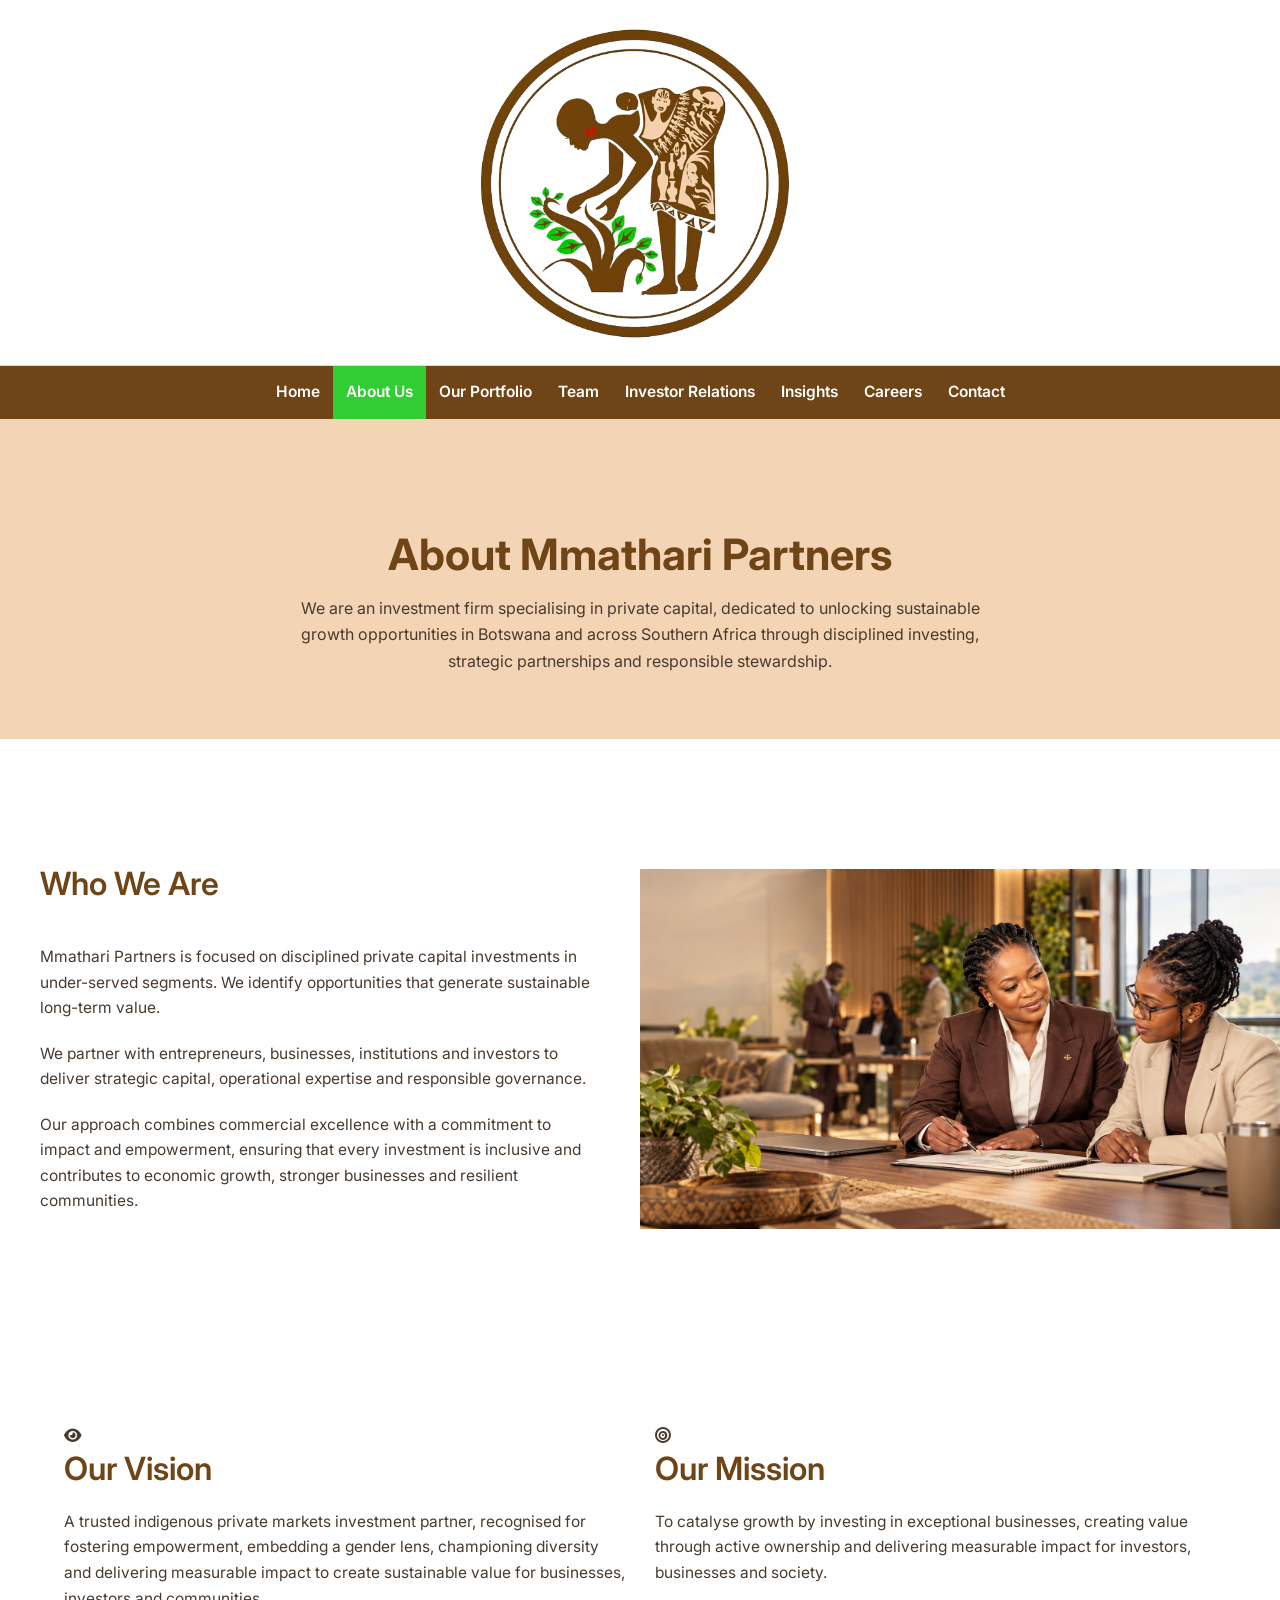
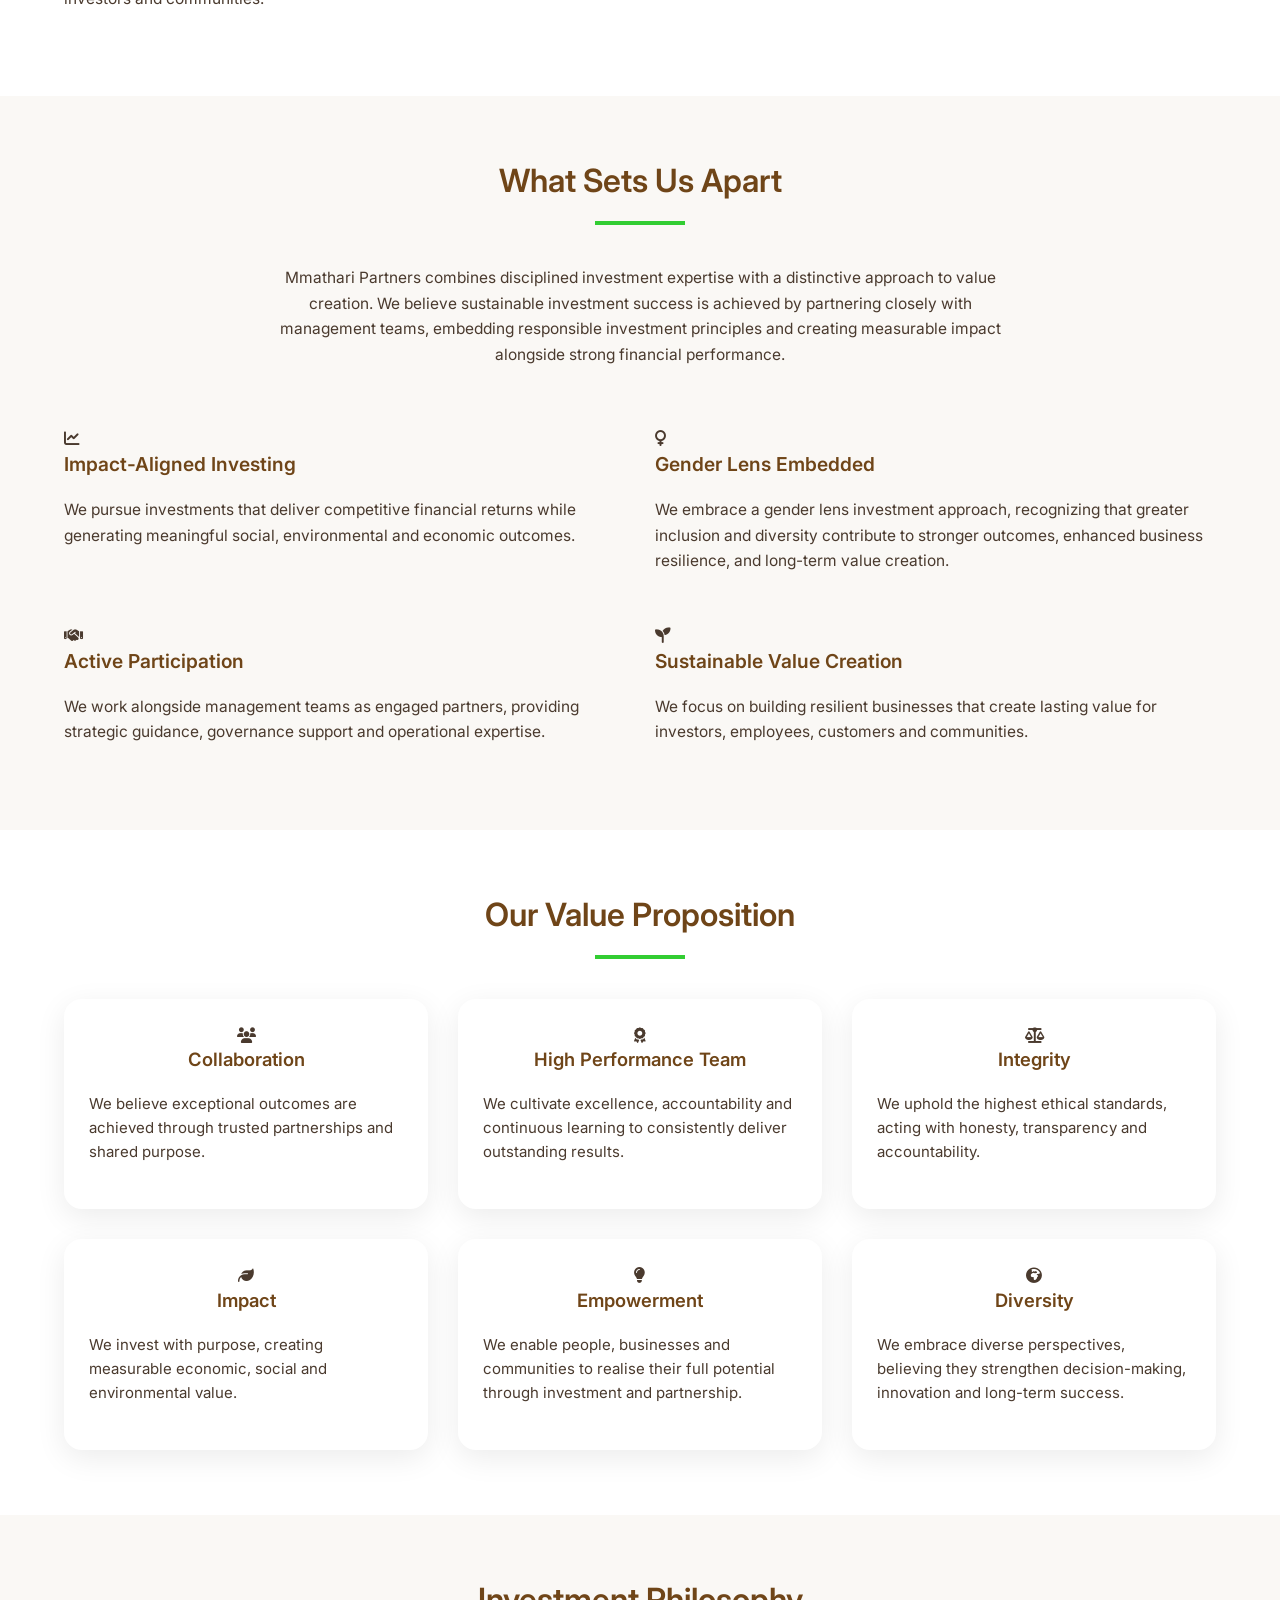
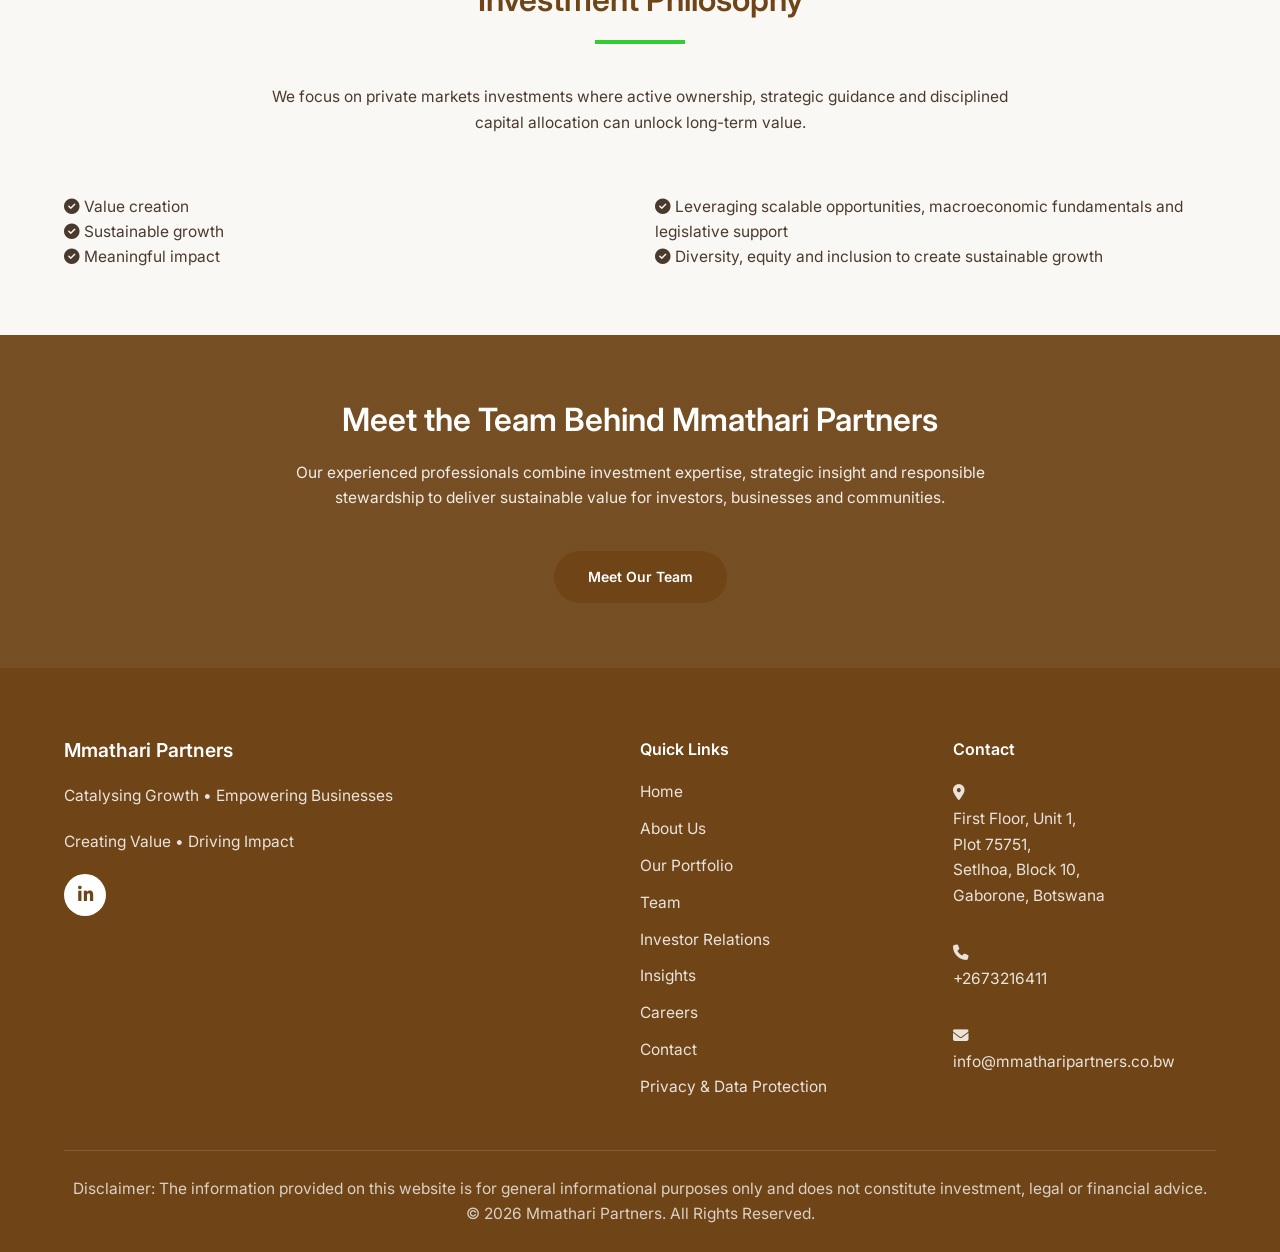
<file: about.html>
<!DOCTYPE html>

<html lang="en">

<head>

    <meta charset="UTF-8">

    <meta name="viewport" content="width=device-width, initial-scale=1.0">

    <title>About Us | Mmathari Partners</title>

    <meta name="description"

        content="Learn about Mmathari Partners, a Botswana-based private equity firm dedicated to catalysing sustainable growth, responsible investment and long-term value creation through strategic partnerships.">

<meta name="keywords" content="About Mmathari Partners, private equity Botswana, investment firm Botswana, women-owned private equity">

<meta name="author" content="Mmathari Partners">

<meta name="robots" content="index, follow">

<link rel="icon" type="image/png" href="images/logos/logo-icon.png">

    <!-- Google Fonts -->

    <link rel="preconnect" href="https://fonts.googleapis.com">

    <link rel="preconnect" href="https://fonts.gstatic.com" crossorigin>

    <link href="https://fonts.googleapis.com/css2?family=Inter:wght@300;400;500;600;700;800&display=swap"

        rel="stylesheet">

    <!-- Font Awesome -->

    <link rel="stylesheet"

        href="https://cdnjs.cloudflare.com/ajax/libs/font-awesome/6.5.2/css/all.min.css">

    <!-- Main CSS -->

    <link rel="stylesheet" href="css/style.css">

</head>

<body>

    <!-- ======================================

         HEADER

    ======================================= -->

    <header class="header">

        <div class="container">

            <img src="images/logos/logo-icon.png"

                 alt="Mmathari Partners Logo"

                 class="main-logo">

        </div>

    </header>

    <!-- ======================================

         NAVIGATION

    ======================================= -->
    <nav class="navbar">
        <div class="container">
<div class="menu-toggle">
<span></span>
<span></span>
<span></span>
</div>
            <ul class="nav-links">

                <li><a href="index.html">Home</a></li>

                <li><a href="about.html" class="active">About Us</a></li>
<li><a href="our-portfolio.html">Our Portfolio</a></li>

                <li><a href="team.html">Team</a></li>
     <li><a href="investor-relations.html">Investor Relations</a></li>

                <li><a href="insights.html">Insights</a></li>

                <li><a href="careers.html">Careers</a></li>

                <li><a href="contact.html">Contact</a>
</li>

            </ul>

        </div>

    </nav>
    <!-- ======================================

         PAGE HERO

    ======================================= -->
    <section class="page-hero">
        <div class="container">
            <h1>About Mmathari Partners</h1>
            <p>
                We are an investment firm specialising in private capital,

                dedicated to unlocking sustainable growth opportunities in

                Botswana and across Southern Africa through disciplined investing, strategic partnerships and responsible stewardship.
            </p>
        </div>
    </section>
    <!-- ======================================

         WHO WE ARE

    ======================================= -->

    <section class="about-section">
<div class="about-team-slideshow">
        <div class="about-team-slide active">
            <img src="images/about/about-0.jpg" alt="Mmathari Partners team">
        </div>
        <div class="about-team-slide">
            <img src="images/about/about-1.jpg" alt="Mmathari Partners team collaboration">
        </div>
        <div class="about-team-slide">
           <img src="images/about/about-2.jpg" alt="Mmathari Partners team">
        </div>
        <div class="about-team-slide">
            <img src="images/about/about-3.JPG" alt="Mmathari Partners collaboration">
        </div>
<div class="about-team-slide">
            <img src="images/about/about-4.JPG" alt="Mmathari Partners collaboration">
        </div>
<div class="about-team-slide">
            <img src="images/about/about-5.jpg" alt="Mmathari Partners collaboration">
        </div>
<div class="about-team-slide">
            <img src="images/about/about-6.jpg" alt="Mmathari Partners collaboration">
        </div>
    </div>
        <div class="container">

            <div class="about-grid">

                <div class="about-text">

                    <h2>Who We Are</h2>

                    <div class="divider-left"></div>

                    <p>

                        Mmathari Partners is focused on disciplined private capital investments in under-served segments. We identify opportunities that generate sustainable long-term value.

                    </p>

                    <p>

                        We partner with entrepreneurs, businesses,

                        institutions and investors to deliver strategic

                        capital, operational expertise and responsible

                        governance.

                    </p>

                    <p>

                        Our approach combines commercial excellence with a

                        commitment to impact and empowerment, ensuring that

                        every investment is inclusive and contributes to

                        economic growth, stronger businesses and resilient

                        communities.
                    </p>
                </div>
          </div>

    </section>

    <!-- ======================================

         VISION & MISSION

    ======================================= -->

    <section class="vision-mission">

        <div class="container">

            <div class="grid grid-2">

                <div class="info-card">

                    <i class="fas fa-eye"></i>

                    <h2>Our Vision</h2>

                    <p>

                        A trusted indigenous private markets investment

                        partner, recognised for fostering empowerment,

                        embedding a gender lens, championing diversity

                        and delivering measurable impact to create

                        sustainable value for businesses, investors

                        and communities.

                    </p>

                </div>

                <div class="info-card">

                    <i class="fas fa-bullseye"></i>

                    <h2>Our Mission</h2>

                    <p>

                        To catalyse growth by investing in exceptional

                        businesses, creating value through active

                        ownership and delivering measurable impact

                        for investors, businesses and society.

                    </p>

                </div>

            </div>

        </div>

    </section>
    <!-- ======================================
         WHAT SETS US APART
    ======================================= -->
    <section class="bg-light">
        <div class="container">
            <div class="text-center">
                <h2 class="section-title">
                    What Sets Us Apart
                </h2>
                <div class="divider"></div>
                <p class="section-subtitle">
                    Mmathari Partners combines disciplined investment
                    expertise with a distinctive approach to value
                    creation. We believe sustainable investment
                    success is achieved by partnering closely with
                    management teams, embedding responsible investment
                    principles and creating measurable impact alongside
                    strong financial performance.
                </p>
            </div>
            <div class="grid grid-2">
                <div class="info-card">
                    <i class="fas fa-chart-line"></i>
                    <h3>Impact-Aligned Investing</h3>
                    <p>
                        We pursue investments that deliver competitive
                        financial returns while generating meaningful
                        social, environmental and economic outcomes.
                    </p>
                </div>
                <div class="info-card">
                    <i class="fas fa-venus"></i>
                    <h3>Gender Lens Embedded</h3>
                    <p>
                       We embrace a gender lens investment approach, recognizing that greater inclusion and diversity contribute to stronger outcomes, enhanced business resilience, and long-term value creation.
                    </p>
                </div>
                <div class="info-card">
                    <i class="fas fa-handshake"></i>
                    <h3>Active Participation</h3>
                    <p>
                        We work alongside management teams as engaged
                        partners, providing strategic guidance,
                        governance support and operational expertise.
                    </p>
                </div>
                <div class="info-card">
                    <i class="fas fa-seedling"></i>
                    <h3>Sustainable Value Creation</h3>
                    <p>
                        We focus on building resilient businesses that
                        create lasting value for investors, employees,
                        customers and communities.
                    </p>
                </div>
            </div>
        </div>
    </section>
    <!-- ======================================
         OUR VALUE PROPOSOTION
    ======================================= -->
    <section class="values-section">
        <div class="container">
            <div class="text-center">
                <h2 class="section-title">
                    Our Value Proposition
                </h2>
                <div class="divider"></div>
            </div>
            <div class="grid grid-3">
                <div class="value-card">
                    <i class="fas fa-users"></i>
                    <h3>Collaboration</h3>
                    <p>
                        We believe exceptional outcomes are achieved
                        through trusted partnerships and shared purpose.
                    </p>
                </div>
                <div class="value-card">
                    <i class="fas fa-award"></i>
                    <h3>High Performance Team</h3>
                    <p>
                        We cultivate excellence, accountability and
                        continuous learning to consistently deliver
                        outstanding results.
                    </p>
                </div>
                <div class="value-card">
                    <i class="fas fa-scale-balanced"></i>
                    <h3>Integrity</h3>
                    <p>
                        We uphold the highest ethical standards,
                        acting with honesty, transparency and
                        accountability.
                    </p>
                </div>
                <div class="value-card">
                    <i class="fas fa-leaf"></i>
                    <h3>Impact</h3>
                    <p>
                        We invest with purpose, creating measurable
                        economic, social and environmental value.
                    </p>
                </div>
                <div class="value-card">
                    <i class="fas fa-lightbulb"></i>
                    <h3>Empowerment</h3>
                    <p>
                        We enable people, businesses and communities
                        to realise their full potential through
                        investment and partnership.
                    </p>
                </div>
                <div class="value-card">
                    <i class="fas fa-globe-africa"></i>
                    <h3>Diversity</h3>
                    <p>
                        We embrace diverse perspectives, believing
                        they strengthen decision-making, innovation
                        and long-term success.
                    </p>
                </div>
            </div>
        </div>
    </section>
    <!-- ======================================
         INVESTMENT PHILOSOPHY
    ======================================= -->
    <section class="bg-light">
        <div class="container">
            <div class="text-center">
                <h2 class="section-title">
                    Investment Philosophy
                </h2>
                <div class="divider"></div>
                <p class="section-subtitle">
                    We focus on private markets investments where
                    active ownership, strategic guidance and
                    disciplined capital allocation can unlock
                    long-term value.
                </p>
            </div>
            <div class="grid grid-2">
                <div class="info-card">
                    <ul class="check-list">
                        <li>
                            <i class="fas fa-check-circle"></i>
                            Value creation
                        </li>
                        <li>
                            <i class="fas fa-check-circle"></i>
                            Sustainable growth
                        </li>
                        <li>
                            <i class="fas fa-check-circle"></i>
                            Meaningful impact
                        </li>
                    </ul>
                </div>
                <div class="info-card">
                    <ul class="check-list">
                        <li>
                            <i class="fas fa-check-circle"></i>
                            Leveraging scalable opportunities,
                            macroeconomic fundamentals and
                            legislative support
                        </li>
                        <li>
                            <i class="fas fa-check-circle"></i>
                            Diversity, equity and inclusion to
                            create sustainable growth
                        </li>
                    </ul>
                </div>
            </div>
        </div>
    </section>
    <!-- ======================================
         LEADERSHIP CTA
    ======================================= -->
    <section class="cta">
        <div class="container">
            <h2>
                Meet the Team Behind Mmathari Partners
            </h2>
            <p>
                Our experienced professionals combine investment
                expertise, strategic insight and responsible
                stewardship to deliver sustainable value for
                investors, businesses and communities.
            </p>
            <a href="team.html"
               class="btn btn-primary">
                Meet Our Team
            </a>
        </div>
    </section>
    <!-- ======================================
         FOOTER
    ======================================= -->
    <footer class="footer">
        <div class="container">
            <div class="footer-grid">
                <div>
                    <h3>Mmathari Partners</h3>
                    <p>Catalysing Growth • Empowering Businesses</p>
                    <p>Creating Value • Driving Impact</p>
                    <div class="footer-social">
                        <a href="https://www.linkedin.com/company/135308155/"
                           target="_blank"
                           rel="noopener noreferrer"
                           aria-label="LinkedIn">
                            <i class="fab fa-linkedin-in"></i>
                        </a>
                    </div>
                </div>
                <div>
                    <h4>Quick Links</h4>
                    <div class="footer-links">
                        <a href="index.html">Home</a>
                        <a href="about.html">About Us</a>
<a href="our-portfolio.html">Our Portfolio</a>
                        <a href="team.html">Team</a>
                        <a href="investor-relations.html">Investor Relations</a>
                        <a href="insights.html">Insights</a>
                          <a href="careers.html">Careers</a>
                        <a href="contact.html">Contact</a>
                        <a href="privacy.html">Privacy &amp; Data Protection</a>
                    </div>
                </div>
                <div>
                    <h4>Contact</h4>
                    <div class="footer-links">
                        <p>
                            <i class="fas fa-map-marker-alt"></i><br>
                            First Floor, Unit 1,<br>
                            Plot 75751,<br>
                            Setlhoa, Block 10,<br>
                            Gaborone, Botswana
                        </p>
                        <p>
                            <i class="fas fa-phone"></i><br>
                          <a href="tel:+2673216411">
                            +2673216411
</a>
                        </p>
                        <p>
                            <i class="fas fa-envelope"></i><br>
                           <a href="mailto:info@mmatharipartners.co.bw">
                                info@mmatharipartners.co.bw
                            </a>
                        </p>
                    </div>
                </div>
            </div>
            <div class="footer-bottom">
                <p class="disclaimer">
                    Disclaimer: The information provided on this
                    website is for general informational purposes
                    only and does not constitute investment,
                    legal or financial advice.
                </p>
                <p>
                    &copy; 2026 Mmathari Partners.
                    All Rights Reserved.
                </p>
            </div>
        </div>
    </footer>
    <script src="js/script.js"></script>
</body>
</html>
</file>
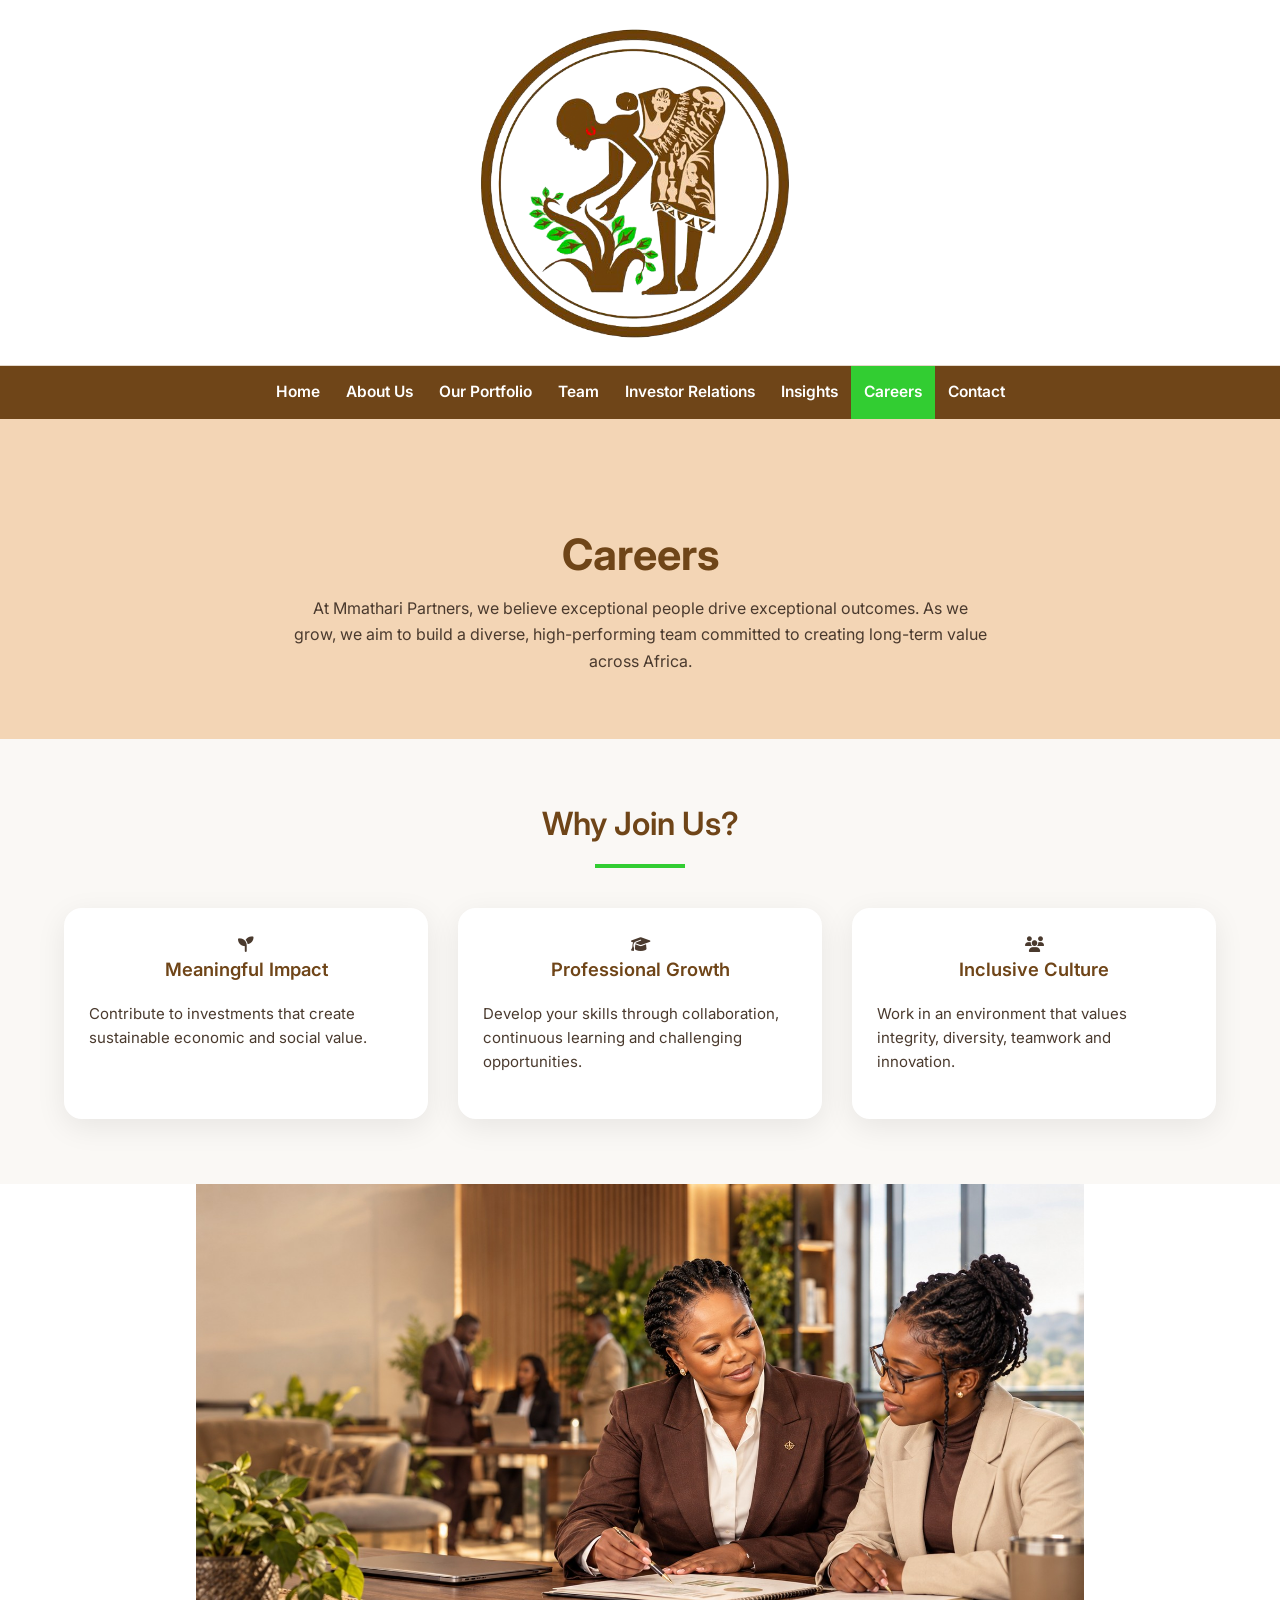
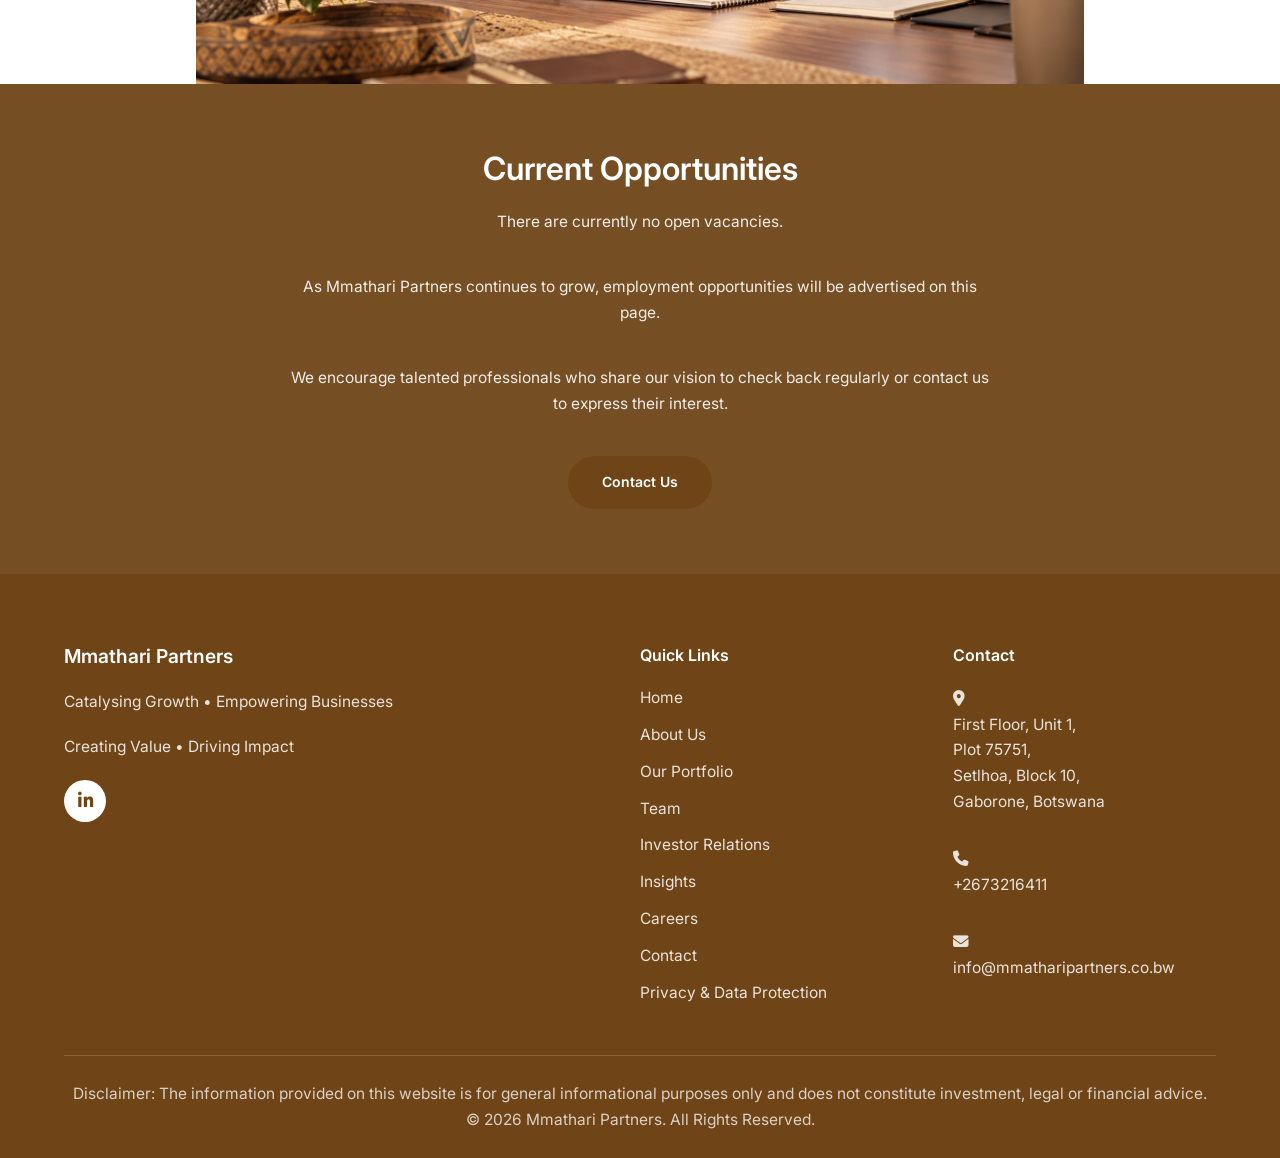
<file: careers.html>
<!DOCTYPE html>
<html lang="en">
<head>
    <meta charset="UTF-8">
    <meta name="viewport"
          content="width=device-width, initial-scale=1.0">
    <title>Careers | Mmathari Partners</title>
    <meta name="description"
          content="Explore career opportunities at Mmathari Partners and join a team committed to, excellence, innovation, responsible investing and long-term value creation.">

<meta name="keywords" content="Mmathari Partners careers, private equity jobs Botswana, finance careers, investment careers Botswana">

<meta name="author" content="Mmathari Partners">

<meta name="robots" content="index, follow">

<link rel="icon" type="image/png" href="images/logos/logo-icon.png">

    <!-- Google Fonts -->
    <link rel="preconnect"
          href="https://fonts.googleapis.com">
    <link rel="preconnect"
          href="https://fonts.gstatic.com"
          crossorigin>
    <link href="https://fonts.googleapis.com/css2?family=Inter:wght@300;400;500;600;700;800&display=swap"
          rel="stylesheet">
    <!-- Font Awesome -->
    <link rel="stylesheet"
          href="https://cdnjs.cloudflare.com/ajax/libs/font-awesome/6.5.2/css/all.min.css">
    <!-- Main CSS -->
    <link rel="stylesheet"
          href="css/style.css">
</head>
<body>
    <!-- ======================================
         HEADER
    ======================================= -->
    <header class="header">
        <div class="container">
            <img src="images/logos/logo-icon.png"
                 alt="Mmathari Partners Logo"
                 class="main-logo">
        </div>
    </header>
    <!-- ======================================
         NAVIGATION
    ======================================= -->
    <nav class="navbar">
        <div class="container">
<div class="menu-toggle">
<span></span>
<span></span>
<span></span>
</div>
            <ul class="nav-links">
                <li><a href="index.html">Home</a></li>
                <li><a href="about.html">About Us</a></li>
<li><a href="our-portfolio.html">Our Portfolio</a></li>
                <li><a href="team.html">Team</a></li>
                <li><a href="investor-relations.html">Investor Relations</a></li>
                <li><a href="insights.html">Insights</a></li>
                <li><a href="careers.html" class="active">Careers</a></li>
                <li><a href="contact.html">Contact</a>
</li>
            </ul>
        </div>
    </nav>
    <!-- ======================================
         PAGE HERO
    ======================================= -->
    <section class="page-hero">
        <div class="container">
            <h1>Careers</h1>
            <p>
                At Mmathari Partners, we believe exceptional
                people drive exceptional outcomes.
                As we grow, we aim to build a diverse,
                high-performing team committed to creating
                long-term value across Africa.
            </p>
        </div>
    </section>
    <!-- ======================================
         WHY JOIN US?
    ======================================= -->
    <section class="team-section">
        <div class="container">
            <div class="text-center">
                <h2 class="section-title">
                    Why Join Us?
                </h2>
                <div class="divider"></div>
            </div>
            <div class="grid grid-3">
                <div class="value-card">
                    <i class="fas fa-seedling"></i>
                    <h3>Meaningful Impact</h3>
                    <p>
                        Contribute to investments
                        that create sustainable
                        economic and social value.
                    </p>
                </div>
                <div class="value-card">
                    <i class="fas fa-graduation-cap"></i>
                    <h3>Professional Growth</h3>
                    <p>
                        Develop your skills through
                        collaboration, continuous
                        learning and challenging
                        opportunities.
                    </p>
                </div>
                <div class="value-card">
                    <i class="fas fa-users"></i>
                    <h3>Inclusive Culture</h3>
                    <p>
                        Work in an environment
                        that values integrity,
                        diversity, teamwork
                        and innovation.
                    </p>
                </div>
            </div>
        </div>
    </section>
<!-- ======================================



     CAREERS PHOTO SLIDESHOW



======================================= -->
<section class="careers-slideshow">
    <div class="careers-slide active">
        <img src="images/careers/careers-0.jpg"
             alt="Mmathari Partners team at work">
    </div>
    <div class="careers-slide">
        <img src="images/careers/careers-1.jpg"
             alt="Mmathari Partners team at work">
    </div>
    <div class="careers-slide">
        <img src="images/careers/careers-2.jpg"
             alt="Mmathari Partners team at work">
    </div>
    <div class="careers-slide">
        <img src="images/careers/careers-3.jpg"
             alt="Mmathari Partners team at work">
    </div>
    <div class="careers-slide">
        <img src="images/careers/careers-4.jpg"
             alt="Mmathari Partners team at work">
    </div>
    <div class="careers-slide">
        <img src="images/careers/careers-5.jpg"
             alt="Mmathari Partners team at work">
    </div>
    <div class="careers-slide">
        <img src="images/careers/careers-6.jpg"
             alt="Mmathari Partners team at work">
    </div>
</section>
    <!-- ======================================
         CURRENT OPPORTUNITIES
    ======================================= -->
    <section class="cta">
        <div class="container">
            <h2>
                Current Opportunities
            </h2>
            <p>
                There are currently no open vacancies.
            </p>
            <p>
                As Mmathari Partners continues to grow,
                employment opportunities will be
                advertised on this page.
            </p>
            <p>
                We encourage talented professionals
                who share our vision to check back
                regularly or contact us to express
                their interest.
            </p>
            <a href="contact.html"
               class="btn btn-primary">
                Contact Us
            </a>
        </div>
    </section>
    <!-- ======================================
         FOOTER
    ======================================= -->
    <footer class="footer">
        <div class="container">
            <div class="footer-grid">
                <div>
                    <h3>Mmathari Partners</h3>
                    <p>Catalysing Growth • Empowering Businesses</p>
                    <p>Creating Value • Driving Impact</p>
                    <div class="footer-social">
                        <a href="https://www.linkedin.com/company/135308155/"
                           target="_blank"
                           rel="noopener noreferrer"
                           aria-label="LinkedIn">
                            <i class="fab fa-linkedin-in"></i>
                        </a>
                    </div>
                </div>
                <div>
                    <h4>Quick Links</h4>
                    <div class="footer-links">
                        <a href="index.html">Home</a>
                        <a href="about.html">About Us</a>
<a href="our-portfolio.html">Our Portfolio</a>
                        <a href="team.html">Team</a>
                       <a href="investor-relations.html">Investor Relations</a>
                        <a href="insights.html">Insights</a>
                        <a href="careers.html">Careers</a>
                        <a href="contact.html">Contact</a>
                        <a href="privacy.html">Privacy &amp; Data Protection</a>
                    </div>
                </div>
                <div>
                    <h4>Contact</h4>
                    <div class="footer-links">
                        <p>

                            <i class="fas fa-map-marker-alt"></i><br>
                            First Floor, Unit 1,<br>
                            Plot 75751,<br>
                            Setlhoa, Block 10,<br>
                            Gaborone, Botswana
                        </p>
                        <p>
                            <i class="fas fa-phone"></i><br>
                                                    <a href="tel:+2673216411">
                            +2673216411
</a>
                        </p>
                        <p>
                            <i class="fas fa-envelope"></i><br>
                          <a href="mailto:info@mmatharipartners.co.bw">
                                info@mmatharipartners.co.bw
                            </a>
                        </p>
                    </div>
                </div>
            </div>
            <div class="footer-bottom">
                <p class="disclaimer">
                    Disclaimer: The information provided on this
                    website is for general informational purposes
                    only and does not constitute investment,
                    legal or financial advice.
                </p>
                <p>
                    &copy; 2026 Mmathari Partners.
                    All Rights Reserved.
                </p>
            </div>
        </div>
    </footer>
    <script src="js/script.js"></script>
</body>
</html>
</file>
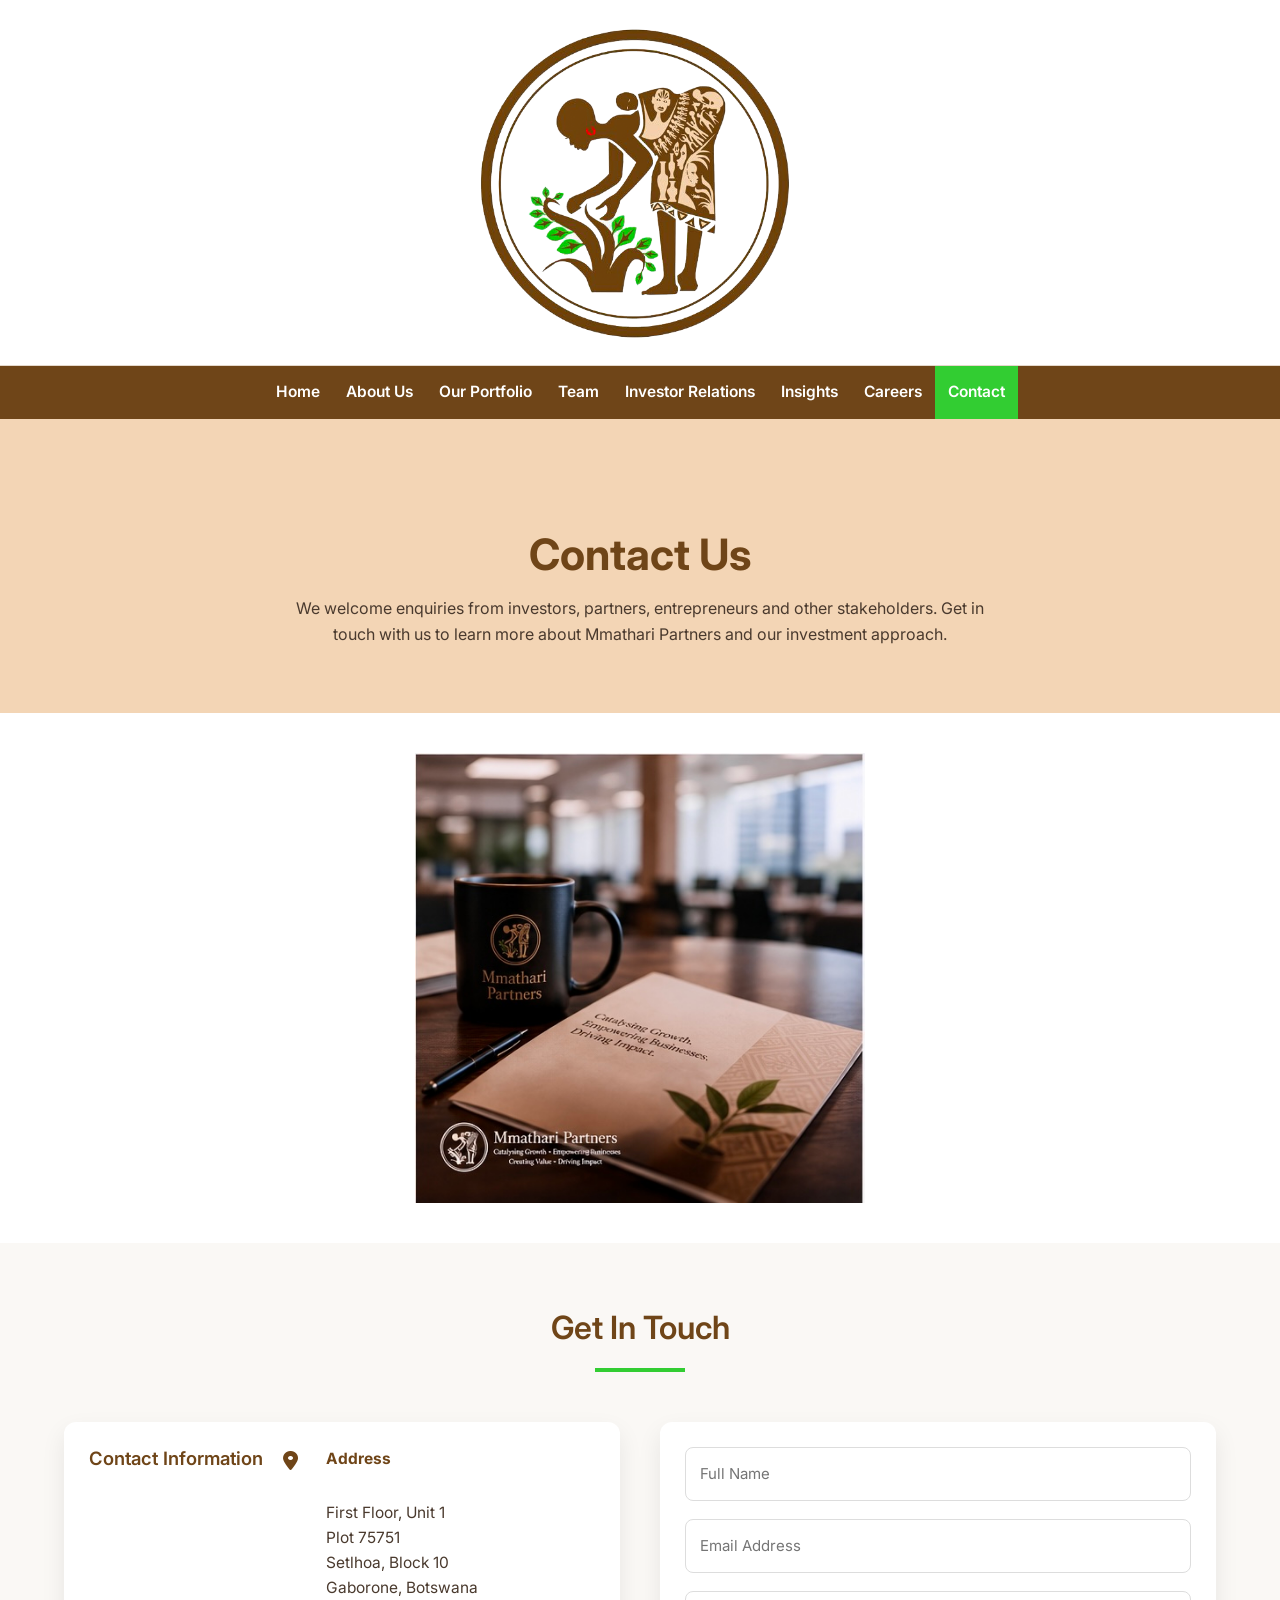
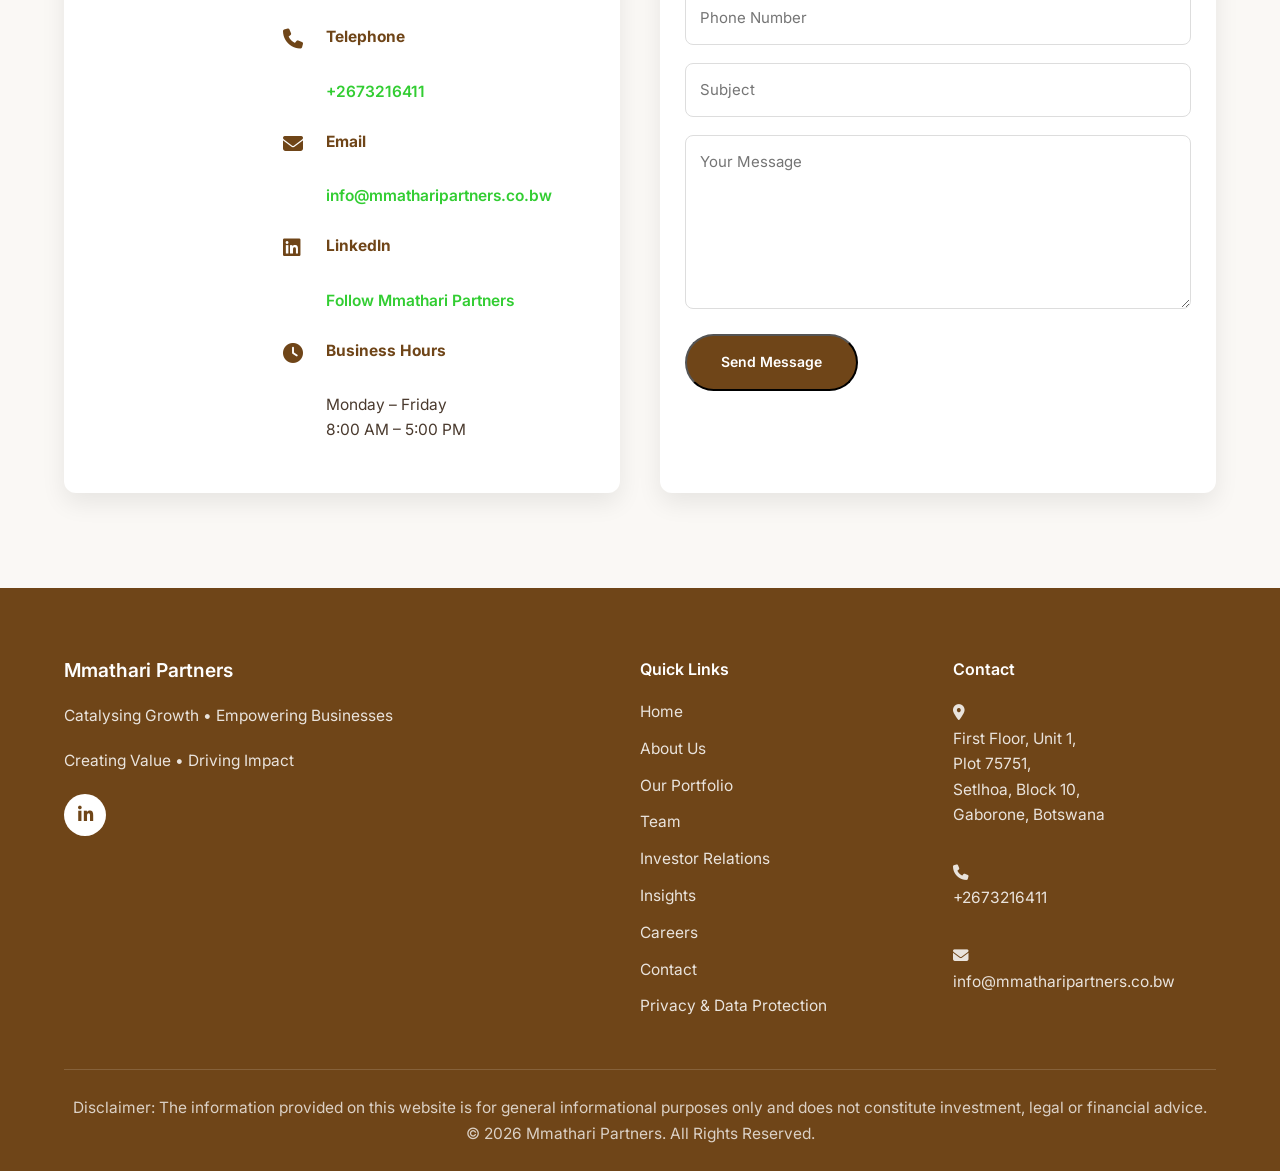
<file: contact.html>
<!DOCTYPE html>
<html lang="en">
<head>
    <meta charset="UTF-8">
    <meta name="viewport"
          content="width=device-width, initial-scale=1.0">
    <title>Contact | Mmathari Partners</title>
    <meta name="description"
          content="Contact Mmathari Partners to learn more about our investment approach, partnerships and business opportunities across Botswana and Africa.">

<meta name="keywords" content="Mmathari Partners contact, private equity Botswana, Botswana investment firm, strategic partnerships, contact private equity">

<meta name="author" content="Mmathari Partners">

<meta name="robots" content="index, follow">

<link rel="icon" type="image/png" href="images/logos/logo-icon.png">

    <!-- Google Fonts -->
    <link rel="preconnect"
          href="https://fonts.googleapis.com">
    <link rel="preconnect"
          href="https://fonts.gstatic.com"
          crossorigin>
    <link href="https://fonts.googleapis.com/css2?family=Inter:wght@300;400;500;600;700;800&display=swap"
          rel="stylesheet">
    <!-- Font Awesome -->
    <link rel="stylesheet"
          href="https://cdnjs.cloudflare.com/ajax/libs/font-awesome/6.5.2/css/all.min.css">
    <!-- Main CSS -->
    <link rel="stylesheet"
          href="css/style.css">
</head>
<body>
    <!-- ======================================
         HEADER
    ======================================= -->
    <header class="header">
        <div class="container">
            <img src="images/logos/logo-icon.png"
                 alt="Mmathari Partners Logo"
                 class="main-logo">
        </div>
    </header>
    <!-- ======================================
         NAVIGATION
    ======================================= -->
    <nav class="navbar">
        <div class="container">
<div class="menu-toggle">
<span></span>
<span></span>
<span></span>
</div>
            <ul class="nav-links">
                <li><a href="index.html">Home</a></li>
                <li><a href="about.html">About Us</a></li>
<li><a href="our-portfolio.html">Our Portfolio</a></li>
                <li><a href="team.html">Team</a></li>
                <li><a href="investor-relations.html">Investor Relations</a></li>
                <li><a href="insights.html">Insights</a></li>
                <li><a href="careers.html">Careers</a></li>
                <li><a href="contact.html" class="active">Contact</a></li>
            </ul>
        </div>
    </nav>
    <!-- ======================================
         PAGE HERO
    ======================================= -->
    <section class="page-hero">
        <div class="container">
            <h1>Contact Us</h1>
            <p>
                We welcome enquiries from investors,
                partners, entrepreneurs and other
                stakeholders.
                Get in touch with us to learn more
                about Mmathari Partners and our
                investment approach.
            </p>
        </div>
    </section>
     <!-- ======================================

         CONTACT PHOTO

    ======================================= -->

    <section class="contact-photo-section">

        <div class="contact-photo">

            <img src="images/contact/contact-1.jpg"

                 alt="Mmathari Partners team and collaboration">
        </div>
    </section>
       <!-- ======================================
         GET IN TOUCH
    ======================================= -->
    <section class="team-section">
        <div class="container">
            <div class="text-center">
                <h2 class="section-title">
                    Get In Touch
                </h2>
                <div class="divider"></div>
            </div>
            <div class="contact-grid">
                <!-- Contact Information -->
                <div class="contact-card">
                    <h3>Contact Information</h3>
<ul class="contact-list">
    <li>
        <i class="fas fa-map-marker-alt"></i>
        <div>
            <strong>Address</strong><br>
            First Floor, Unit 1<br>
            Plot 75751<br>
            Setlhoa, Block 10<br>
            Gaborone, Botswana
        </div>
    </li>
    <li>
        <i class="fas fa-phone"></i>
        <div>
            <strong>Telephone</strong><br>
                            <a href="tel:+2673216411">
                            +2673216411
</a>
        </div>
    </li>
    <li>
        <i class="fas fa-envelope"></i>
        <div>
            <strong>Email</strong><br>
             <a href="mailto:info@mmatharipartners.co.bw">
                                info@mmatharipartners.co.bw
            </a>
        </div>
    </li>
    <li>
        <i class="fab fa-linkedin"></i>
        <div>
            <strong>LinkedIn</strong><br>
            <a href="https://www.linkedin.com/company/135308155/" target="_blank">
                Follow Mmathari Partners
            </a>
        </div>
    </li>
    <li>
        <i class="fas fa-clock"></i>
        <div>
            <strong>Business Hours</strong><br>
            Monday – Friday<br>
            8:00 AM – 5:00 PM
        </div>
    </li>
</ul>
                   
                </div>
                <!-- Contact Form -->
                <div class="contact-card">
                    <form>
                        <input type="text"
                               name="fullname"
                               placeholder="Full Name"
                               required>
                        <input type="email"
                               name="email"
                               placeholder="Email Address"
                               required>
                        <input type="text"
                               name="phone"
                               placeholder="Phone Number">
                        <input type="text"
                               name="subject"
                               placeholder="Subject">
                        <textarea
                            name="message"
                            placeholder="Your Message"
                            rows="6"
                            required></textarea>
                        <button type="submit" class="btn btn-primary">
                            Send Message
                        </button>
                    </form>
                </div>
            </div>
        </div>
    </section>
    <!-- ======================================
         FOOTER
    ======================================= -->
    <footer class="footer">
        <div class="container">
            <div class="footer-grid">
                <div>
                    <h3>Mmathari Partners</h3>
                    <p>Catalysing Growth • Empowering Businesses</p>
                    <p>Creating Value • Driving Impact</p>
                    <div class="footer-social">
                        <a href="https://www.linkedin.com/company/135308155/"
                           target="_blank"
                           rel="noopener noreferrer"
                           aria-label="LinkedIn">
                            <i class="fab fa-linkedin-in"></i>
                        </a>
                    </div>
                </div>
                <div>
                    <h4>Quick Links</h4>
                    <div class="footer-links">
                        <a href="index.html">Home</a>
                        <a href="about.html">About Us</a>
<a href="our-portfolio.html">Our Portfolio</a>
                        <a href="team.html">Team</a>
                      <a href="investor-relations.html">Investor Relations</a>
                        <a href="insights.html">Insights</a>
                        <a href="careers.html">Careers</a>
                        <a href="contact.html">Contact</a>
                        <a href="privacy.html">Privacy &amp; Data Protection</a>
</div>
                </div>
                <div>
                    <h4>Contact</h4>
                    <div class="footer-links">
                        <p>
                            <i class="fas fa-map-marker-alt"></i><br>
                            First Floor, Unit 1,<br>
                            Plot 75751,<br>
                            Setlhoa, Block 10,<br>
                            Gaborone, Botswana
                        </p>
                        <p>
                            <i class="fas fa-phone"></i><br>
                                                    <a href="tel:+2673216411">
                            +2673216411
</a>
                        </p>
                        <p>
                            <i class="fas fa-envelope"></i><br>
                          <a href="mailto:info@mmatharipartners.co.bw">
                                info@mmatharipartners.co.bw
                            </a>
                        </p>
                    </div>
                </div>
            </div>
            <div class="footer-bottom">
                <p class="disclaimer">
                    Disclaimer: The information provided on this
                    website is for general informational purposes
                    only and does not constitute investment,
                    legal or financial advice.
                </p>
                <p>
                    &copy; 2026 Mmathari Partners.
                    All Rights Reserved.
                </p>
            </div>
        </div>
    </footer>
    <script src="js/script.js"></script>
</body>
</html>
</file>
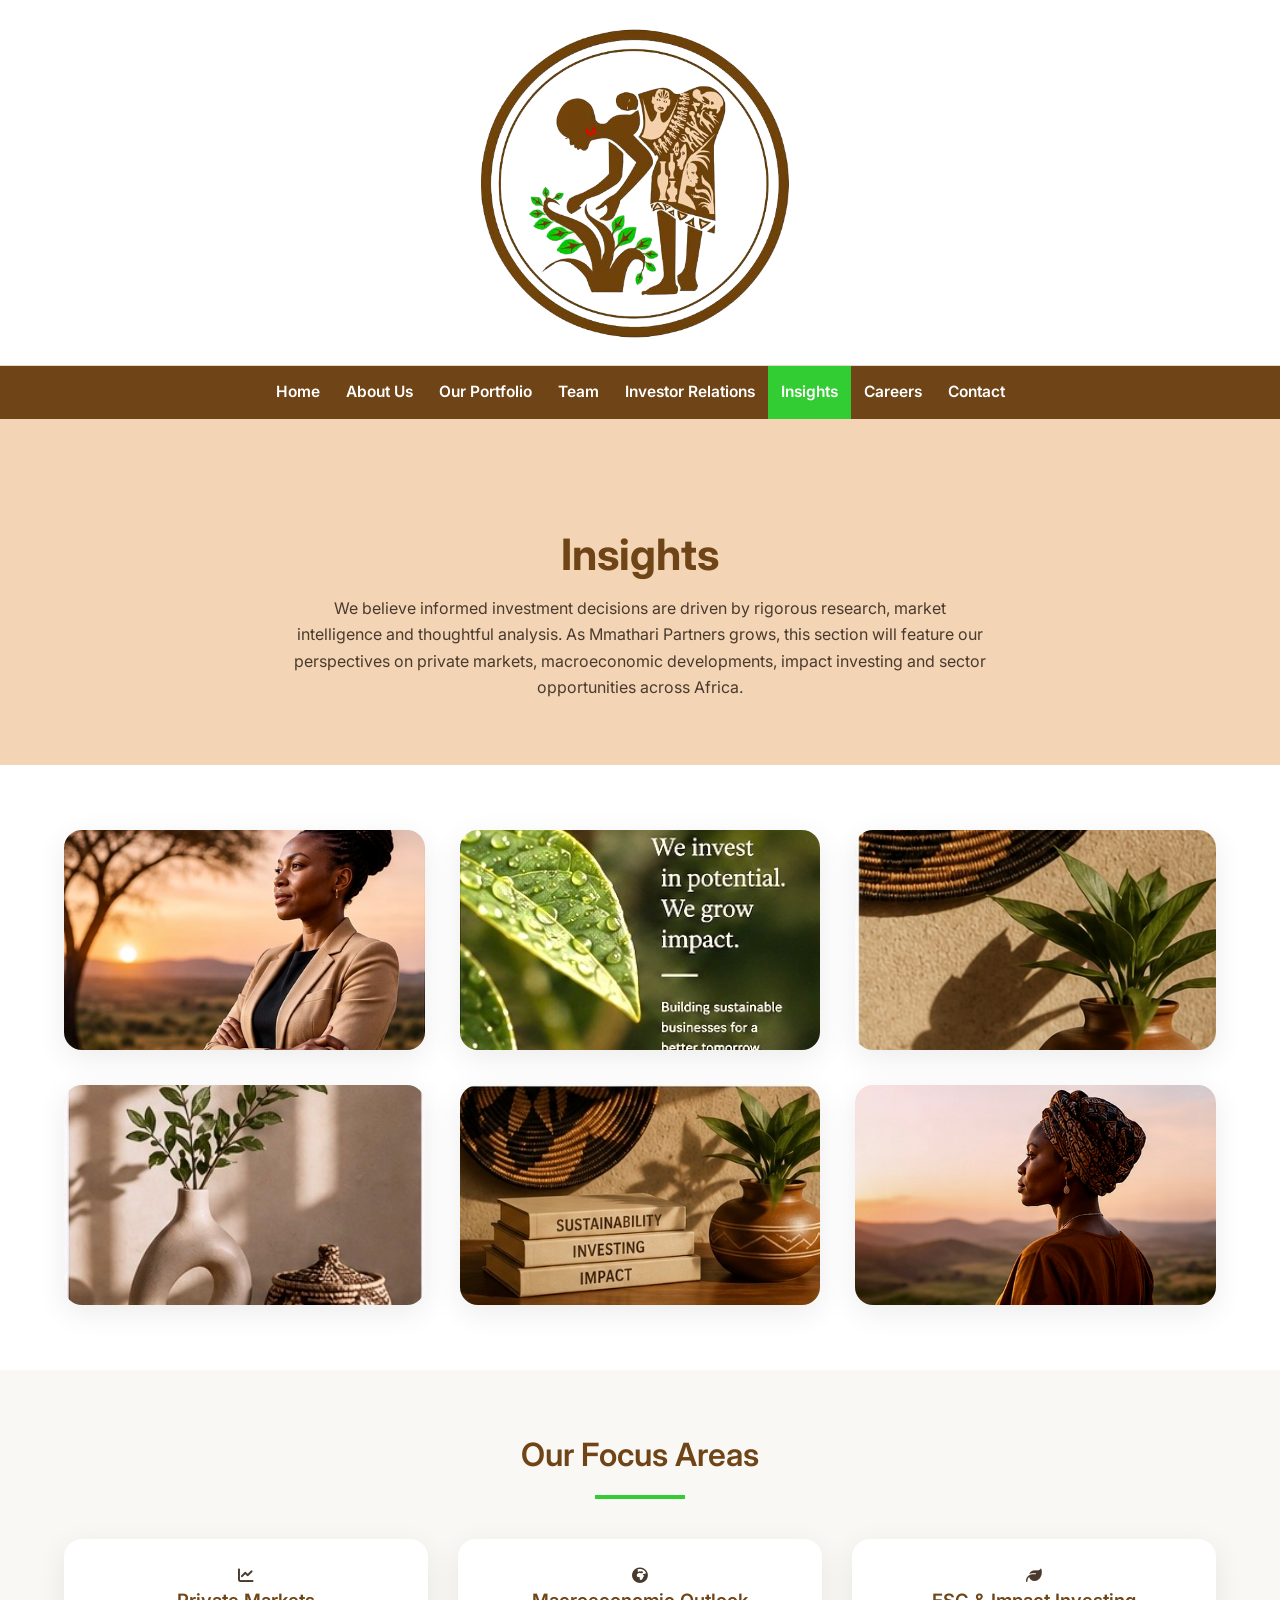
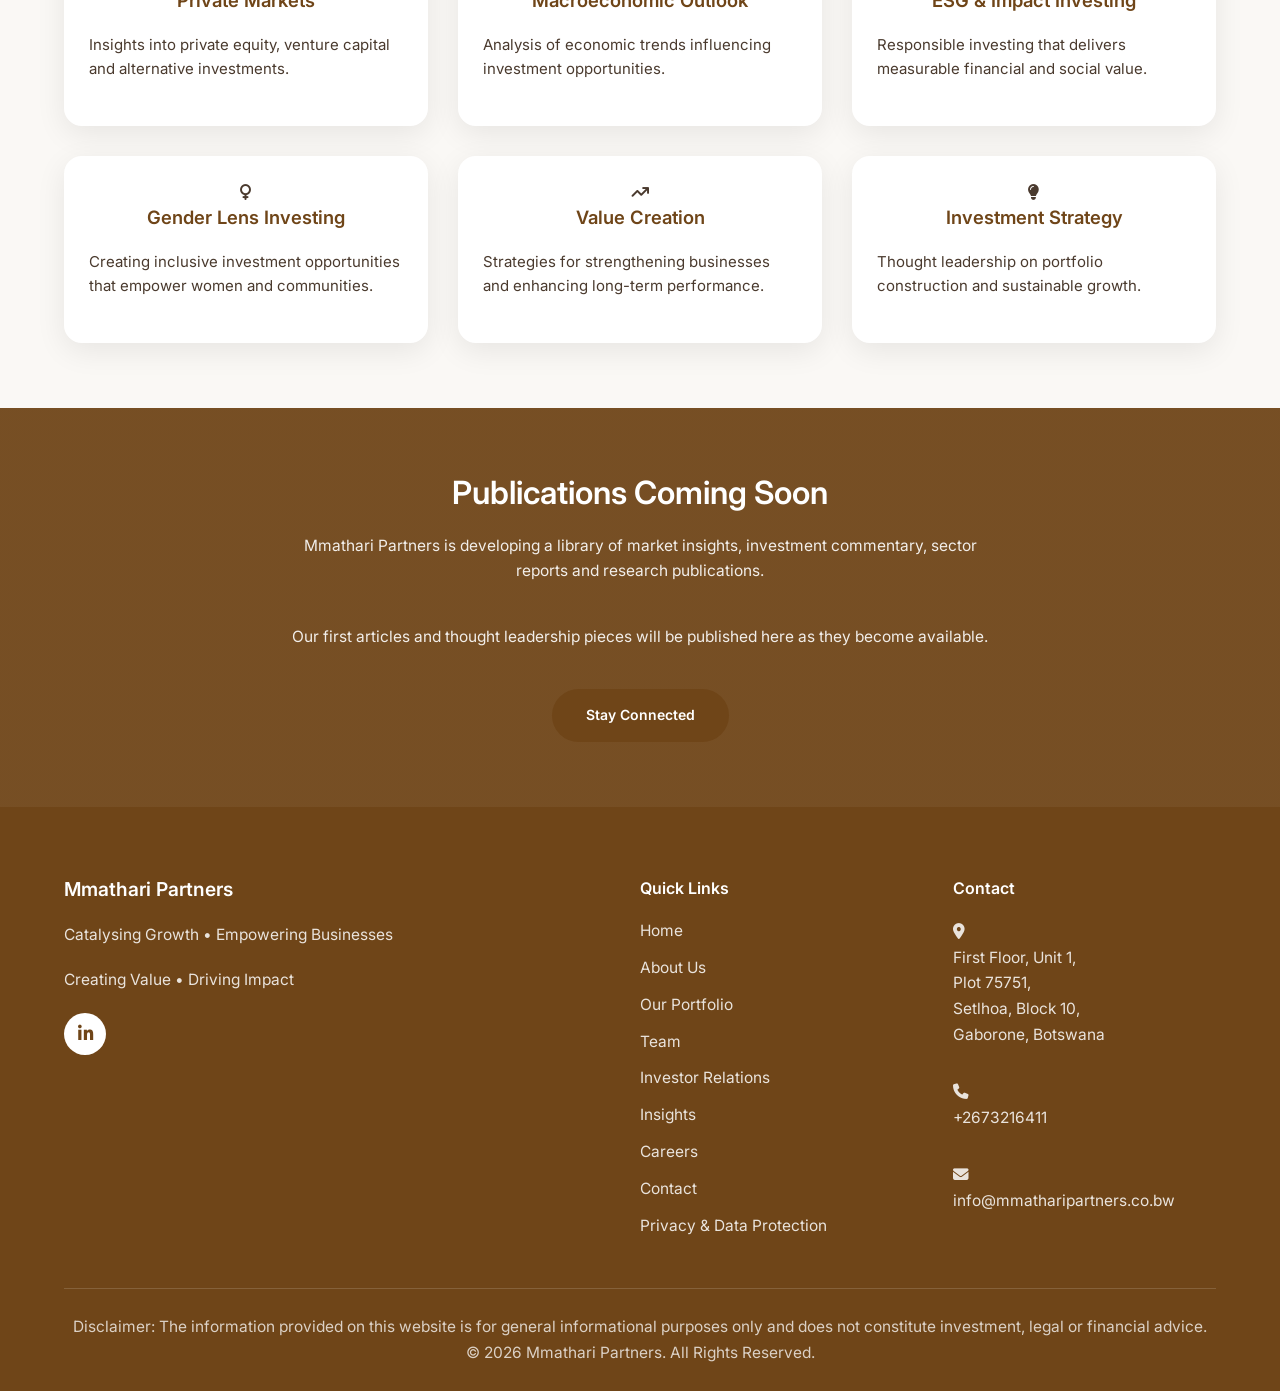
<file: insights.html>
<!DOCTYPE html>
<html lang="en">
<head>
    <meta charset="UTF-8">
    <meta name="viewport"
          content="width=device-width, initial-scale=1.0">
    <title>Insights | Mmathari Partners</title>
    <meta name="description"
          content="Explore the latest news, market insights and thought leadership from Mmathari Partners on private markets, macroeconomic trends, ESG, impact investing and value creation in Botswana and across Africa.">

<meta name="keywords" content="Mmathari Partners insights, private equity insights, Botswana private equity, investment news, market insights, Africa investments">

<meta name="author" content="Mmathari Partners">

<meta name="robots" content="index, follow">

<link rel="icon" type="image/png" href="images/logos/logo-icon.png">


    <!-- Google Fonts -->
    <link rel="preconnect"
          href="https://fonts.googleapis.com">
    <link rel="preconnect"
          href="https://fonts.gstatic.com"
          crossorigin>
    <link href="https://fonts.googleapis.com/css2?family=Inter:wght@300;400;500;600;700;800&display=swap"
          rel="stylesheet">
    <!-- Font Awesome -->
    <link rel="stylesheet"
          href="https://cdnjs.cloudflare.com/ajax/libs/font-awesome/6.5.2/css/all.min.css">
    <!-- Main CSS -->
    <link rel="stylesheet"
          href="css/style.css">
</head>
<body>
    <!-- ======================================
         HEADER
    ======================================= -->
    <header class="header">
        <div class="container">
            <img src="images/logos/logo-icon.png"
                 alt="Mmathari Partners Logo"
                 class="main-logo">
        </div>
    </header>
    <!-- ======================================
         NAVIGATION
    ======================================= -->
    <nav class="navbar">
        <div class="container">
<div class="menu-toggle">
<span></span>
<span></span>
<span></span>
</div>
            <ul class="nav-links">
                <li><a href="index.html">Home</a></li>
                <li><a href="about.html">About Us</a></li>
<li><a href="our-portfolio.html">Our Portfolio</a></li>
                <li><a href="team.html">Team</a></li>
                <li><a href="investor-relations.html">Investor Relations</a></li>
                <li><a href="insights.html" class="active">Insights</a></li>
                <li><a href="careers.html">Careers</a></li>
                <li><a href="contact.html">Contact</a>
</li>
            </ul>
        </div>
    </nav>
    <!-- ======================================
         PAGE HERO
    ======================================= -->
    <section class="page-hero">
        <div class="container">
            <h1>Insights</h1>
            <p>
                We believe informed investment decisions
                are driven by rigorous research,
                market intelligence and thoughtful
                analysis.
                As Mmathari Partners grows,
                this section will feature our
                perspectives on private markets,
                macroeconomic developments,
                impact investing and sector
                opportunities across Africa.
            </p>
        </div>
    </section>
    <!-- ======================================
         INSIGHTS IMAGE
    ======================================= -->
<section class="insights-section">

    <div class="container">

        <div class="insight-grid">

            <div class="insight-card">

                <div class="insight-image">

                    <img src="images/insights/insights.jpg" alt="Insight 1">

                </div>

            </div>

            <div class="insight-card">

                <div class="insight-image">

                    <img src="images/insights/insights2.jpg" alt="Insight 2">

                </div>

            </div>

            <div class="insight-card">

                <div class="insight-image">

                    <img src="images/insights/insights3.jpg" alt="Insight 3">

                </div>

            </div>

            <div class="insight-card">

                <div class="insight-image">

                    <img src="images/insights/insights4.jpg" alt="Insight 4">

                </div>

            </div>

            <div class="insight-card">

                <div class="insight-image">

                    <img src="images/insights/insights5.jpg" alt="Insight 5">

                </div>

            </div>

            <div class="insight-card">

                <div class="insight-image">

                    <img src="images/insights/insights6.jpg" alt="Insight 6">

                </div>

            </div>

        </div>

    </div>

</section>
    <!-- ======================================
         OUR FOCUS AREAS
    ======================================= -->
    <section class="team-section">
        <div class="container">
            <div class="text-center">
                <h2 class="section-title">
                    Our Focus Areas
                </h2>
                <div class="divider"></div>
            </div>
            <div class="grid grid-3">
                <div class="value-card">
                    <i class="fas fa-chart-line"></i>
                    <h3>Private Markets</h3>
                    <p>
                        Insights into private equity,
                        venture capital and
                        alternative investments.
                    </p>
                </div>
                <div class="value-card">
                    <i class="fas fa-globe-africa"></i>
                    <h3>Macroeconomic Outlook</h3>
                    <p>
                        Analysis of economic trends
                        influencing investment
                        opportunities.
                    </p>
                </div>
                <div class="value-card">
                    <i class="fas fa-leaf"></i>
                    <h3>ESG & Impact Investing</h3>
                    <p>
                        Responsible investing that
                        delivers measurable financial
                        and social value.
                    </p>
                </div>
                <div class="value-card">
                    <i class="fas fa-venus"></i>
                    <h3>Gender Lens Investing</h3>
                    <p>
                        Creating inclusive investment
                        opportunities that empower
                        women and communities.
                    </p>
                </div>
                <div class="value-card">
                    <i class="fas fa-arrow-trend-up"></i>
                    <h3>Value Creation</h3>
                    <p>
                        Strategies for strengthening
                        businesses and enhancing
                        long-term performance.
                    </p>
                </div>
                <div class="value-card">
                    <i class="fas fa-lightbulb"></i>
                    <h3>Investment Strategy</h3>
                    <p>
                        Thought leadership on
                        portfolio construction and
                        sustainable growth.
                    </p>
                </div>
            </div>
        </div>
    </section>
<!-- ======================================
         PUBLICATIONS COMING SOON
    ======================================= -->
    <section class="cta">
        <div class="container">
            <h2>
                Publications Coming Soon
            </h2>
            <p>
                Mmathari Partners is developing a
                library of market insights,
                investment commentary,
                sector reports and research
                publications.
            </p>
            <p>
                Our first articles and thought
                leadership pieces will be
                published here as they become
                available.
            </p>
            <a href="contact.html"
               class="btn btn-primary">
                Stay Connected
            </a>
        </div>
    </section>
    <!-- ======================================
         FOOTER
    ======================================= -->
    <footer class="footer">
        <div class="container">
            <div class="footer-grid">
                <div>
                    <h3>Mmathari Partners</h3>
                    <p>Catalysing Growth • Empowering Businesses</p>
                    <p>Creating Value • Driving Impact</p>
                    <div class="footer-social">
                        <a href="https://www.linkedin.com/company/135308155/"
                           target="_blank"
                           rel="noopener noreferrer"
                           aria-label="LinkedIn">
                            <i class="fab fa-linkedin-in"></i>
                        </a>
                    </div>
                </div>
                <div>
                    <h4>Quick Links</h4>
                    <div class="footer-links">
                        <a href="index.html">Home</a>
                        <a href="about.html">About Us</a>
<a href="our-portfolio.html">Our Portfolio</a>
                        <a href="team.html">Team</a>
                        <a href="investor-relations.html">Investor Relations</a>
                        <a href="insights.html">Insights</a>
                        <a href="careers.html">Careers</a>
                        <a href="contact.html">Contact</a>
                        <a href="privacy.html">Privacy &amp; Data Protection</a>
                    </div>
                </div>
                <div>
                    <h4>Contact</h4>
                    <div class="footer-links">
                        <p>
                            <i class="fas fa-map-marker-alt"></i><br>
                            First Floor, Unit 1,<br>
                            Plot 75751,<br>
                            Setlhoa, Block 10,<br>
                            Gaborone, Botswana
                        </p>
                        <p>
                            <i class="fas fa-phone"></i><br>
                                                    <a href="tel:+2673216411">
                            +2673216411
</a>
                        </p>
                        <p>
                            <i class="fas fa-envelope"></i><br>
                            <a href="mailto:info@mmatharipartners.co.bw">
                                info@mmatharipartners.co.bw
                            </a>
                        </p>
                    </div>
                </div>
            </div>
            <div class="footer-bottom">
                <p class="disclaimer">
                    Disclaimer: The information provided on this
                    website is for general informational purposes
                    only and does not constitute investment,
                    legal or financial advice.
                </p>
                <p>
                    &copy; 2026 Mmathari Partners.
                    All Rights Reserved.
                </p>
            </div>
        </div>
    </footer>
    <script src="js/script.js"></script>
</body>
</html>
</file>
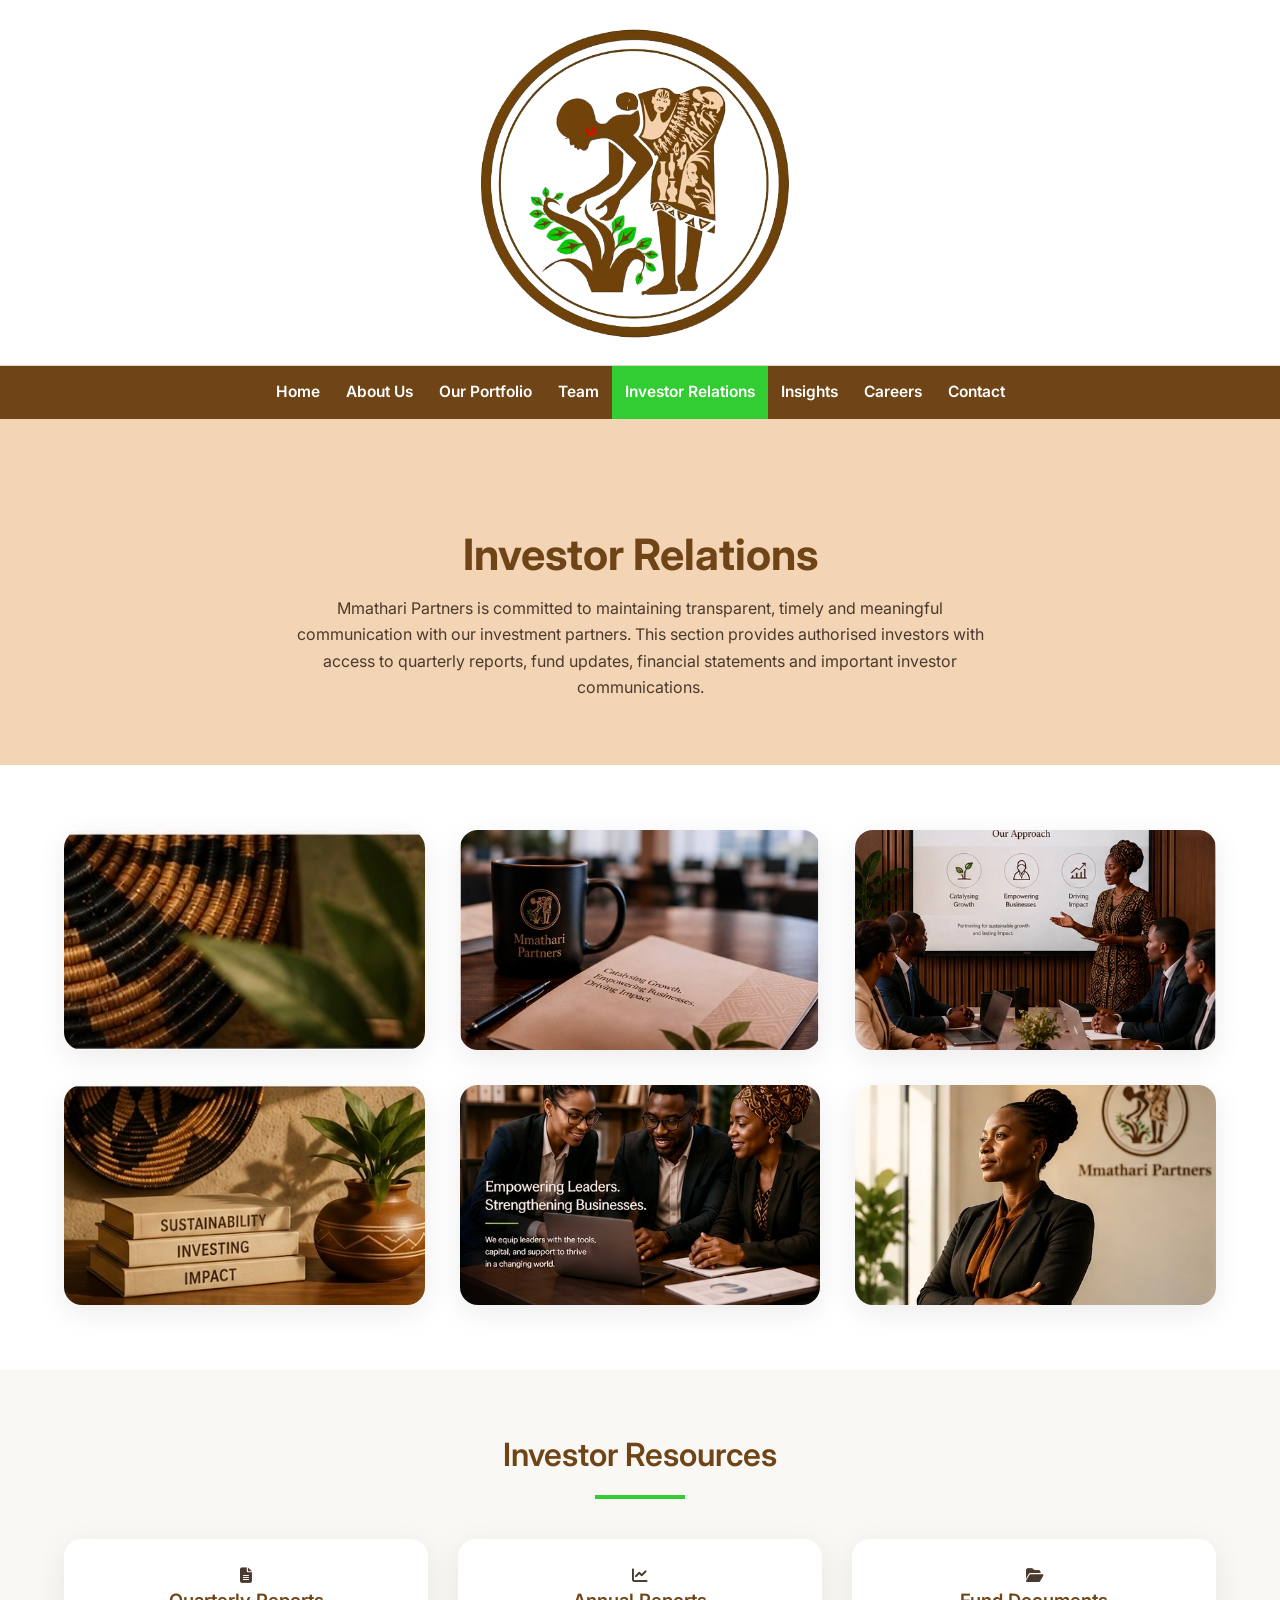
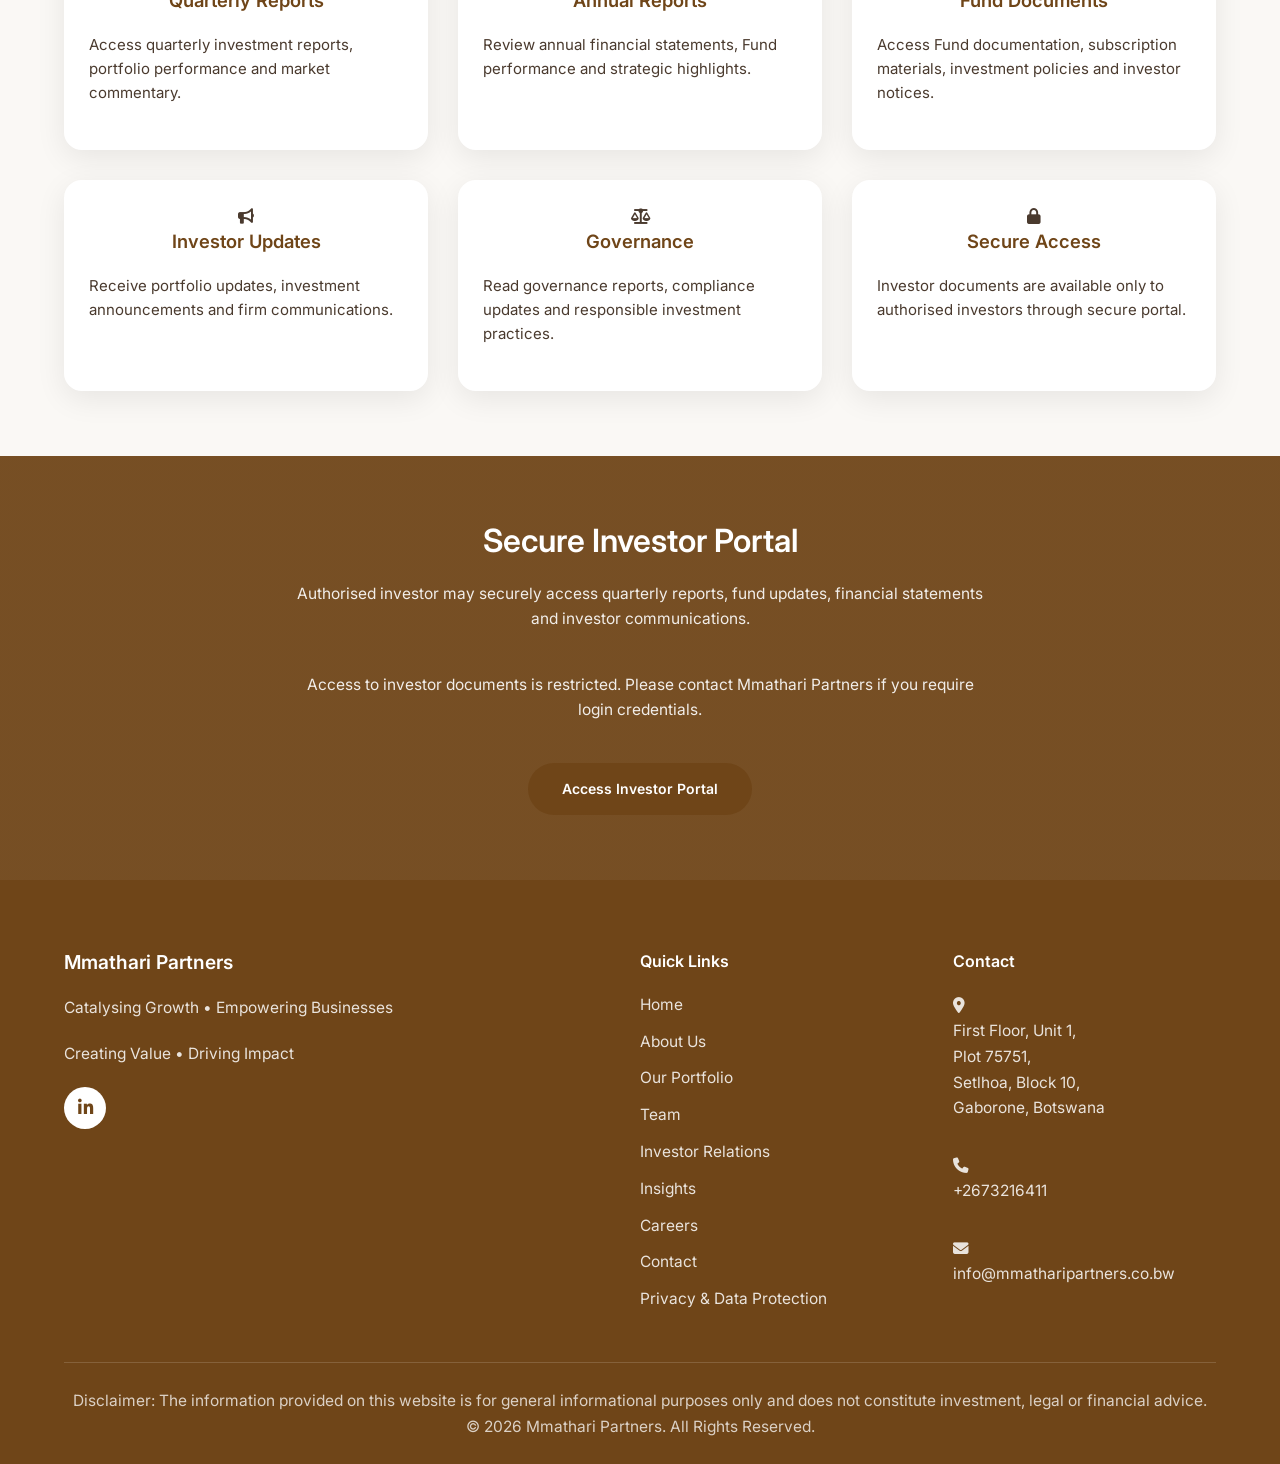
<file: investor-relations.html>
<!DOCTYPE html>
<html lang="en">
<head>
    <meta charset="UTF-8">
    <meta name="viewport"
          content="width=device-width, initial-scale=1.0">
    <title>Investor Relations | Mmathari Partners</title>
    <meta name="description"
          content="Access investor information, Fund updates, quarterly reports and governance communication from Mmathari Partners.">

<meta name="keywords" content="Mmathari Partners, Investor relations, Botswana private equity, Quarterly Reports, Fund Updates, Investors">

<meta name="author" content="Mmathari Partners">

<meta name="robots" content="index, follow">

<link rel="icon" type="image/png" href="images/logos/logo-icon.png">


    <!-- Google Fonts -->
    <link rel="preconnect"
          href="https://fonts.googleapis.com">
    <link rel="preconnect"
          href="https://fonts.gstatic.com"
          crossorigin>
    <link href="https://fonts.googleapis.com/css2?family=Inter:wght@300;400;500;600;700;800&display=swap"
          rel="stylesheet">
    <!-- Font Awesome -->
    <link rel="stylesheet"
          href="https://cdnjs.cloudflare.com/ajax/libs/font-awesome/6.5.2/css/all.min.css">
    <!-- Main CSS -->
    <link rel="stylesheet"
          href="css/style.css">
</head>
<body>
    <!-- ======================================
         HEADER
    ======================================= -->
    <header class="header">
        <div class="container">
            <img src="images/logos/logo-icon.png"
                 alt="Mmathari Partners Logo"
                 class="main-logo">
        </div>
    </header>
    <!-- ======================================
         NAVIGATION
    ======================================= -->
    <nav class="navbar">
        <div class="container">
<div class="menu-toggle">
<span></span>
<span></span>
<span></span>
</div>
            <ul class="nav-links">
                <li><a href="index.html">Home</a></li>
                <li><a href="about.html">About Us</a></li>
<li><a href="our-portfolio.html">Our Portfolio</a></li>
                <li><a href="team.html">Team</a></li>
                <li><a href="investor-relations.html" class="active">Investor Relations</a></li>
                <li><a href="insights.html">Insights</a></li>
                <li><a href="careers.html">Careers</a></li>
                <li><a href="contact.html">Contact</a>
</li>
            </ul>
        </div>
    </nav>
    <!-- ======================================
         PAGE HERO
    ======================================= -->
    <section class="page-hero">
        <div class="container">
            <h1>Investor Relations</h1>
            <p>
Mmathari Partners is committed to maintaining transparent, timely and meaningful communication with our investment partners. This section provides authorised investors with access to quarterly reports, fund updates, financial statements and important investor communications.
            </p>
        </div>
    </section>
    <!-- ======================================
        INVESTOR REALTIONS IMAGE
    ======================================= -->
<section class="investor relations-section">

    <div class="container">

        <div class="insight-grid">

            <div class="insight-card">

                <div class="insight-image">

                    <img src="images/insights/insights10.jpg" alt="Insight 1">

                </div>

            </div>

            <div class="insight-card">

                <div class="insight-image">

                    <img src="images/insights/insights12.jpg" alt="Insight 2">

                </div>

            </div>

            <div class="insight-card">

                <div class="insight-image">

                    <img src="images/insights/insights13.jpg" alt="Insight 3">

                </div>

            </div>

            <div class="insight-card">

                <div class="insight-image">

                    <img src="images/insights/insights14.jpg" alt="Insight 4">

                </div>

            </div>

            <div class="insight-card">

                <div class="insight-image">

                    <img src="images/insights/insights15.jpg" alt="Insight 5">

                </div>

            </div>

            <div class="insight-card">

                <div class="insight-image">

                    <img src="images/insights/insights16.jpg" alt="Insight 6">

                </div>

            </div>

        </div>

    </div>

</section>
    <!-- ======================================
         INVESTOR RESOURCES
    ======================================= -->
    <section class="team-section">
        <div class="container">
            <div class="text-center">
                <h2 class="section-title">
                   Investor Resources
                </h2>
                <div class="divider"></div>
            </div>
            <div class="grid grid-3">
                <div class="value-card">
                    <i class="fas fa-file-alt"></i>
                    <h3>Quarterly Reports</h3>
                    <p>
Access quarterly investment reports, portfolio performance and market commentary.
                    </p>
                </div>
                <div class="value-card">
                    <i class="fas fa-chart-line"></i>
                    <h3>Annual Reports</h3>
                    <p>
                        Review annual financial statements, Fund performance and strategic highlights.
                    </p>
                </div>
                <div class="value-card">
                    <i class="fas fa-folder-open"></i>
                    <h3>Fund Documents</h3>
                    <p>
                        Access Fund documentation, subscription materials, investment policies and investor notices.
                    </p>
                              </div>
                <div class="value-card">
                    <i class="fas fa-bullhorn"></i>
                    <h3>Investor Updates</h3>
                    <p>
                        Receive portfolio updates, investment announcements and firm communications.
                    </p>
                </div>
                <div class="value-card">
                    <i class="fas fa-scale-balanced"></i>
                    <h3>Governance</h3>
                    <p>
                        Read governance reports, compliance updates and responsible investment practices.
                    </p>
                </div>
<div class="value-card">
                    <i class="fas fa-lock"></i>
                    <h3>Secure Access</h3>
                    <p>
                        Investor documents are available only to authorised investors through secure portal.
                    </p>
                </div>
            </div>
        </div>
    </section>
<!-- ======================================
         SECURE INVESTOR PORTAL
    ======================================= -->
    <section class="cta">
        <div class="container">
            <h2>
                Secure Investor Portal
            </h2>
            <p>
                Authorised investor may securely access quarterly reports, fund updates, financial statements and investor communications.
            </p>
            <p>
               Access to investor documents is restricted.
Please contact Mmathari Partners if you require login credentials.
            </p>
            <a href="portal.html"
               class="btn btn-primary">
                Access Investor Portal
            </a>
        </div>
    </section>
    <!-- ======================================
         FOOTER
    ======================================= -->
    <footer class="footer">
        <div class="container">
            <div class="footer-grid">
                <div>
                    <h3>Mmathari Partners</h3>
                    <p>Catalysing Growth • Empowering Businesses</p>
                    <p>Creating Value • Driving Impact</p>
                    <div class="footer-social">
                        <a href="https://www.linkedin.com/company/135308155/"
                           target="_blank"
                           rel="noopener noreferrer"
                           aria-label="LinkedIn">
                            <i class="fab fa-linkedin-in"></i>
                        </a>
                    </div>
                </div>
                <div>
                    <h4>Quick Links</h4>
                    <div class="footer-links">
                        <a href="index.html">Home</a>
                        <a href="about.html">About Us</a>
<a href="our-portfolio.html">Our Portfolio</a>
                        <a href="team.html">Team</a>
                     <a href="investor-relations.html">Investor Relations</a>
                        <a href="insights.html">Insights</a>
                        <a href="careers.html">Careers</a>
                        <a href="contact.html">Contact</a>
                        <a href="privacy.html">Privacy &amp; Data Protection</a>
                    </div>
                </div>
                <div>
                    <h4>Contact</h4>
                    <div class="footer-links">
                        <p>
                            <i class="fas fa-map-marker-alt"></i><br>
                            First Floor, Unit 1,<br>
                            Plot 75751,<br>
                            Setlhoa, Block 10,<br>
                            Gaborone, Botswana
                        </p>
                        <p>
                            <i class="fas fa-phone"></i><br>
                                                                                 <a href="tel:+2673216411">
                            +2673216411
</a>
                        </p>
                        <p>
                            <i class="fas fa-envelope"></i><br>
                            <a href="mailto:info@mmatharipartners.co.bw">
                                info@mmatharipartners.co.bw
                            </a>
                        </p>
                    </div>
                </div>
            </div>
            <div class="footer-bottom">
                <p class="disclaimer">
                    Disclaimer: The information provided on this
                    website is for general informational purposes
                    only and does not constitute investment,
                    legal or financial advice.
                </p>
                <p>
                    &copy; 2026 Mmathari Partners.
                    All Rights Reserved.
                </p>
            </div>
        </div>
    </footer>
    <script src="js/script.js"></script>
</body>
</html>
</file>
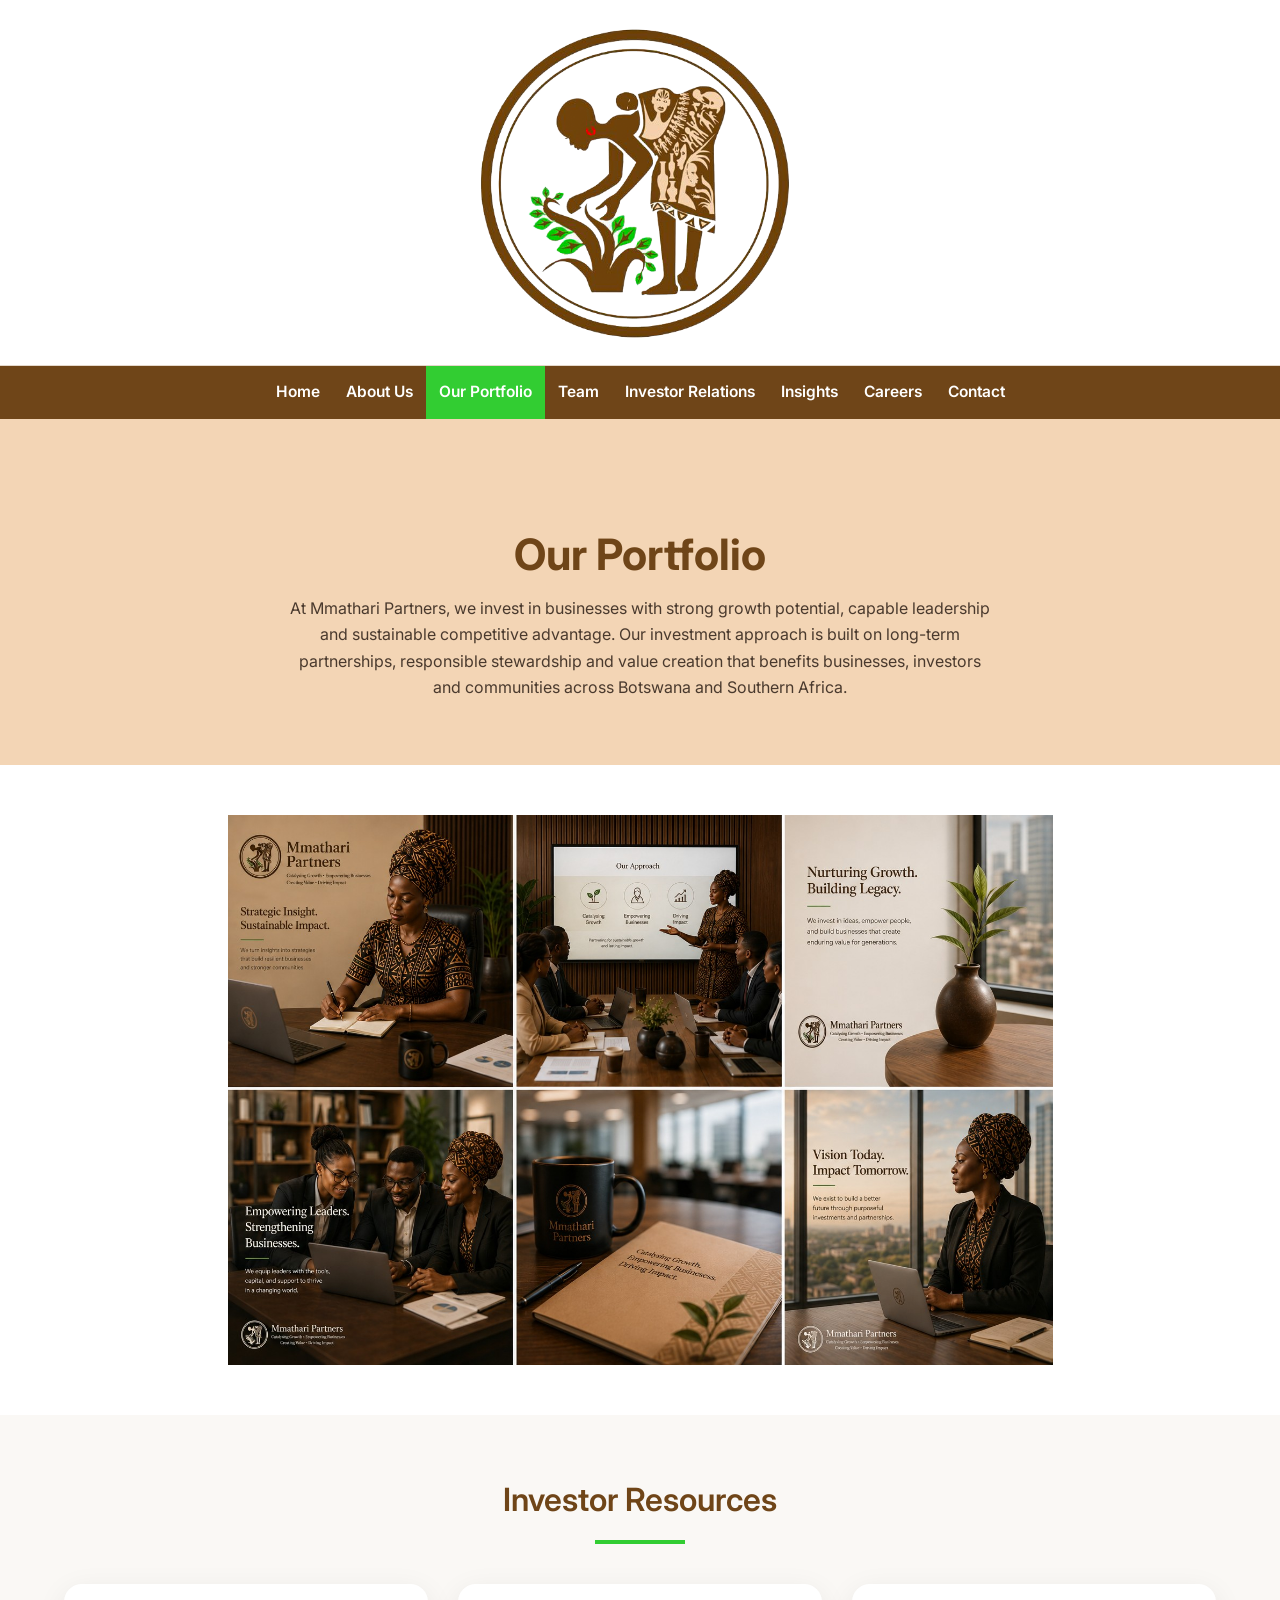
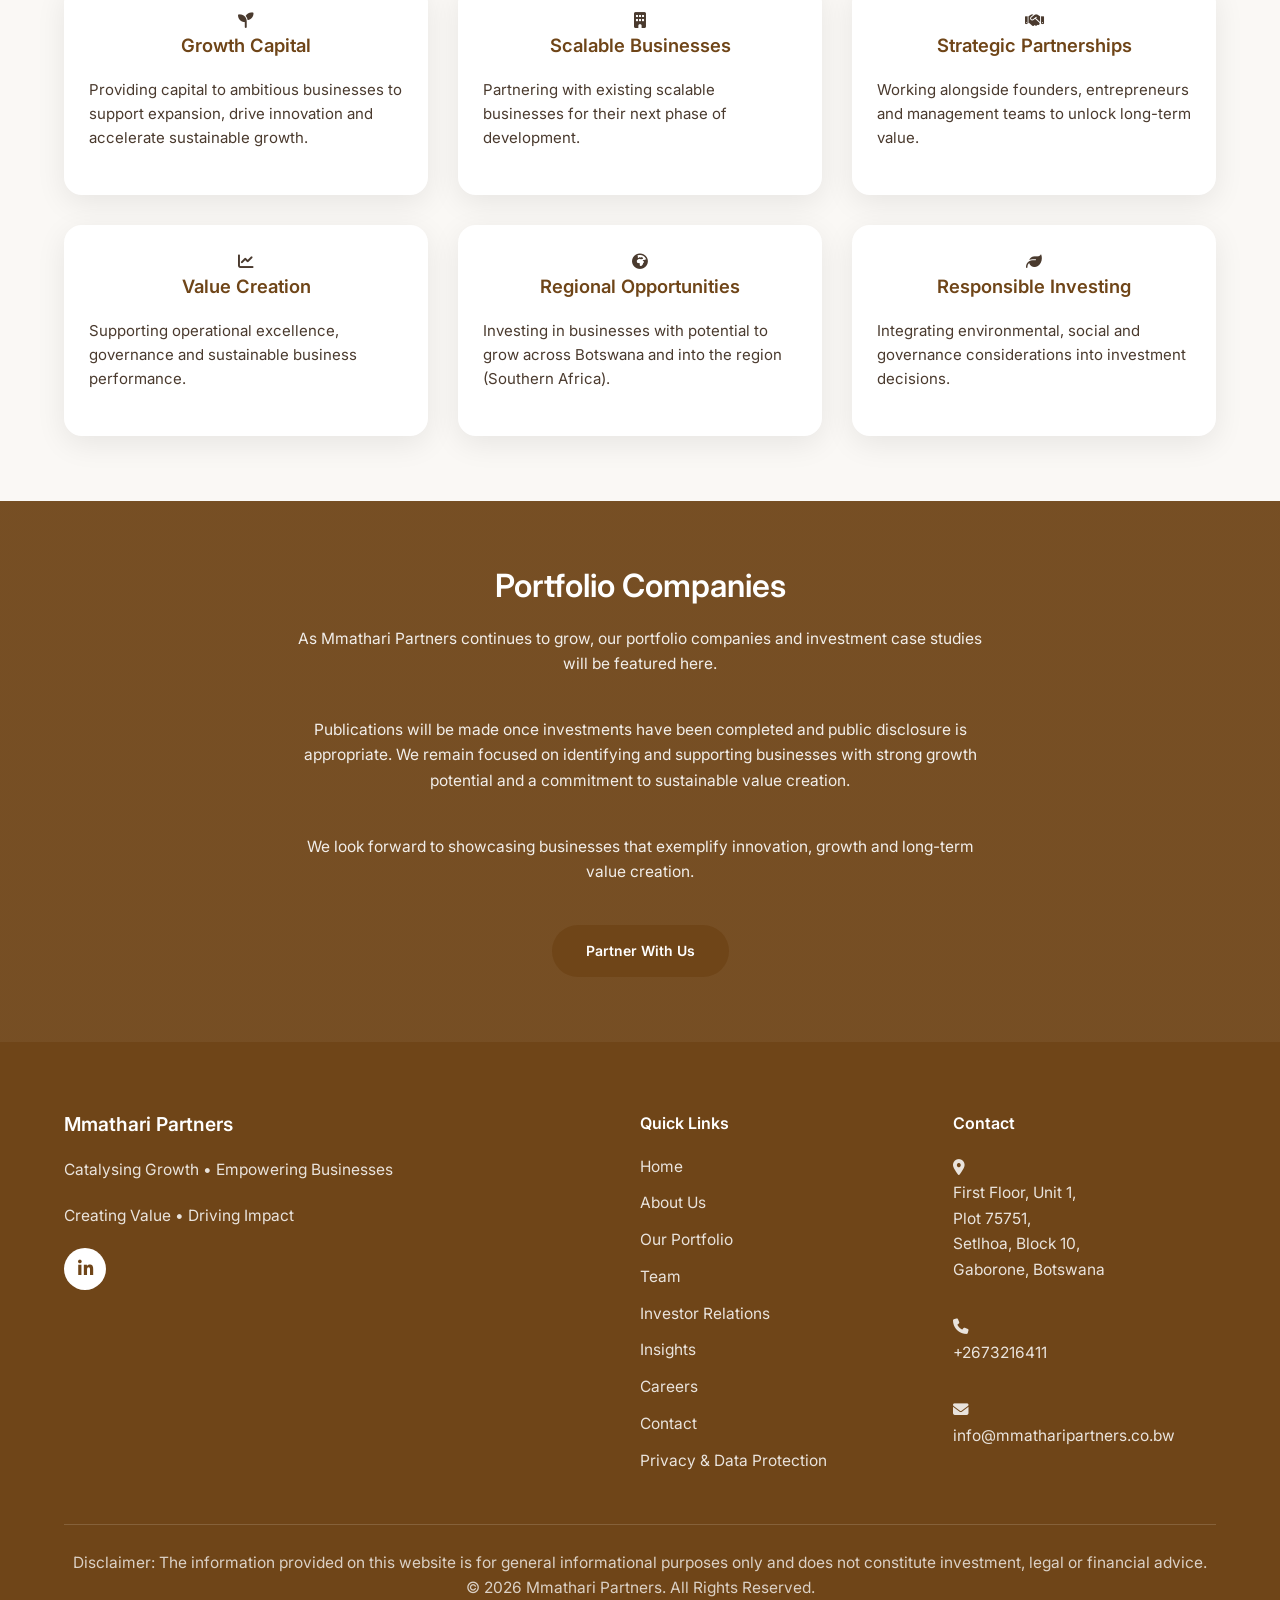
<file: our-portfolio.html>
<!DOCTYPE html>
<html lang="en">
<head>
    <meta charset="UTF-8">
    <meta name="viewport"
          content="width=device-width, initial-scale=1.0">
    <title>Our Portfolio | Mmathari Partners</title>
    <meta name="description"
          content="Explore Mmathari Partners' investment portfolio, sectors of interest and our approach to creating long-term value across Botswana and Africa.">

<meta name="keywords" content="Mmathari Partners Portfolio, Portfolio Companies, Investments, Botswana private equity, Africa Investments">

<meta name="author" content="Mmathari Partners">

<meta name="robots" content="index, follow">

<link rel="icon" type="image/png" href="images/logos/logo-icon.png">


    <!-- Google Fonts -->
    <link rel="preconnect"
          href="https://fonts.googleapis.com">
    <link rel="preconnect"
          href="https://fonts.gstatic.com"
          crossorigin>
    <link href="https://fonts.googleapis.com/css2?family=Inter:wght@300;400;500;600;700;800&display=swap"
          rel="stylesheet">
    <!-- Font Awesome -->
    <link rel="stylesheet"
          href="https://cdnjs.cloudflare.com/ajax/libs/font-awesome/6.5.2/css/all.min.css">
    <!-- Main CSS -->
    <link rel="stylesheet"
          href="css/style.css">
</head>
<body>
    <!-- ======================================
         HEADER
    ======================================= -->
    <header class="header">
        <div class="container">
            <img src="images/logos/logo-icon.png"
                 alt="Mmathari Partners Logo"
                 class="main-logo">
        </div>
    </header>
    <!-- ======================================
         NAVIGATION
    ======================================= -->
    <nav class="navbar">
        <div class="container">
<div class="menu-toggle">
<span></span>
<span></span>
<span></span>
</div>
            <ul class="nav-links">
                <li><a href="index.html">Home</a></li>
                <li><a href="about.html">About Us</a></li>
<li><a href="our-portfolio.html" class="active">Our Portfolio</a></li>
                <li><a href="team.html">Team</a></li>
               <li><a href="investor-relations.html">Investor Relations</a></li>
                <li><a href="insights.html">Insights</a></li>
                <li><a href="careers.html">Careers</a></li>
                <li><a href="contact.html">Contact</a>
</li>
            </ul>
        </div>
    </nav>
    <!-- ======================================
         PAGE HERO
    ======================================= -->
    <section class="page-hero">
        <div class="container">
            <h1>Our Portfolio</h1>
            <p>
At Mmathari Partners, we invest in businesses with strong growth potential, capable leadership and sustainable competitive advantage.

Our investment approach is built on long-term partnerships, responsible stewardship and value creation that benefits businesses, investors and communities across Botswana and Southern Africa.
            </p>
        </div>
    </section>
    <!-- ======================================
       PORTFOLIO IMAGES
    ======================================= -->
<!-- ======================================

     PORTFOLIO IMAGE SLIDESHOW

======================================= -->
<section class="portfolio-slideshow-section">
    <div class="portfolio-slideshow">
        <div class="portfolio-slide active">
            <img src="images/portfolio/portfolio-1.jpg"
                 alt="Mmathari Partners Portfolio">
        </div>
        <div class="portfolio-slide">
            <img src="images/portfolio/portfolio-2.JPG"
                 alt="Mmathari Partners Portfolio">
        </div>
        <div class="portfolio-slide">
            <img src="images/portfolio/portfolio-3.jpg"
                 alt="Mmathari Partners Portfolio">
        </div>
        <div class="portfolio-slide">
            <img src="images/portfolio/portfolio-4.jpg"
                 alt="Mmathari Partners Portfolio">
        </div>
        <div class="portfolio-slide">
            <img src="images/portfolio/portfolio-5.jpg"
                 alt="Mmathari Partners Portfolio">
        </div>
        <div class="portfolio-slide">
            <img src="images/portfolio/portfolio-6.JPG"
                 alt="Mmathari Partners Portfolio">
        </div>
    </div>
</section>
    <!-- ======================================
        INVESTMENT FOCUS
    ======================================= -->
    <section class="team-section">
        <div class="container">
            <div class="text-center">
                <h2 class="section-title">
                   Investor Resources
                </h2>
                <div class="divider"></div>
            </div>
            <div class="grid grid-3">
                <div class="value-card">
                    <i class="fas fa-seedling"></i>
                    <h3>Growth Capital</h3>
                    <p>
Providing capital to ambitious businesses to support expansion, drive innovation and accelerate sustainable growth.
                    </p>
                </div>
                <div class="value-card">
                    <i class="fas fa-building"></i>
                    <h3>Scalable Businesses</h3>
                    <p>
                        Partnering with existing scalable businesses for their next phase of development.
                    </p>
                </div>
                <div class="value-card">
                    <i class="fas fa-handshake"></i>
                    <h3>Strategic Partnerships</h3>
                    <p>
                        Working alongside founders, entrepreneurs and management teams to unlock long-term value.
                    </p>
                              </div>
                <div class="value-card">
                    <i class="fas fa-chart-line"></i>
                    <h3>Value Creation</h3>
                    <p>
                        Supporting operational excellence, governance and sustainable business performance.
                    </p>
                </div>
                <div class="value-card">
                    <i class="fas fa-globe-africa"></i>
                    <h3>Regional Opportunities</h3>
                    <p>
                        Investing in businesses with potential to grow across Botswana and into the region (Southern Africa).
                    </p>
                </div>
<div class="value-card">
                    <i class="fas fa-leaf"></i>
                    <h3>Responsible Investing</h3>
                    <p>
                        Integrating environmental, social and governance considerations into investment decisions.
                    </p>
                </div>
            </div>
        </div>
    </section>
<!-- ======================================
       PORFOLIO COMPANIES
    ======================================= -->
    <section class="cta">

<div class="container">

<h2>

Portfolio Companies

</h2>

<p>

As Mmathari Partners continues to grow,

our portfolio companies and investment

case studies will be featured here.
</p>

<p>

Publications will be made once investments have been completed and public disclosure is appropriate. We remain focused on identifying and supporting businesses with strong growth potential and a commitment to sustainable value creation.

</p>

<p>

We look forward to showcasing

businesses that exemplify innovation,

growth and long-term value creation.

</p>

<a href="contact.html"

class="btn btn-primary">

Partner With Us

</a>

</div>

</section>
    <!-- ======================================
         FOOTER
    ======================================= -->
    <footer class="footer">
        <div class="container">
            <div class="footer-grid">
                <div>
                    <h3>Mmathari Partners</h3>
                    <p>Catalysing Growth • Empowering Businesses</p>
                    <p>Creating Value • Driving Impact</p>
                    <div class="footer-social">
                        <a href="https://www.linkedin.com/company/135308155/"
                           target="_blank"
                           rel="noopener noreferrer"
                           aria-label="LinkedIn">
                            <i class="fab fa-linkedin-in"></i>
                        </a>
                    </div>
                </div>
                <div>
                    <h4>Quick Links</h4>
                    <div class="footer-links">
                        <a href="index.html">Home</a>
                        <a href="about.html">About Us</a>
<a href="our-portfolio.html">Our Portfolio</a>
                        <a href="team.html">Team</a>
                       <a href="investor-relations.html">Investor Relations</a>
                        <a href="insights.html">Insights</a>
                        <a href="careers.html">Careers</a>
                        <a href="contact.html">Contact</a>
                        <a href="privacy.html">Privacy &amp; Data Protection</a>
                    </div>
                </div>
                <div>
                    <h4>Contact</h4>
                    <div class="footer-links">
                        <p>
                            <i class="fas fa-map-marker-alt"></i><br>
                            First Floor, Unit 1,<br>
                            Plot 75751,<br>
                            Setlhoa, Block 10,<br>
                            Gaborone, Botswana
                        </p>
                        <p>
                            <i class="fas fa-phone"></i><br>
                                                  <a href="tel:+2673216411">
                            +2673216411
</a>
                        </p>
                        <p>
                            <i class="fas fa-envelope"></i><br>
                            <a href="mailto:info@mmatharipartners.co.bw">
                                info@mmatharipartners.co.bw
                            </a>
                        </p>
                    </div>
                </div>
            </div>
            <div class="footer-bottom">
                <p class="disclaimer">
                    Disclaimer: The information provided on this
                    website is for general informational purposes
                    only and does not constitute investment,
                    legal or financial advice.
                </p>
                <p>
                    &copy; 2026 Mmathari Partners.
                    All Rights Reserved.
                </p>
            </div>
        </div>
    </footer>
    <script src="js/script.js"></script>
</body>
</html>
</file>
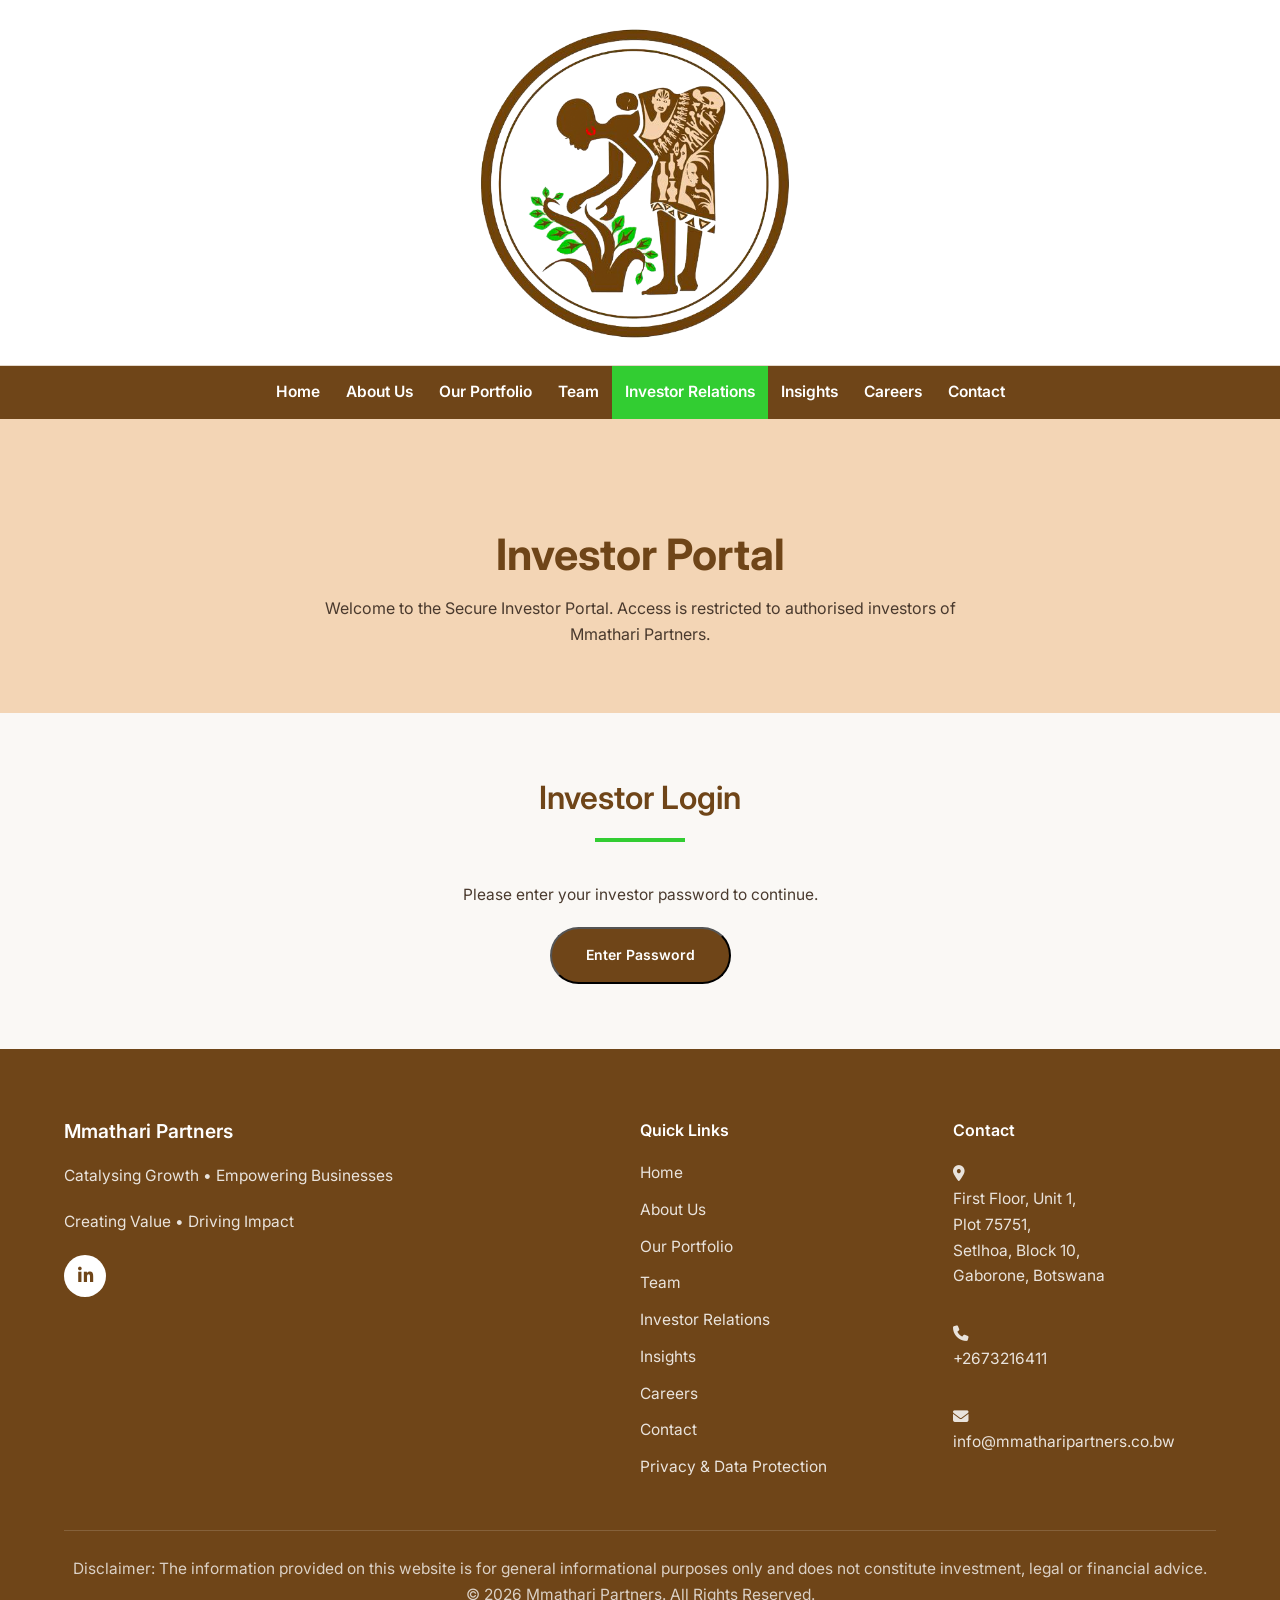
<file: portal.html>
<!DOCTYPE html>
<html lang="en">
<head>
    <meta charset="UTF-8">
    <meta name="viewport"
          content="width=device-width, initial-scale=1.0">
    <title>Investor Relations | Mmathari Partners</title>
    <meta name="description"
          content="Access investor information, Fund updates, quarterly reports and governance communication from Mmathari Partners.">

<meta name="keywords" content="Mmathari Partners, Investor relations, Botswana private equity, Quarterly Reports, Fund Updates, Investors">

<meta name="author" content="Mmathari Partners">

<meta name="robots" content="index, follow">

<link rel="icon" type="image/png" href="images/logos/logo-icon.png">


    <!-- Google Fonts -->
    <link rel="preconnect"
          href="https://fonts.googleapis.com">
    <link rel="preconnect"
          href="https://fonts.gstatic.com"
          crossorigin>
    <link href="https://fonts.googleapis.com/css2?family=Inter:wght@300;400;500;600;700;800&display=swap"
          rel="stylesheet">
    <!-- Font Awesome -->
    <link rel="stylesheet"
          href="https://cdnjs.cloudflare.com/ajax/libs/font-awesome/6.5.2/css/all.min.css">
    <!-- Main CSS -->
    <link rel="stylesheet"
          href="css/style.css">
</head>
<body>
    <!-- ======================================
         HEADER
    ======================================= -->
    <header class="header">
        <div class="container">
            <img src="images/logos/logo-icon.png"
                 alt="Mmathari Partners Logo"
                 class="main-logo">
        </div>
    </header>
    <!-- ======================================
         NAVIGATION
    ======================================= -->
    <nav class="navbar">
        <div class="container">
<div class="menu-toggle">
<span></span>
<span></span>
<span></span>
</div>
            <ul class="nav-links">
                <li><a href="index.html">Home</a></li>
                <li><a href="about.html">About Us</a></li>
<li><a href="our-portfolio.html">Our Portfolio</a></li>
                <li><a href="team.html">Team</a></li>
                <li><a href="investor-relations.html" class="active">Investor Relations</a></li>
                <li><a href="insights.html" class>Insights</a></li>
                <li><a href="careers.html">Careers</a></li>
                <li><a href="contact.html">Contact</a>
</li>
            </ul>
        </div>
    </nav>
    <!-- ======================================
         PAGE HERO
    ======================================= -->
    <section class="page-hero">
        <div class="container">
            <h1>Investor Portal</h1>
            <p>
Welcome to the Secure Investor Portal. Access is restricted to authorised investors of Mmathari Partners.
            </p>
        </div>
    </section>
<section class="team-section">

<div class="container">

<div class="text-center">

<h2 class="section-title">

Investor Login

</h2>

<div class="divider"></div>

<p id="message">

Please enter your investor password to continue.

</p>

<button class="btn btn-primary"

onclick="checkPassword()">

Enter Password

</button>

</div>

<div id="portal-content"

style="display:none; margin-top:60px;">

<div class="grid grid-2">

<div class="value-card">

<i class="fas fa-file-alt"></i>

<h3>Quarterly Reports</h3>

<p>

Quarterly performance reports

and investment updates.

</p>

<a href="#">

Coming soon

</a>

</div>

<div class="value-card">

<i class="fas fa-chart-line"></i>

<h3>Annual Reports</h3>

<p>

Annual financial statements

and performance summaries.

</p>

<a href="#">

Coming soon

</a>

</div>

<div class="value-card">

<i class="fas fa-folder-open"></i>

<h3>Fund Documents</h3>

<p>

Subscription agreements,

fund policies and disclosures.

</p>

<a href="#">

Coming soon

</a>

</div>

<div class="value-card">

<i class="fas fa-bullhorn"></i>

<h3>Investor Notices</h3>

<p>

Latest communications and

important announcements.

</p>

<a href="#">

Coming soon

</a>

</div>

</div>

</div>

</div>

</section>
       <!-- ======================================
         FOOTER
    ======================================= -->
    <footer class="footer">
        <div class="container">
            <div class="footer-grid">
                <div>
                    <h3>Mmathari Partners</h3>
                    <p>Catalysing Growth • Empowering Businesses</p>
                    <p>Creating Value • Driving Impact</p>
                    <div class="footer-social">
                        <a href="https://www.linkedin.com/company/135308155/"
                           target="_blank"
                           rel="noopener noreferrer"
                           aria-label="LinkedIn">
                            <i class="fab fa-linkedin-in"></i>
                        </a>
                    </div>
                </div>
                <div>
                    <h4>Quick Links</h4>
                    <div class="footer-links">
                        <a href="index.html">Home</a>
                        <a href="about.html">About Us</a>
<a href="our-portfolio.html">Our Portfolio</a>
                        <a href="team.html">Team</a>
                        <a href="investor-relations.html">Investor Relations</a>
                        <a href="insights.html">Insights</a>
                        <a href="careers.html">Careers</a>
                        <a href="contact.html">Contact</a>
                        <a href="privacy.html">Privacy &amp; Data Protection</a>
                    </div>
                </div>
                <div>
                    <h4>Contact</h4>
                    <div class="footer-links">
                        <p>
                            <i class="fas fa-map-marker-alt"></i><br>
                            First Floor, Unit 1,<br>
                            Plot 75751,<br>
                            Setlhoa, Block 10,<br>
                            Gaborone, Botswana
                        </p>
                        <p>
                            <i class="fas fa-phone"></i><br>
                                                   <a href="tel:+2673216411">
                            +2673216411
</a>
                        </p>
                        <p>
                            <i class="fas fa-envelope"></i><br>
                            <a href="mailto:info@mmatharipartners.co.bw">
                                info@mmatharipartners.co.bw
                            </a>
                        </p>
                    </div>
                </div>
            </div>
            <div class="footer-bottom">
                <p class="disclaimer">
                    Disclaimer: The information provided on this
                    website is for general informational purposes
                    only and does not constitute investment,
                    legal or financial advice.
                </p>
                <p>
                    &copy; 2026 Mmathari Partners.
                    All Rights Reserved.
                </p>
            </div>
        </div>
    </footer>
    <script src="js/script.js"></script>
<script>

function checkPassword() {

    const password = prompt("Enter Investor Password");

    if (password === "MPInvestor2026!") {

        document.getElementById("portal-content").style.display = "block";

        document.getElementById("message").innerHTML =

            "Access granted. Welcome to the Investor Portal.";

    } else {

        alert("Incorrect password.");

        window.location.href = "investor-relations.html";

    }

}

</script>

</body>
</html>
</file>
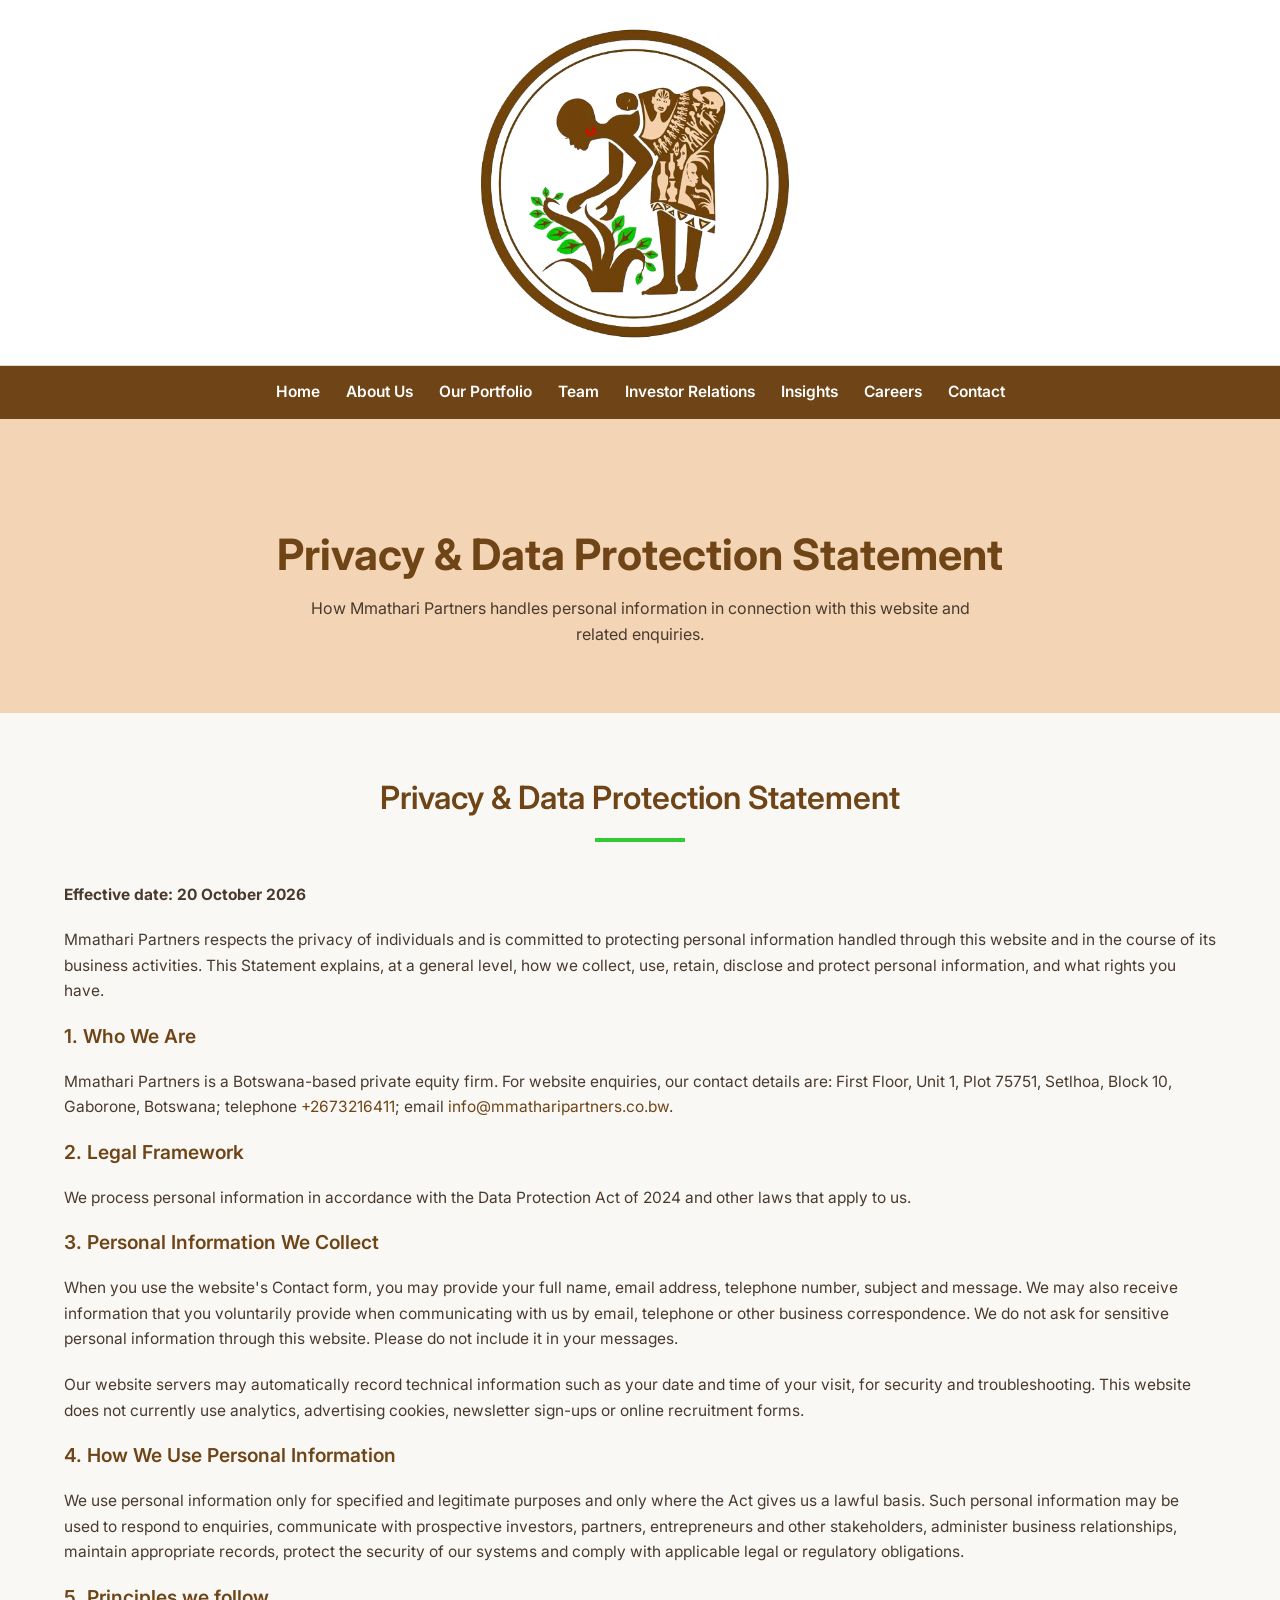
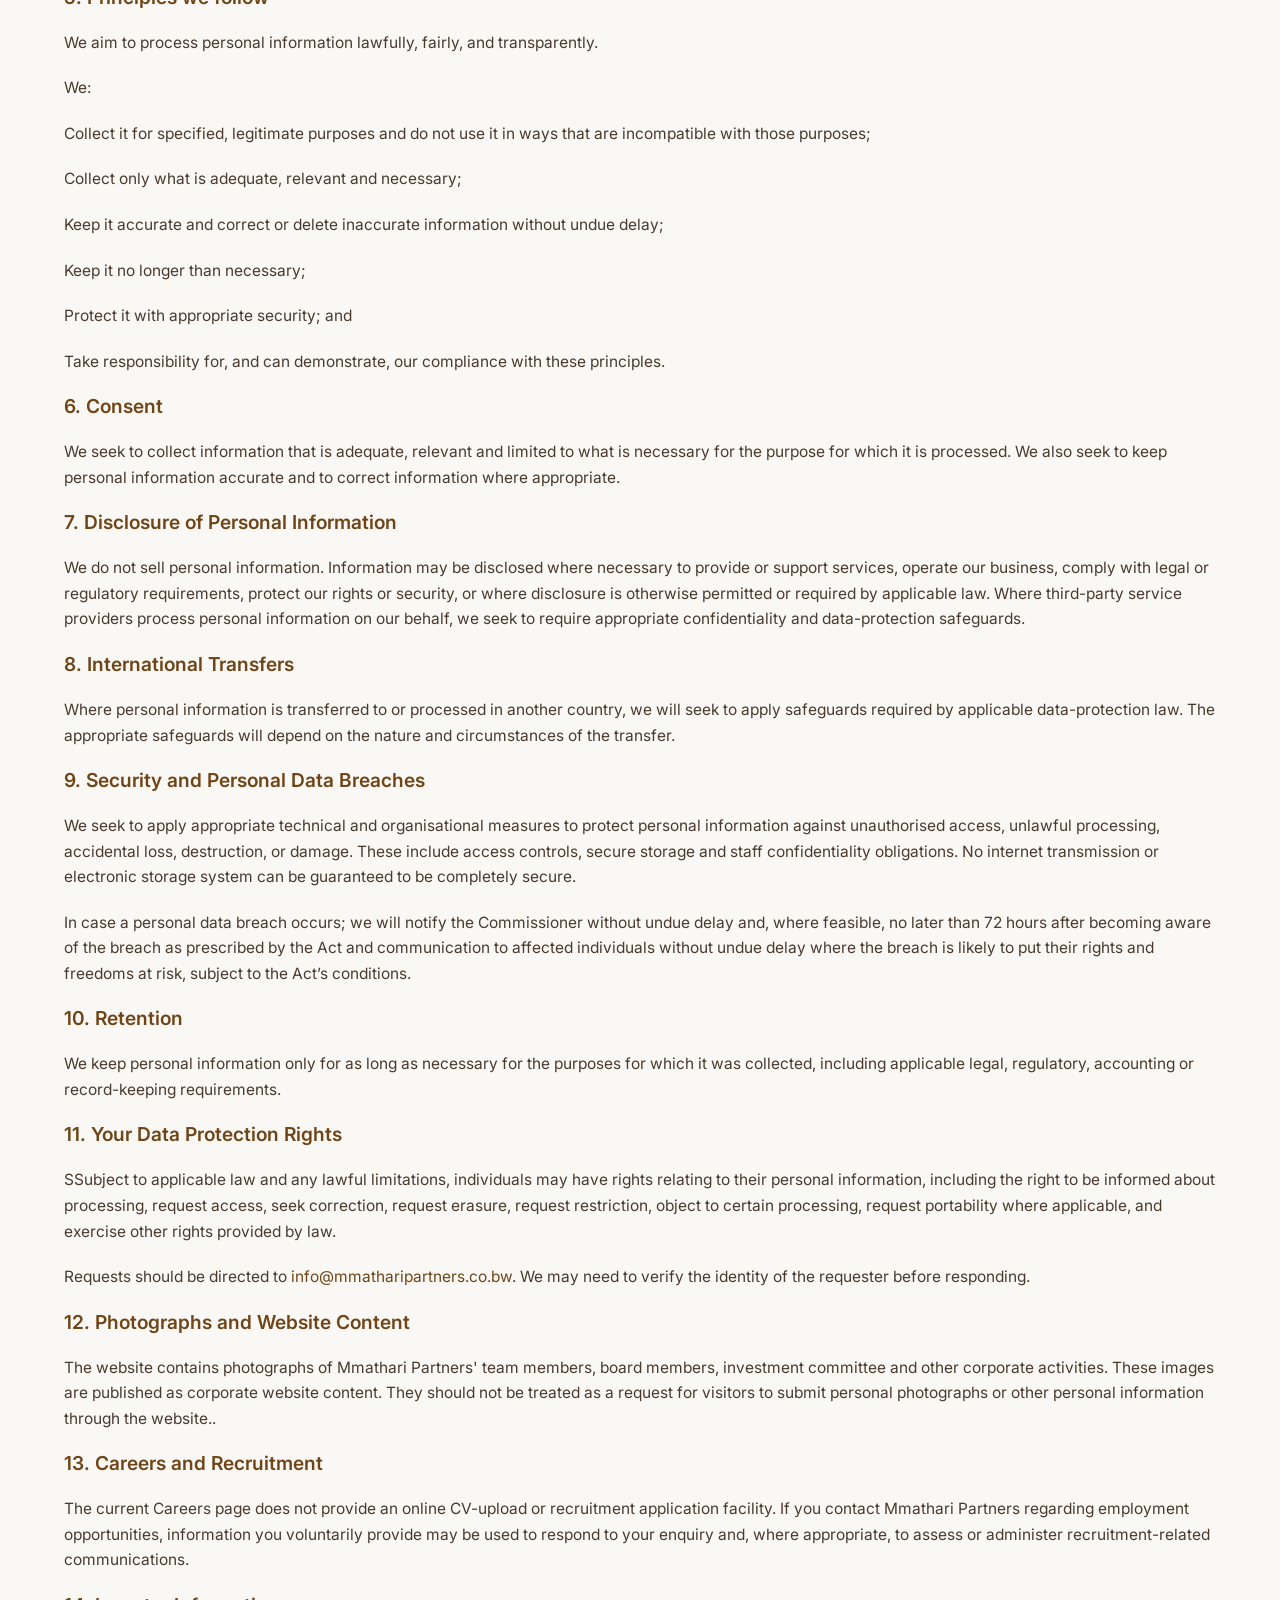
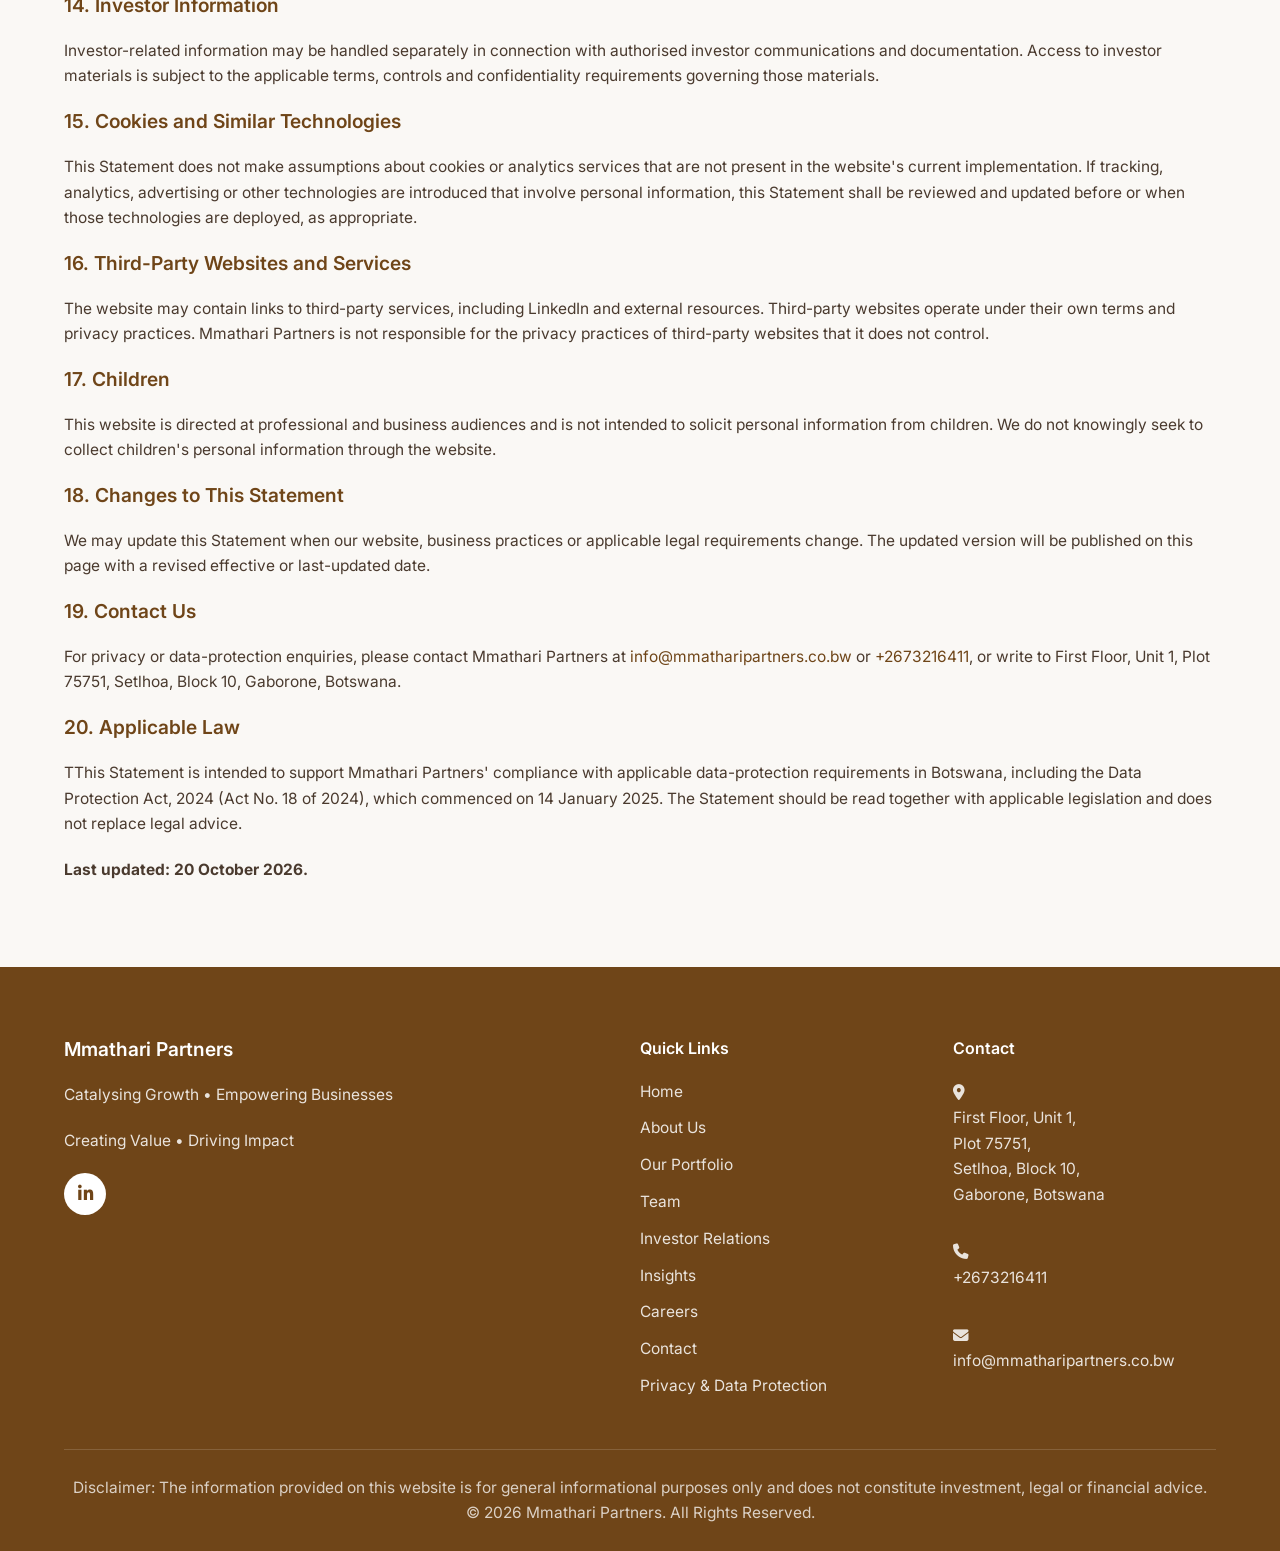
<file: privacy.html>
<!DOCTYPE html>
<html lang="en">
<head>
    <meta charset="UTF-8">
    <meta name="viewport" content="width=device-width, initial-scale=1.0">
    <title>Privacy &amp; Data Protection Statement | Mmathari Partners</title>
    <meta name="description" content="Privacy and Data Protection Statement for Mmathari Partners, including how personal information submitted through this website is handled.">
    <meta name="author" content="Mmathari Partners">
    <meta name="robots" content="index, follow">
    <link rel="icon" type="image/png" href="images/logos/logo-icon.png">
    <link rel="preconnect" href="https://fonts.googleapis.com">
    <link rel="preconnect" href="https://fonts.googleapis.com" crossorigin>
    <link href="https://fonts.googleapis.com/css2?family=Inter:wght@300;400;500;600;700;800&display=swap" rel="stylesheet">
    <link rel="stylesheet" href="https://cdnjs.cloudflare.com/ajax/libs/font-awesome/6.5.2/css/all.min.css">
    <link rel="stylesheet" href="css/style.css">
</head>
<body>
<header class="header"><div class="container"><img src="images/logos/logo-icon.png" alt="Mmathari Partners Logo" class="main-logo"></div></header>
<nav class="navbar"><div class="container">
<div class="menu-toggle"><span></span><span></span><span></span></div>
<ul class="nav-links">
<li><a href="index.html">Home</a></li><li><a href="about.html">About Us</a></li><li><a href="our-portfolio.html">Our Portfolio</a></li><li><a href="team.html">Team</a></li><li><a href="investor-relations.html">Investor Relations</a></li><li><a href="insights.html">Insights</a></li><li><a href="careers.html">Careers</a></li><li><a href="contact.html">Contact</a></li>
</ul></div></nav>
<section class="page-hero"><div class="container"><h1>Privacy &amp; Data Protection Statement</h1><p>How Mmathari Partners handles personal information in connection with this website and related enquiries.</p></div></section>
<section class="team-section"><div class="container">
<div class="text-center"><h2 class="section-title">Privacy &amp; Data Protection Statement</h2><div class="divider"></div></div>
<div class="policy-content">
<p><strong>Effective date: 20 October 2026</strong></p>
<p>Mmathari Partners respects the privacy of individuals and is committed to protecting personal information handled through this website and in the course of its business activities. This Statement explains, at a general level, how we collect, use, retain, disclose and protect personal information, and what rights you have.</p>
<h3>1. Who We Are</h3>
<p>Mmathari Partners is a Botswana-based private equity firm. For website enquiries, our contact details are:  First Floor, Unit 1, Plot 75751, Setlhoa, Block 10, Gaborone, Botswana; telephone <a href="tel:+2673216411"> +2673216411</a>; email <a href="mailto:info@mmatharipartners.co.bw">info@mmatharipartners.co.bw</a>.</p>
<h3>2. Legal Framework</h3>
<p>We process personal information in accordance with the Data Protection Act of 2024 and other laws that apply to us.</p>
<h3>3. Personal Information We Collect</h3>
<p>When you use the website's Contact form, you may provide your full name, email address, telephone number, subject and message. We may also receive information that you voluntarily provide when communicating with us by email, telephone or other business correspondence. We do not ask for sensitive personal information through this website. Please do not include it in your messages.</p>
<p>Our website servers may automatically record technical information such as your date and time of your visit, for security and troubleshooting. This website does not currently use analytics, advertising cookies, newsletter sign-ups or online recruitment forms.</p>
<h3>4. How We Use Personal Information</h3>
<p>We use personal information only for specified and legitimate purposes and only where the Act gives us a lawful basis.  Such personal information may be used to respond to enquiries, communicate with prospective investors, partners, entrepreneurs and other stakeholders, administer business relationships, maintain appropriate records, protect the security of our systems and comply with applicable legal or regulatory obligations.</p>
<h3>5. Principles we follow</h3>
<p>We aim to process personal information lawfully, fairly, and transparently.</p>
<p>We:</p>
<p>Collect it for specified, legitimate purposes and do not use it in ways that are incompatible with those purposes;</p>
<p>Collect only what is adequate, relevant and necessary;</p>
<p>Keep it accurate and correct or delete inaccurate information without undue delay;</p>
<p>Keep it no longer than necessary;</p>
<p>Protect it with appropriate security; and</p>
<p>Take responsibility for, and can demonstrate, our compliance with these principles.</p>
<h3>6. Consent</h3>
<p>We seek to collect information that is adequate, relevant and limited to what is necessary for the purpose for which it is processed. We also seek to keep personal information accurate and to correct information where appropriate.</p>
<h3>7. Disclosure of Personal Information</h3>
<p>We do not sell personal information. Information may be disclosed where necessary to provide or support services, operate our business, comply with legal or regulatory requirements, protect our rights or security, or where disclosure is otherwise permitted or required by applicable law. Where third-party service providers process personal information on our behalf, we seek to require appropriate confidentiality and data-protection safeguards.</p>
<h3>8. International Transfers</h3>
<p>Where personal information is transferred to or processed in another country, we will seek to apply safeguards required by applicable data-protection law. The appropriate safeguards will depend on the nature and circumstances of the transfer.</p>
<h3>9. Security and Personal Data Breaches</h3>
<p>We seek to apply appropriate technical and organisational measures to protect personal information against unauthorised access, unlawful processing, accidental loss, destruction, or damage. These include access controls, secure storage and staff confidentiality obligations. No internet transmission or electronic storage system can be guaranteed to be completely secure.</p>
<p>In case a personal data breach occurs; we will notify the Commissioner without undue delay and, where feasible, no later than 72 hours after becoming aware of the breach as prescribed by the Act and communication to affected individuals without undue delay where the breach is likely to put their rights and freedoms at risk, subject to the Act’s conditions.</p>
<h3>10. Retention</h3>
<p>We keep personal information only for as long as necessary for the purposes for which it was collected, including applicable legal, regulatory, accounting or record-keeping requirements.</p>
<h3>11. Your Data Protection Rights</h3>
<p>SSubject to applicable law and any lawful limitations, individuals may have rights relating to their personal information, including the right to be informed about processing, request access, seek correction, request erasure, request restriction, object to certain processing, request portability where applicable, and exercise other rights provided by law.</p>
<p>Requests should be directed to <a href="mailto:info@mmatharipartners.co.bw">info@mmatharipartners.co.bw</a>. We may need to verify the identity of the requester before responding.</p>
<h3>12. Photographs and Website Content</h3>
<p>The website contains photographs of Mmathari Partners' team members, board members, investment committee and other corporate activities. These images are published as corporate website content. They should not be treated as a request for visitors to submit personal photographs or other personal information through the website..</p>
<h3>13. Careers and Recruitment</h3>
<p>The current Careers page does not provide an online CV-upload or recruitment application facility. If you contact Mmathari Partners regarding employment opportunities, information you voluntarily provide may be used to respond to your enquiry and, where appropriate, to assess or administer recruitment-related communications.</p>
<h3>14. Investor Information</h3>
<p>Investor-related information may be handled separately in connection with authorised investor communications and documentation. Access to investor materials is subject to the applicable terms, controls and confidentiality requirements governing those materials.</p>
<h3>15. Cookies and Similar Technologies</h3>
<p>This Statement does not make assumptions about cookies or analytics services that are not present in the website's current implementation. If tracking, analytics, advertising or other technologies are introduced that involve personal information, this Statement shall  be reviewed and updated before or when those technologies are deployed, as appropriate.</p>
<h3>16. Third-Party Websites and Services</h3>
<p>The website may contain links to third-party services, including LinkedIn and external resources. Third-party websites operate under their own terms and privacy practices. Mmathari Partners is not responsible for the privacy practices of third-party websites that it does not control.</p>
<h3>17. Children</h3>
<p>This website is directed at professional and business audiences and is not intended to solicit personal information from children. We do not knowingly seek to collect children's personal information through the website.</p>
<h3>18. Changes to This Statement</h3>
<p>We may update this Statement when our website, business practices or applicable legal requirements change. The updated version will be published on this page with a revised effective or last-updated date.</p>
<h3>19. Contact Us</h3>
<p>For privacy or data-protection enquiries, please contact Mmathari Partners at <a href="mailto:info@mmatharipartners.co.bw">info@mmatharipartners.co.bw</a> or <a href="tel:+2673216411"> +2673216411</a>, or write to First Floor, Unit 1, Plot 75751, Setlhoa, Block 10, Gaborone, Botswana.</p>
<h3>20. Applicable Law</h3>
<p>TThis Statement is intended to support Mmathari Partners' compliance with applicable data-protection requirements in Botswana, including the Data Protection Act, 2024 (Act No. 18 of 2024), which commenced on 14 January 2025. The Statement should be read together with applicable legislation and does not replace legal advice.</p>
<p><strong>Last updated: 20 October 2026.</strong></p>
</div></div></section>
<footer class="footer"><div class="container"><div class="footer-grid">
<div><h3>Mmathari Partners</h3><p>Catalysing Growth • Empowering Businesses</p><p>Creating Value • Driving Impact</p><div class="footer-social"><a href="https://www.linkedin.com/company/135308155/" target="_blank" rel="noopener noreferrer" aria-label="LinkedIn"><i class="fab fa-linkedin-in"></i></a></div></div>
<div><h4>Quick Links</h4><div class="footer-links"><a href="index.html">Home</a><a href="about.html">About Us</a><a href="our-portfolio.html">Our Portfolio</a><a href="team.html">Team</a><a href="investor-relations.html">Investor Relations</a><a href="insights.html">Insights</a><a href="careers.html">Careers</a><a href="contact.html">Contact</a>
                        <a href="privacy.html">Privacy &amp; Data Protection</a>
</div></div>
<div><h4>Contact</h4><div class="footer-links"><p><i class="fas fa-map-marker-alt"></i><br>First Floor, Unit 1,<br>Plot 75751,<br>Setlhoa, Block 10,<br>Gaborone, Botswana</p><p><i class="fas fa-phone"></i><br><a href="tel:+2673216411">+2673216411</a></p><p><i class="fas fa-envelope"></i><br><a href="mailto:info@mmatharipartners.co.bw">info@mmatharipartners.co.bw</a></p></div></div>
</div><div class="footer-bottom"><p class="disclaimer">Disclaimer: The information provided on this website is for general informational purposes only and does not constitute investment, legal or financial advice.</p><p>&copy; 2026 Mmathari Partners. All Rights Reserved.</p></div></div></footer>
<script src="js/script.js"></script>
</body></html>
</file>
<file: css/style.css>
/* ==========================================================
   MMATHARI PARTNERS
   Corporate Website Stylesheet
   Part 1 - Foundation
   ========================================================== */
/* ===========================
   CSS VARIABLES
=========================== */
:root{
    --primary:#6F4518;
    --primary-dark:#5A3713;
    --secondary:#F3D5B5;
    --accent:#32CD32;
    --danger:#FF0000;
    --text:#4A3728;
    --text-light:#6B5A4A;
    --white:#FFFFFF;
    --light:#FAF8F5;
    --border:#E4D8CB;
    --shadow:0 8px 30px rgba(0,0,0,.08);
    --radius:10px;
    --radius-lg:18px;
    --transition:.35s ease;
    --container:1200px;
}
/* ===========================
   RESET
=========================== */
*{
    margin:0;
    padding:0;
    box-sizing:border-box;
}
html{
    scroll-behavior:smooth;
}
body{
    font-family:'Inter',sans-serif;
    font-size:15px;
    line-height:1.7;
    color:var(--text);
    background:var(--white);
    overflow-x:hidden;
}
img{
    max-width:100%;
    display:block;
}
a{
    text-decoration:none;
    color:inherit;
    transition:var(--transition);
}
ul{
    list-style:none;
}
button,
input,
textarea,
select{
    font:inherit;
}
section{
    padding:65px 0;
}
/* ===========================
   CONTAINER
=========================== */
.container{
    width:90%;
    max-width:var(--container);
    margin:auto;
}
/* ===========================
   TYPOGRAPHY
=========================== */
h1,
h2,
h3,
h4,
h5,
h6{
    color:var(--primary);
    line-height:1.2;
    margin-bottom:20px;
    font-weight:700;
}
h1{
    font-size:2.8rem;
}
h2{
    font-size:1.6rem;
}
h3{
    font-size:1.35rem;
}
p{
    margin-bottom:20px;
    color:var(--text-light);
}
.lead{
    font-size:1.2rem;
    color:var(--text);
}
.text-center{
    text-align:center;
}
.section-title{
    margin-bottom:18px;
}
.section-subtitle{
    max-width:760px;
    margin:0 auto 60px;
    text-align:center;
}
/* ===========================
   BUTTONS
=========================== */
.btn{
    display:inline-block;
    padding:15px 34px;
    border-radius:50px;
    transition:var(--transition);
    font-weight:600;
    cursor:pointer;
}
.btn-primary{
    background:var(--primary);
    color:var(--white);
}
.btn-primary:hover{
    background:var(--accent);
    transform:translateY(-3px);
}
.btn-outline{
    border:2px solid var(--primary);
    color:var(--primary);
    background:transparent;
}
.btn-outline:hover{
    background:var(--primary);
    color:var(--white);
}
/* ===========================
   HEADER
=========================== */
.header{
    background:#ffffff;
    text-align:center;
    padding:25px 0;
    border-bottom:1px solid var(--border);
}
.main-logo{
    width:340px;
    max-width:90%;
    height:auto;
    margin:auto;
}
/* ===========================
   NAVIGATION
=========================== */
.navbar{
    background:var(--primary);
    position:sticky;
    top:0;
    z-index:999;
}
.navbar .container{
    display:flex;
    justify-content:center;
}
.nav-links{
    display:flex;
    justify-content:center;
    align-items:center;
    gap:0;
}
.nav-links li{
    list-style:none;
}
.nav-links a{
    display:block;
    padding:14px 13px;
    color:#ffffff;
    font-weight:600;
}
.nav-links a:hover,
.nav-links a.active{
    background:var(--accent);
    color:#ffffff;
}
/* ===========================
   MOBILE TOGGLE
=========================== */
.menu-toggle{
    display:none;
    flex-direction:column;
    gap:5px;
    cursor:pointer;
}
.menu-toggle span{
    width:28px;
    height:3px;
    background:var(--white);
    border-radius:5px;
    transition:var(--transition);
}
/* ===========================
   HERO
=========================== */
.hero{
    background:var(--secondary);
    min-height:650px;
    display:flex;
    align-items:center;
    text-align:center;
}
.hero-content{
    max-width:900px;
    margin:auto;
}
.hero h1{
    color:var(--primary);
}
.hero p{
    color:var(--text);
}
/* ===========================
   HERO TAGLINE
=========================== */
.hero .lead{
       text-align:center;
}
/* ===========================
   PAGE HERO
=========================== */
.page-hero{
    background:var(--secondary);
    padding:110px 0 65px;
    text-align:center;
}
.page-hero h1{
    margin-bottom:15px;
}
.page-hero p{
    max-width:700px;
    margin:auto;
}
/* ===========================
   SECTIONS
=========================== */
.bg-light{
    background:var(--light);
}
.bg-beige{
    background:var(--secondary);
}
.bg-white{
    background:var(--white);
}
/* ==========================================================
   PART 2 - HOME PAGE & GENERAL COMPONENTS
   ========================================================== */
/* ===========================
   GRID LAYOUTS
=========================== */
.grid{
    display:grid;
    gap:30px;
}
.grid-2{
    grid-template-columns:repeat(2,1fr);
}
.grid-3{
    grid-template-columns:repeat(3,1fr);
}
.grid-4{
    grid-template-columns:repeat(4,1fr);
}
/* ===========================
   CARDS
=========================== */
.card{

    background:var(--white);

    border-radius:12px;

    padding:20px;

    box-shadow:var(--shadow);

    transition:var(--transition);

}

.card:hover{

    transform:translateY(-4px);

}

.card h3{

    font-size:1.15rem;

    line-height:1.3;

    margin-bottom:12px;

}

.card p{

    font-size:0.92rem;

    line-height:1.55;

}

/* ==========================================================

   GLOBAL CARD STYLE

   ========================================================== */

.card,

.service-card,

.value-card {

    border-radius: 12px;

    padding: 20px;

    box-shadow: var(--shadow);

    box-sizing: border-box;

}

.card h3,

.service-card h3,

.value-card h3 {

    font-size: 1.15rem;

    line-height: 1.3;

}

.card p,

.service-card p,

.value-card p {

    font-size: 0.92rem;

    line-height: 1.55;

}

/* Team profile cards */

.profile-card {

    border-radius: 12px;

    box-sizing: border-box;

}

/* Consistent hover */

.card:hover,

.service-card:hover,

.value-card:hover,

.profile-card:hover {

    transform: translateY(-4px);

}

/* ===========================
   HOME ABOUT SECTION
=========================== */
.home-about{
    background:var(--white);
}
.home-about-content{
    display:grid;
    grid-template-columns:1.1fr .9fr;
    gap:60px;
    align-items:center;
}
.home-about img{
    width:100%;
    border-radius:var(--radius-lg);
    box-shadow:var(--shadow);
}
/* ===========================
   SERVICES
=========================== */
.services{
    background:var(--light);
}
.service-card{
    background:var(--white);
    padding:28px 24px;
    text-align:center;
    border-radius:var(--radius-lg);
    box-shadow:var(--shadow);
    transition:var(--transition);
    border-bottom:4px solid transparent;
}
.service-card:hover{
    border-bottom-color:var(--accent);
    transform:translateY(-8px);
}
.service-icon{
    width:65px;
    height:65px;
    margin:0 auto 25px;
    background:var(--secondary);
    border-radius:50%;
    display:flex;
    align-items:center;
    justify-content:center;
    font-size:1.6rem;
    color:var(--primary);
}
.service-card h3{
    margin-bottom:15px;
}
/* ===========================
   STATS
=========================== */
.stats{
    background:var(--primary);
    color:var(--white);
}
.stats-grid{
    display:grid;
    grid-template-columns:repeat(4,1fr);
    gap:30px;
    text-align:center;
}
.stat h2{
    color:var(--white);
    font-size:2.5rem;
    margin-bottom:10px;
}
.stat p{
    color:rgba(255,255,255,.85);
    margin:0;
}
/* ===========================
   FEATURE SECTION
=========================== */
.features{
    background:var(--secondary);
}
.feature-item{
    display:flex;
    align-items:flex-start;
    gap:20px;
    margin-bottom:35px;
}
.feature-icon{
    width:52px;
    height:52px;
    border-radius:50%;
    background:var(--primary);
    color:var(--white);
    display:flex;
    align-items:center;
    justify-content:center;
    flex-shrink:0;
    font-size:1.2rem;
}
.feature-text h3{
    margin-bottom:10px;
}
/* ===========================
   CALL TO ACTION
=========================== */
.cta{
    background:linear-gradient(rgba(111,69,24,.95),
               rgba(111,69,24,.95));
    color:var(--white);
    text-align:center;
}
.cta h2{
    color:var(--white);
}
.cta p{
    color:rgba(255,255,255,.90);
    max-width:700px;
    margin:20px auto 40px;
}
/* ===========================
   IMAGE STYLES
=========================== */
.img-rounded{
    border-radius:var(--radius-lg);
    overflow:hidden;
}
.img-shadow{
    box-shadow:var(--shadow);
}
/* ===========================
   DIVIDERS
=========================== */
.divider{
    width:90px;
    height:4px;
    background:var(--accent);
    margin:20px auto 40px;
}
.divider-left{
    margin:20px 0 40px;
}
/* ===========================
   SPACING UTILITIES
=========================== */
.mt-1{margin-top:10px;}
.mt-2{margin-top:20px;}
.mt-3{margin-top:30px;}
.mt-4{margin-top:40px;}
.mt-5{margin-top:60px;}
.mb-1{margin-bottom:10px;}
.mb-2{margin-bottom:20px;}
.mb-3{margin-bottom:30px;}
.mb-4{margin-bottom:40px;}
.mb-5{margin-bottom:60px;}
.pt-5{padding-top:60px;}
.pb-5{padding-bottom:60px;}
/* ==========================================================
   PART 3 - ABOUT, TEAM, BOARD & COMMITTEE
   ========================================================== */
/* ===========================
   ABOUT PAGE
=========================== */
.about-section{
    background:var(--white);
}
.about-content{
    display:grid;
    grid-template-columns:1fr 1fr;
    gap:60px;
    align-items:center;
}
.about-image img{
    width:100%;
    border-radius:var(--radius-lg);
    box-shadow:var(--shadow);
}
.about-text h2{
    margin-bottom:20px;
}
.about-text ul{
    margin-top:30px;
}
.about-text li{
    margin-bottom:15px;
    color:var(--text);
    display:flex;
    align-items:flex-start;
    gap:12px;
}
.about-text li::before{
    content:"✓";
    color:var(--accent);
    font-weight:700;
}
/* ===========================
   VALUES
=========================== */
.values{
    background:var(--secondary);
}
.value-card{
    background:var(--white);
    padding:25px;
    border-radius:var(--radius-lg);
    box-shadow:var(--shadow);
    text-align:center;
    transition:var(--transition);
}
.value-card:hover{
    transform:translateY(-8px);
}
.value-icon{
    width:60px;
    height:60px;
    margin:0 auto 25px;
    border-radius:50%;
    background:var(--primary);
    color:var(--white);
    display:flex;
    align-items:center;
    justify-content:center;
    font-size:1.3rem;
}
/* ======================================

   PROFILE GRID

====================================== */

.profile-grid {

    display: grid;

    grid-template-columns: repeat(4, minmax(0, 1fr));

    gap: 25px;

    align-items: start;

}
/* ======================================

   PROFILE GRID - RESPONSIVE

====================================== */

@media (max-width: 1024px) {

    .profile-grid {

        grid-template-columns: repeat(2, minmax(0, 1fr));

    }

}

@media (max-width: 768px) {

    .profile-grid {

        grid-template-columns: 1fr;

        gap: 25px;

    }

}
/* ===========================
   PROFILE CARD
=========================== */
.profile-card{
    background:var(--white);
    border-radius:var(--radius-lg);
    overflow:hidden;
    box-shadow:var(--shadow);
    transition:var(--transition);
display:flex;
flex-direction:column;
height:100%;
}
.profile-card:hover{
    transform:translateY(-8px);
box-shadow:0 12px 30px rgba(0,0,015);
}
.profile-card > img{
    width:100%;
    height:auto;
    aspect-ratio:auto;
    object-fit:contain;
    object-position:center top;
    display:block;
    border-bottom:4px solid var(--accent);
    transition:none;
}
.profile-card:hover > img{
    transform:none;
}
/* ===========================
   PROFILE IMAGE
=========================== */
.profile-image{
    height:auto;
    overflow:visible;
}
.profile-image img{
    width:100%;
    height:auto;
    object-fit:contain;
    object-position:center top;
    display:block;
    transition:none;
}
.profile-card:hover .profile-image img{
    transform:none;
}
/* ===========================
   PROFILE CONTENT
=========================== */
.profile-card h3{
    font-size:1.3rem;
    font-weight:700;
    color:var(--primary);
    text-align:center;
    margin:18px 18px 8px;
}
.profile-card h4{
    font-size:1rem;
    font-weight:600;
    color:var(--accent);
    text-align:center;
    margin:0 18px 16px;
}
.profile-card h5{
margin:0 18px 10px;
    font-size:0.85rem;
    font-weight:700;
    color:var(--primary);
text-transform:uppercase;
letter-spacing:1px;
}
.profile-card p{
    margin:0 18px 15px;
    line-height:1.65;
    color:var(--text);
    text-align:justify;
}
.qualifications{
margin:0 18px 16px;
padding-bottom:16px;
border-bottom:1px solid #e5e5e5;
font-size:0.9rem;
line-height:1.7;
font-weight:600;
color:var(--text);
}
.qualifications strong{
color:var(--primary);
}
.profile-card .btn-primary{
    display:inline-block;
    margin:20px 25px 25px;
    padding:12px 24px;
    background:var(--primary);
    color:var(--white);
    text-decoration:none;
    border-radius:30px;
    font-weight:600;
    text-align:center;
    transition:var(--transition);
    /* Push the button to the bottom of cards */
    margin-top:auto;
}
.profile-card .btn-primary:hover{
    background:var(--accent);
    transform:translateY(-2px);
}
/* ===========================
   TEAM PAGE
=========================== */
.team-section{
    background:var(--light);
}
/* ===========================
   BOARD PAGE
=========================== */
.board-section{
    background:var(--white);
}
/* ===========================
   COMMITTEE PAGE
=========================== */
.committee-section{
    background:var(--light);
}
/* ===========================
   PROFILE DETAILS
=========================== */
.profile-details{
    margin-top:20px;
    border-top:1px solid var(--border);
    padding-top:20px;
}
.profile-details p{
    margin-bottom:10px;
}
.profile-details strong{
    color:var(--primary);
}

/* ======================================

   TEAM TABS

====================================== */

.team-tabs {

    display: flex;

    justify-content: center;

    align-items: center;

    flex-wrap: wrap;

    gap: 10px;

    margin: 0 auto 40px;

    padding: 0 15px;

}

.team-tab {

    background: #6F4518;

    border: 1px solid #6F4518;

    color: #FFFFFF;

    padding: 12px 22px;

    border-radius: 4px;

    cursor: pointer;

    font-family: inherit;

    font-size: 15px;

    font-weight: 600;

    transition: all 0.3s ease;

}

.team-tab:hover {

    background: #F3D5B5;

    color: #6F4518;

    border-color: #F3D5B5;

}

.team-tab.active {

    background: #32CD32;

    color: #FFFFFF;

    border-color: #32CD32;

}

/* ======================================

   TEAM PANELS

====================================== */

.team-panel {

    display: none;

    animation: fadeIn 0.35s ease;

}

.team-panel.active {

    display: block;

}

@keyframes fadeIn {

    from {

        opacity: 0;

        transform: translateY(8px);

    }

    to {

        opacity: 1;

        transform: translateY(0);

    }

}

/* ======================================

   MOBILE TEAM TABS

====================================== */

@media (max-width: 768px) {

    .team-tabs {

        flex-direction: column;

        align-items: stretch;

        padding: 0 20px;

    }

    .team-tab {

        width: 100%;

        text-align: center;

    }

}
@media (max-width: 768px) {

    .team-intro {

        padding: 0 20px;

        margin-bottom: 35px;

    }

    .team-intro p {

        font-size: 17px;

        line-height: 1.6;

    }

    .team-highlight {

        margin: 0 20px 40px;

        padding: 30px 22px;

    }

    .team-highlight h2 {

        font-size: 24px;

    }

    .team-highlight p {

        font-size: 16px;

        line-height: 1.6;

    }

}

/* ======================================

   TEAM INTRODUCTION

====================================== */

.team-intro {

    max-width: 1000px;

    margin: 0 auto 45px;

    text-align: center;

}

.team-intro p {

    color: #6F4518;

    font-size: 20px;

    line-height: 1.7;

    margin: 20px auto 0;

}

/* ======================================

   TEAM HIGHLIGHT

====================================== */

.team-highlight {

    background: #6F4518;

    color: #FFFFFF;

    max-width: 1100px;

    margin: 0 auto 50px;

    padding: 45px 50px;

    text-align: center;

    border-radius: 4px;

}

.team-highlight h2 {

    color: #FFFFFF;

    margin-bottom: 25px;

    font-size: 30px;

}

.team-highlight p {

    color: #FFFFFF;

    font-size: 18px;

    line-height: 1.7;

    max-width: 950px;

    margin: 0 auto 20px;

}

.team-highlight p:last-child {

    margin-bottom: 0;

}

/* ======================================

   COMMITTEE MEMBERS

====================================== */

.committee-members-title {

    margin-bottom: 35px;

}


/* ===========================
   PROFILE SOCIALS
=========================== */
.profile-social{
    display:flex;
    justify-content:center;
    gap:12px;
    margin-top:25px;
}
.profile-social a{
    width:42px;
    height:42px;
    border-radius:50%;
    background:var(--secondary);
    display:flex;
    align-items:center;
    justify-content:center;
    color:var(--primary);
    transition:var(--transition);
}
.profile-social a:hover{
    background:var(--accent);
    color:var(--white);
}
/* ===========================
   HIGHLIGHT BOX
=========================== */
.highlight-box{
    background:var(--secondary);
    border-left:5px solid var(--primary);
    padding:24px;
    border-radius:var(--radius);
    margin:40px 0;
}
.highlight-box h3{
    margin-bottom:15px;
}
.highlight-box p:last-child{
    margin-bottom:0;
}
/* ==========================================================
   PART 4 - INSIGHTS, CAREERS, CONTACT & FOOTER
   ========================================================== */
/* ===========================
   INSIGHTS
=========================== */
.insights-section{
    background:var(--white);
}
.insight-grid{
    display:grid;
    grid-template-columns:repeat(auto-fit,minmax(340px,1fr));
    gap:35px;
}
.insight-card{
    background:var(--white);
    border-radius:var(--radius-lg);
    overflow:hidden;
    box-shadow:var(--shadow);
    transition:var(--transition);
}
.insight-card:hover{
    transform:translateY(-8px);
}
.insight-image{
    height:220px;
    overflow:hidden;
}
.insight-image img{
    width:100%;
    height:100%;
    object-fit:cover;
    transition:.5s;
}
.insight-card:hover .insight-image img{
    transform:scale(1.08);
}
.insight-content{
    padding:24px;
}
.insight-date{
    display:inline-block;
    margin-bottom:15px;
    color:var(--accent);
    font-weight:600;
    font-size:.9rem;
}
.read-more{
    display:inline-block;
    margin-top:20px;
    color:var(--primary);
    font-weight:600;
}
.read-more:hover{
    color:var(--accent);
}
/* ===========================
   CAREERS
=========================== */
.careers-section{
    background:var(--light);
}
.job-list{
    display:flex;
    flex-direction:column;
    gap:30px;
}
.job-card{
    background:var(--white);
    border-radius:var(--radius-lg);
    padding:25px;
    box-shadow:var(--shadow);
    transition:var(--transition);
}
.job-card:hover{
    transform:translateY(-5px);
}
.job-meta{
    display:flex;
    flex-wrap:wrap;
    gap:15px;
    margin:20px 0;
}
.job-meta span{
    background:var(--secondary);
    color:var(--primary);
    padding:8px 16px;
    border-radius:30px;
    font-size:.9rem;
    font-weight:600;
}
.job-actions{
    margin-top:25px;
}
/* ===========================
   CONTACT
=========================== */
.contact-section{
    background:var(--white);
}
.contact-wrapper{
    display:grid;
    grid-template-columns:1fr 1fr;
    gap:50px;
}
/* ===========================
   CONTACT INFO
=========================== */
.contact-card{
    display:flex;
    align-items:flex-start;
    gap:20px;
    margin-bottom:30px;
    background:var(--light);
    padding:25px;
    border-radius:var(--radius);
}
.contact-icon{
    width:52px;
    height:52px;
    background:var(--primary);
    color:var(--white);
    border-radius:50%;
    display:flex;
    align-items:center;
    justify-content:center;
    flex-shrink:0;
    font-size:1.2rem;
}
.contact-card h3{
    margin-bottom:8px;
}
.contact-card p{
    margin-bottom:0;
}
/* ===========================
   CONTACT FORM
=========================== */
.contact-form{
    background:var(--light);
    padding:40px;
    border-radius:var(--radius-lg);
    box-shadow:var(--shadow);
}
.form-group{
    margin-bottom:22px;
}
.form-group label{
    display:block;
    margin-bottom:8px;
    font-weight:600;
    color:var(--primary);
}
.form-control{
    width:100%;
    padding:15px;
    border:1px solid var(--border);
    border-radius:var(--radius);
    background:var(--white);
    transition:var(--transition);
}
.form-control:focus{
    outline:none;
    border-color:var(--accent);
    box-shadow:0 0 0 3px rgba(50,205,50,.15);
}
textarea.form-control{
    resize:vertical;
    min-height:160px;
}
/* ===========================
   MAP
=========================== */
.map{
    margin-top:60px;
    border-radius:var(--radius-lg);
    overflow:hidden;
    box-shadow:var(--shadow);
}
.map iframe{
    width:100%;
    height:450px;
    border:0;
}
/* ===========================
   FOOTER
=========================== */
.footer{
    background:var(--primary);
    color:var(--white);
    padding:70px 0 25px;
}
.footer-grid{
    display:grid;
    grid-template-columns:2fr 1fr 1fr;
    gap:50px;
    margin-bottom:50px;
}
.footer h3,
.footer h4{
    color:var(--white);
    margin-bottom:20px;
}
.footer p{
    color:rgba(255,255,255,.85);
}
.footer-links{
    display:flex;
    flex-direction:column;
    gap:12px;
}
.footer-links a{
    color:rgba(255,255,255,.85);
}
.footer-links a:hover{
    color:var(--accent);
}
/* ======================================

   FOOTER SOCIAL ICON

====================================== */

.footer-social {

    margin-top: 20px;

}

.footer-social a {

    width: 42px;

    height: 42px;

    display: inline-flex;

    align-items: center;

    justify-content: center;

    background: #FFFFFF;

    color: #6F4518;

    border-radius: 50%;

    text-decoration: none;

    font-size: 1.1rem;

    transition: all 0.3s ease;

}

.footer-social a:hover {

    background: #32CD32;

    color: #FFFFFF;

    transform: translateY(-2px);

}
.footer-bottom{
    border-top:1px solid rgba(255,255,255,.15);
    padding-top:25px;
    text-align:center;
}
.footer-bottom p{
    margin:0;
    color:rgba(255,255,255,.75);
}
/* ==========================================================
   PART 5 - RESPONSIVE DESIGN, UTILITIES & ANIMATIONS
   ========================================================== */
/* ===========================
   SCROLL TO TOP BUTTON
=========================== */
.scroll-top{
    position:fixed;
    right:25px;
    bottom:25px;
    width:50px;
    height:50px;
    border:none;
    border-radius:50%;
    background:var(--primary);
    color:var(--white);
    cursor:pointer;
    display:flex;
    align-items:center;
    justify-content:center;
    box-shadow:var(--shadow);
    opacity:0;
    visibility:hidden;
    transition:var(--transition);
    z-index:999;
}
.scroll-top.show{
    opacity:1;
    visibility:visible;
}
.scroll-top:hover{
    background:var(--accent);
}
/* ===========================
   ANIMATIONS
=========================== */
.fade-in{
    animation:fadeIn .8s ease forwards;
}
.slide-up{
    animation:slideUp .8s ease forwards;
}
@keyframes fadeIn{
    from{
        opacity:0;
    }
    to{
        opacity:1;
    }
}
@keyframes slideUp{
    from{
        opacity:0;
        transform:translateY(40px);
    }
    to{
        opacity:1;
        transform:translateY(0);
    }
}
/* ===========================
   UTILITY CLASSES
=========================== */
.w-100{
    width:100%;
}
.d-flex{
    display:flex;
}
.align-center{
    align-items:center;
}
.justify-between{
    justify-content:space-between;
}
.justify-center{
    justify-content:center;
}
.flex-column{
    flex-direction:column;
}
.gap-10{
    gap:10px;
}
.gap-20{
    gap:20px;
}
.gap-30{
    gap:30px;
}
.rounded{
    border-radius:var(--radius);
}
.rounded-lg{
    border-radius:var(--radius-lg);
}
.shadow{
    box-shadow:var(--shadow);
}
.text-primary{
    color:var(--primary);
}
.text-accent{
    color:var(--accent);
}
.bg-primary{
    background:var(--primary);
    color:var(--white);
}
.bg-secondary{
    background:var(--secondary);
}
.bg-light{
    background:var(--light);
}
/* ===========================
   TABLET
=========================== */
@media (max-width:992px){
    h1{
        font-size:2.6rem;
    }
    h2{
        font-size:1.6rem;
    }
    section{
        padding:70px 0;
    }
    .grid-4,
    .grid-3,
    .stats-grid,
    .footer-grid{
        grid-template-columns:repeat(2,1fr);
    }
    .home-about-content,
    .about-content,
    .contact-wrapper{
        grid-template-columns:1fr;
    }
    .hero{
        text-align:center;
    }
}
/* ===========================
   MOBILE
=========================== */
@media (max-width:768px){
    .navbar{
        height:75px;
    }
    .logo img{
        height:50px;
    }
    .menu-toggle{
        display:flex;
    }
    .nav-links{
        position:absolute;
        top:75px;
        left:0;
        width:100%;
        background:var(--primary);
        flex-direction:column;
        align-items:center;
        gap:0;
        max-height:0;
        overflow:hidden;
        transition:var(--transition);
    }
    .nav-links.active{
        max-height:500px;
        padding:20px 0;
    }
    .nav-links li{
        width:100%;
        text-align:center;
    }
    .nav-links a{
        display:block;
        padding:16px;
    }
    h1{
        font-size:2rem;
    }
    h2{
        font-size:1.3rem;
    }
    .grid-2,
    .grid-3,
    .grid-4,
    .stats-grid,
    .footer-grid,
    .profile-grid,
    .insight-grid{
        grid-template-columns:1fr;
    }
    .hero{
        min-height:85vh;
    }
    .hero-content{
        text-align:center;
    }
    .btn{
        width:100%;
        text-align:center;
    }
    .contact-form{
        padding:30px 20px;
    }
}

/* TEAM PROFILE GRID ON MOBILE */

.profile-grid {

    grid-template-columns: 1fr;

    gap: 25px;

}

.team-tabs {

    flex-direction: column;

    align-items: stretch;

    padding: 0 20px;

}

.team-tab {

    width: 100%;

    text-align: center;

}




/* ===========================
   SMALL MOBILE
=========================== */
@media (max-width:480px){
    .container{
        width:92%;
    }
    section{
        padding:60px 0;
    }
    .hero{
        padding-top:75px;
    }
    .page-hero{
        padding:140px 0 70px;
    }
    h1{
        font-size:1.8rem;
    }
    h2{
        font-size:1.35rem;
    }
    .card,
    .service-card,
    .value-card,
    .job-card,
    .contact-form{
        padding:25px;
    }
    .profile-image{
        height:280px;
    }
}
/* ===========================
   PRINT
=========================== */
@media print{
    header,
    .scroll-top,
    .footer,
    .menu-toggle{
        display:none;
    }
    body{
        background:#fff;
        color:#000;
    }
    section{
        padding:20px 0;
    }
}
.contact-grid{
    display:grid;
    grid-template-columns:1fr 1fr;
    gap:40px;
    margin-top:50px;
}
.contact-card{
    background:#fff;
    padding:25px;
    border-radius:12px;
    box-shadow:0 10px 25px rgba(0,0,0,.08);
}
.contact-card h3{
    color:#6F4518;
    margin-bottom:25px;
}
.contact-card p{
    margin-bottom:20px;
    line-height:1.65;
}
.contact-card input,
.contact-card textarea{
    width:100%;
    padding:14px;
    margin-bottom:18px;
    border:1px solid #ddd;
    border-radius:8px;
    font-size:15px;
}
.contact-card textarea{
    min-height:170px;
    resize:vertical;
}
@media(max-width:900px){
.contact-grid{
    grid-template-columns:1fr;
}
}
.contact-list{
    list-style:none;
    padding:0;
    margin:0;
}
.contact-list li{
    display:flex;
    align-items:flex-start;
    gap:18px;
    margin-bottom:25px;
}
.contact-list i{
    color:#6F4518;
    font-size:20px;
    width:25px;
    margin-top:4px;
}
.contact-list strong{
    display:block;
    color:#6F4518;
    margin-bottom:5px;
}
.contact-list a{
    color:#32CD32;
    font-weight:600;
    text-decoration:none;
    transition:0.3s;
}
.contact-list a:hover{
    color:#6F4518;
    text-decoration:underline;
}


.about-gallery{

    display:grid;

    grid-template-columns:repeat(3,1fr);

    gap:25px;

    margin-top:30px;

}

.about-gallery .about-image{

    overflow:hidden;

    border-radius:var(--radius-lg);

    box-shadow:var(--shadow);

}

.about-gallery img{

    width:100%;

    aspect-ratio:4/3;

    object-fit:cover;

    display:block;

    transition:var(--transition);

}

.about-gallery img:hover{

    transform:scale(1.05);

}

/* ===========================
   LEFT ALIGN TEXT INSIDE CARDS
=========================== */
.service-card p,
.value-card p,
.insight-card p,
.contact-card p{
   text-align:left;
}

/* ===========================
   JUSTIFY LONG TEXT ONLY
=========================== */
.hero p,
.home-about p,
.profile-card p,
.highligh-box p{
   text-align:justify;
 text-justify:inter-word;
}
.more-text {

    display: none;

    margin-top: 15px;

}

.more-text.show {

    display: block;

}

.read-more-btn {

    margin-top: 15px;

    background: transparent;

    color: #0d6efd;

    border: none;

    cursor: pointer;

    font-weight: 600;

    padding: 0;

    font-size: 15px;

}

.read-more-btn:hover {

    text-decoration: underline;

}

/* ======================================

   TEAM DESCRIPTION

====================================== */

.team-description {

    max-width: 850px;

    margin: 20px auto 45px;

    color: #6F4518;

    font-size: 18px;

    line-height: 1.6;

    text-align: center;

}

@media (max-width: 768px) {

    .team-description {

        padding: 0 15px;

        font-size: 16px;

        line-height: 1.6;

        margin-bottom: 35px;

    }

}

/* ======================================

   FINAL TEAM PROFILE GRID

   4 PROFILES PER ROW ON DESKTOP

====================================== */

@media (min-width: 1025px) {

    .profile-grid {

        display: grid !important;

        grid-template-columns: repeat(4, 1fr) !important;

        gap: 25px !important;

        align-items: start !important;

    }

}

/* ======================================

   TABLET

====================================== */

@media (min-width: 769px) and (max-width: 1024px) {

    .profile-grid {

        display: grid !important;

        grid-template-columns: repeat(2, 1fr) !important;

        gap: 25px !important;

    }

}

/* ======================================

   MOBILE

====================================== */

@media (max-width: 768px) {

    .profile-grid {

        display: grid !important;

        grid-template-columns: 1fr !important;

        gap: 25px !important;

    }

}

/* ======================================

   FINAL TEAM TAB OVERRIDE

====================================== */

.team-tabs {

    display: flex !important;

    flex-direction: row !important;

    justify-content: center !important;

    align-items: center !important;

    flex-wrap: wrap !important;

    gap: 8px !important;

    width: 100% !important;

    max-width: 1200px !important;

    margin: 0 auto 35px !important;

    padding: 0 15px !important;

}

.team-tab {

    width: auto !important;

    flex: 0 0 auto !important;

    display: inline-block !important;

    background: #6F4518 !important;

    border: 1px solid #6F4518 !important;

    color: #FFFFFF !important;

    padding: 10px 14px !important;

    margin: 0 !important;

    border-radius: 4px !important;

    cursor: pointer;

    font-family: inherit;

    font-size: 13px;

    font-weight: 600;

    transition: all 0.25s ease;

}

.team-tab:hover {

    background: #F3D5B5 !important;

    color: #6F4518 !important;

    border-color: #F3D5B5 !important;

}

.team-tab.active {

    background: #32CD32 !important;

    color: #FFFFFF !important;

    border-color: #32CD32 !important;

}

/* ======================================

   MOBILE TEAM TABS

====================================== */

@media (max-width: 768px) {

    .team-tabs {

        display: grid !important;

        grid-template-columns: 1fr 1fr !important;

        flex-direction: initial !important;

        gap: 8px !important;

    }

    .team-tab {

        width: 100% !important;

        min-width: 0 !important;

        padding: 12px 8px !important;

        font-size: 13px !important;

    }

}

/* ======================================

   VERY SMALL PHONES

====================================== */

@media (max-width: 480px) {

    .team-tabs {

        grid-template-columns: 1fr !important;

    }

}


/* ======================================

   WE PRIDE OURSELVES ON

   3 BOXES PER ROW

====================================== */

.grid.grid-5 {

    display: grid;

    grid-template-columns: repeat(3, minmax(0, 1fr));

    gap: 24px;

    max-width: 1100px;

    margin: 0 auto;

}

.grid.grid-5 .value-card {

    padding: 28px 22px;

    min-height: 190px;

    display: flex;

    flex-direction: column;

    align-items: center;

    justify-content: center;

    text-align: center;

    box-sizing: border-box;

}

.grid.grid-5 .value-card i {

    font-size: 1.8rem;

    margin-bottom: 14px;

}

.grid.grid-5 .value-card h3 {

    font-size: 1.15rem;

    line-height: 1.3;

    margin: 0;

}

/* Tablet */

@media (max-width: 900px) {

    .grid.grid-5 {

        grid-template-columns: repeat(2, minmax(0, 1fr));

    }

}

/* Mobile */

@media (max-width: 600px) {

    .grid.grid-5 {

        grid-template-columns: 1fr;

        gap: 16px;

        padding: 0 18px;

    }

    .grid.grid-5 .value-card {

        min-height: 160px;

    }

}

/* ==========================================================
   FINAL CLEAN TYPOGRAPHY
   ========================================================== */

body {
    font-family: 'Inter', sans-serif;
    font-size: 15px;
    line-height: 1.6;
    color: #4A3A2E;
    background: #FFFFFF;
}

h1 {
    font-size: 2.45rem;
    line-height: 1.2;
    font-weight: 700;
    color: #6F4518;
}

h2 {
    font-size: 1.8rem;
    line-height: 1.25;
    font-weight: 600;
    color: #6F4518;
}

h3 {
    font-size: 1.15rem;
    line-height: 1.35;
    font-weight: 600;
    color: #6F4518;
}

h4 {
    font-size: 1rem;
    line-height: 1.4;
    font-weight: 600;
}

h5 {
    font-size: 0.82rem;
    line-height: 1.4;
    font-weight: 600;
    letter-spacing: 0;
}

p {
    font-size: 15px;
    line-height: 1.6;
    color: #4A3A2E;
}

/* Keep the existing logo independent of typography */
.main-logo {
    display: block;
    width: 340px;
    height: auto;
}

/* Compact card typography */
.card h3,
.service-card h3,
.value-card h3,
.insight-card h3,
.job-card h3,
.contact-card h3 {
    font-size: 1.1rem;
    font-weight: 600;
}

.card p,
.service-card p,
.value-card p,
.insight-card p,
.job-card p,
.contact-card p {
    font-size: 14px;
    line-height: 1.55;
}

/* Team profile typography only — no grid/layout changes */
.profile-card h3 {
    font-size: 1.15rem;
    font-weight: 600;
}

.profile-card h4 {
    font-size: 0.95rem;
    font-weight: 600;
}

.profile-card h5 {
    font-size: 0.82rem;
    font-weight: 600;
    letter-spacing: 0;
}

.profile-card p,
.qualifications {
    font-size: 14px;
    line-height: 1.55;
}

/* Corporate link colour */
a {
    color: #6F4518;
}

a:hover {
    color: #32CD32;
}

/* Responsive typography */
@media (max-width: 768px) {
    h1,
    .page-hero h1 {
        font-size: 2rem;
    }

    h2 {
        font-size: 1.6rem;
    }

    h3 {
        font-size: 1.1rem;
    }

    p {
        font-size: 14.5px;
        line-height: 1.6;
    }

    .profile-card h3 {
        font-size: 1.1rem;
    }

    .profile-card p,
    .qualifications {
        font-size: 14px;
    }
}

@media (max-width: 480px) {
    h1,
    .page-hero h1 {
        font-size: 1.8rem;
    }

    h2 {
        font-size: 1.45rem;
    }
}



/* ==========================================================

   TYPOGRAPHY — LARGER & MORE CORPORATE

   ========================================================== */

body {

    font-family: 'Inter', sans-serif;

    font-size: 15.5px;

    line-height: 1.6;

}

/* Main page headings */

h1,

.page-hero h1 {

    font-size: 2.7rem;

    line-height: 1.18;

    font-weight: 700;

}

/* Section headings */

h2 {

    font-size: 2rem;

    line-height: 1.25;

    font-weight: 600;

}

/* Card / subsection headings */

h3 {

    font-size: 1.2rem;

    line-height: 1.3;

    font-weight: 600;

}

h4 {

    font-size: 1rem;

    line-height: 1.4;

    font-weight: 600;

}

h5 {

    font-size: 0.85rem;

    line-height: 1.4;

    font-weight: 600;

}

/* Main website text */

p {

    font-size: 15.5px;

    line-height: 1.65;

}

/* Page hero text */

.page-hero p {

    font-size: 16px;

    line-height: 1.65;

}

/* Cards */

.card h3,

.service-card h3,

.value-card h3,

.insight-card h3,

.job-card h3,

.contact-card h3 {

    font-size: 1.15rem;

}

.card p,

.service-card p,

.value-card p,

.insight-card p,

.job-card p,

.contact-card p {

    font-size: 15px;

    line-height: 1.6;

}

/* Team profiles */

.profile-card h3 {

    font-size: 1.2rem;

}

.profile-card h4 {

    font-size: 1rem;

}

.profile-card h5 {

    font-size: 0.85rem;

}

.profile-card p,

.qualifications {

    font-size: 14.5px;

    line-height: 1.6;

}

/* Team descriptions */

.team-description {

    font-size: 15.5px;

    line-height: 1.65;

}

/* Buttons and tabs */

.btn,

.team-tab,

.read-more-btn {

    font-size: 14px;

}

/* ==========================================================

   MOBILE

   ========================================================== */

@media (max-width: 768px) {

    h1,

    .page-hero h1 {

        font-size: 2.2rem;

    }

    h2 {

        font-size: 1.7rem;

    }

    h3 {

        font-size: 1.15rem;

    }

    p {

        font-size: 15px;

        line-height: 1.6;

    }

    .profile-card h3 {

        font-size: 1.15rem;

    }

    .profile-card p,

    .qualifications {

        font-size: 14px;

    }

}

/* ==========================================================

   TEAM DROPDOWN NAVIGATION

   ========================================================== */

.nav-dropdown {

    position: relative;

}

.nav-dropdown > a {

    display: flex;

    align-items: center;

    gap: 7px;

}

.nav-dropdown > a i {

    font-size: 10px;

    transition: transform 0.25s ease;

}

.dropdown-menu {

    position: absolute;

    top: 100%;

    left: 50%;

    transform: translateX(-50%) translateY(8px);

    min-width: 260px;

    background: #FFFFFF;

    border-radius: 6px;

    box-shadow: 0 10px 30px rgba(0, 0, 0, 0.12);

    padding: 8px 0;

    margin: 0;

    list-style: none;

    opacity: 0;

    visibility: hidden;

    pointer-events: none;

    transition: opacity 0.2s ease,

                transform 0.2s ease,

                visibility 0.2s ease;

    z-index: 9999;

}

.dropdown-menu li {

    margin: 0;

    padding: 0;

}

.dropdown-menu li a {

    display: block;

    padding: 10px 18px;

    color: #6F4518;

    background: #FFFFFF;

    font-size: 14px;

    font-weight: 500;

    text-decoration: none;

    white-space: nowrap;

    transition: background 0.2s ease,

                color 0.2s ease;

}

.dropdown-menu li a:hover {

    background: #F3D5B5;

    color: #6F4518;

}

/* Desktop hover */

@media (min-width: 769px) {

    .nav-dropdown:hover .dropdown-menu {

        opacity: 1;

        visibility: visible;

        pointer-events: auto;

        transform: translateX(-50%) translateY(0);

    }

    .nav-dropdown:hover > a i {

        transform: rotate(180deg);

    }

}

/* ==========================================================

   MOBILE TEAM DROPDOWN

   ========================================================== */

@media (max-width: 768px) {

    .nav-dropdown > a {

        justify-content: center;

    }

    .dropdown-menu {

        position: static;

        transform: none;

        width: 100%;

        min-width: 0;

        box-shadow: none;

        border-radius: 0;

        opacity: 1;

        visibility: visible;

        pointer-events: auto;

        display: none;

        padding: 0;

        margin-top: 5px;

    }

    .nav-dropdown.open .dropdown-menu {

        display: block;

    }

    .dropdown-menu li a {

        text-align: center;

        padding: 10px 15px;

        font-size: 14px;

    }

}

/* ==========================================================

   TEAM QUALIFICATION LIST

   ========================================================== */
qualifications {

    font-size: 14px;

    line-height: 1.55;

    color: var(--text);

}

.qualifications strong {

    font-weight: 600;

}

.qualifications span {

    color: rgb(50, 205, 50);

    font-weight: 700;

    margin: 0 6px;

}

/* ==========================================================

   HOME ABOUT PHOTO SLIDESHOW

========================================================== */

.about-home-slideshow {

    position: relative;

    width: 100%;

    height: 450px;

    overflow: hidden;

    border-radius: var(--radius-lg);

    box-shadow: var(--shadow);

}

.about-home-slide {

    position: absolute;

    inset: 0;

    opacity: 0;

    transition: opacity 1.2s ease-in-out;

}

.about-home-slide.active {

    opacity: 1;

}

.about-home-slide img {

    width: 100%;

    height: 100%;

    object-fit: cover;

    display: block;

}

/* Slideshow dots */

.about-home-dots {

    position: absolute;

    z-index: 5;

    bottom: 20px;

    left: 50%;

    transform: translateX(-50%);

    display: flex;

    gap: 8px;

}

.about-home-dot {

    width: 11px;

    height: 11px;

    border-radius: 50%;

    background: rgba(255, 255, 255, 0.6);

    cursor: pointer;

    transition: 0.3s ease;

}

.about-home-dot.active {

    background: #ffffff;

    transform: scale(1.15);

}

/* Mobile */

@media (max-width: 768px) {

    .about-home-slideshow {

        height: 320px;

    }

}


* ==========================================================

   MMATHARI PARTNERS

   HOMEPAGE HERO — BACKGROUND SLIDESHOW

========================================================== */

.mp-home-hero {

    position: relative;

    width: 100%;

    min-height: 650px;

    overflow: hidden;

    display: flex;

    align-items: center;

    background: #f3d5b5;

}

/* ==========================================================

   BACKGROUND SLIDESHOW

========================================================== */

.mp-home-slideshow {

    position: absolute;

    inset: 0;

    width: 100%;

    height: 100%;

    overflow: hidden;

    z-index: 1;

}

/* Individual background photographs */

.mp-home-slide {

    position: absolute;

    inset: 0;

    width: 100%;

    height: 100%;

    /*

       Full hero photograph.

       Position is slightly higher to reduce

       cropping of people's heads.

    */

    background-size: cover;

    background-position: center 25%;

    background-repeat: no-repeat;

    opacity: 0;

    transition: opacity 1.5s ease-in-out;

    pointer-events: none;

}

/* Active photograph */

.mp-home-slide-active {

    opacity: 1;

}

/* ==========================================================

   VERY LIGHT CORPORATE OVERLAY

========================================================== */

.mp-home-overlay {

    position: absolute;

    inset: 0;

    width: 100%;

    height: 100%;

    z-index: 2;

    /*

       Keep the photographs clear.

       This is intentionally very light.

    */

    background: rgba(243, 213, 181, 0.10);

    pointer-events: none;

}

/* ==========================================================

   HOMEPAGE TEXT CONTENT

========================================================== */

.mp-home-content {

    position: relative;

    z-index: 2;

    width: 32%;

    max-width: 520px;

    margin-left: 4%;
margin-bottom:55px;

    padding: 32px 36px;

    /*

       Translucent corporate-colour backdrop

       keeps the text readable without

       covering the photograph completely.

    */

    background: rgba(243, 213, 181, 0.82);

    color: #4d3727;

    border-radius: 4px;

    box-sizing: border-box;

}

/* ==========================================================

   MAIN TITLE

========================================================== */

.mp-home-content h1 {

    margin: 0 0 22px;

    color: #6f4518;

    font-size: 52px;

    line-height: 1.1;

    font-weight: 700;

}

/* ==========================================================

   LEAD / TAGLINE

========================================================== */

.mp-home-lead {

    margin: 0 0 18px;

    color: #4d3727;

    font-size: 24px;

    line-height: 1.45;

}

/* ==========================================================

   DESCRIPTION

========================================================== */

.mp-home-description {

    margin: 25px 0 30px;

    color: #4d3727;

    font-size: 17px;

    line-height: 1.7;

}

/* ==========================================================

   LEARN MORE BUTTON

========================================================== */

.mp-home-button {

    display: inline-block;

    padding: 15px 32px;

    background: #6f4518;

    color: #ffffff;

    border-radius: 30px;

    text-decoration: none;

    font-size: 16px;

    font-weight: 600;

    transition:

        background 0.3s ease,

        transform 0.3s ease;

}

.mp-home-button:hover {

    background: #4d3012;

    transform: translateY(-2px);

}

/* ==========================================================

   TABLET / MOBILE

========================================================== */

@media (max-width: 900px) {

    .mp-home-hero {

        min-height: 700px;

    }

    .mp-home-slide {

        background-position: center 20%;

    }

    .mp-home-content {

        width: auto;

        max-width: none;

        margin: 0 25px;

        padding: 30px;

    }

    .mp-home-content h1 {

        font-size: 40px;

    }

    .mp-home-lead {

        font-size: 21px;

    }

    .mp-home-description {

        font-size: 16px;

    }

}

/* ==========================================================

   SMALL MOBILE

========================================================== */

@media (max-width: 600px) {

    .mp-home-hero {

        min-height: 720px;

    }

    .mp-home-content {

        margin: 0 15px;

        padding: 25px;

    }

    .mp-home-content h1 {

        font-size: 34px;

    }

    .mp-home-lead {

        font-size: 19px;

    }

    .mp-home-description {

        font-size: 15px;

        line-height: 1.6;

    }

    .mp-home-button {

        padding: 13px 26px;

    }

}
/* ==========================================================

   ABOUT US - WHO WE ARE

   TEAM & COLLABORATION SLIDESHOW

========================================================== */

.about-section {

    position: relative;

    background: #ffffff;

    overflow: hidden;

    min-height: 500px;

}

/* Photo area on the right */

.about-team-slideshow {

    position: absolute;

    top: 0;

    right: 0;

    width: 50%;

    height: 100%;

    overflow: hidden;

}

/* Individual photos */

.about-team-slide {

    position: absolute;

    inset: 0;

    opacity: 0;

    transition: opacity 1.5s ease-in-out;

}

.about-team-slide.active {

    opacity: 1;

}

.about-team-slide img {

    width: 100%;

    height: 100%;

    object-fit: contain;

    object-position: center;

}

/* Keep text on the left */

.about-section .container {

    position: relative;

    z-index: 2;

    width: 50%;

    margin-right: auto;

    margin-left: 0;

    padding: 60px 40px;

}

/* ==========================================================

   OUR PORTFOLIO SLIDESHOW

========================================================== */

.portfolio-slideshow-section {

    width: 100%;

    padding: 50px 0;

    background: #ffffff;

}

.portfolio-slideshow {

    position: relative;

    width: 100%;

    max-width: 1200px;

    height: 550px;

    margin: 0 auto;

    overflow: hidden;

}

.portfolio-slide {

    position: absolute;

    inset: 0;

    opacity: 0;

    transition: opacity 1.5s ease-in-out;

    display: flex;

    align-items: center;

    justify-content: center;

}

.portfolio-slide.active {

    opacity: 1;

}

.portfolio-slide img {

    width: 100%;

    height: 100%;

    object-fit: contain;

    object-position: center;

    display: block;

}

/* Mobile */

@media (max-width: 768px) {

    .portfolio-slideshow {

        height: 350px;

    }

}
/* ==========================================================

   CAREERS PHOTO SLIDESHOW

========================================================== */

.careers-slideshow {

    position: relative;

    width: 100%;

    height: 500px;

    overflow: hidden;

    background: #ffffff;

}

.careers-slide {

    position: absolute;

    inset: 0;

    opacity: 0;

    transition: opacity 1.2s ease-in-out;

    display: flex;

    align-items: center;

    justify-content: center;

}

.careers-slide.active {

    opacity: 1;

}

.careers-slide img {

    width: 100%;

    height: 100%;

    object-fit: contain;

    display: block;

}

/* Mobile */

@media (max-width: 768px) {

    .careers-slideshow {

        height: 350px;

    }

}
/* ==========================================================

   CONTACT PAGE PHOTO

========================================================== */

.contact-photo-section {

    width: 100%;

    padding: 40px 0;

    background: #ffffff;

}

.contact-photo {

    width: 100%;

    max-width: 1200px;

    height: 450px;

    margin: 0 auto;

    overflow: hidden;

}

.contact-photo img {

    width: 100%;

    height: 100%;

    object-fit: contain;

    object-position: center;

    display: block;

}

/* Mobile */

@media (max-width: 768px) {

    .contact-photo {

        height: 300px;

    }

}

/* ==========================================================

   TEAM PAGE HERO

========================================================== */
/* =========================

   TEAM HERO

   ========================= */

.team-page-hero {

    width: 100%;

    margin: 0;

    padding: 0;

    background: #ffffff;

    text-align: center;

}

.team-page-hero-image {

    position: relative;

    width: 100%;

    margin: 0;

    padding: 0;

    text-align: center;

    overflow: hidden;

}

.team-page-hero-image img {

    display: block;

    width: 100%;

    height: auto;

    margin: 0 auto;

    object-fit: contain;

}

/* Our Team title */

.team-page-hero-image h1 {

    position: absolute;

    left: 50%;

    bottom: 35px;

    transform: translateX(-50%);

    margin: 0;

    padding: 12px 30px;

    color: #6F4518;

    background: rgba(255, 255, 255, 0.90);

    border-radius: 4px;

    font-size: 46px;

    font-weight: 700;

    line-height: 1.2;

    text-shadow: none;

    white-space: nowrap;

}

/* Description BELOW photograph */

.team-page-intro {

    width: 100%;

    margin: 0;

    padding: 35px 20px 45px;

    background: #ffffff;

    text-align: center;

    box-sizing: border-box;

}

.team-page-intro p {

    max-width: 900px;

    margin: 0 auto;

    color: #6F4518;

    font-size: 18px;

    font-weight: 500;

    line-height: 1.8;

    text-shadow: none;

}

/* ==========================================================

   TEAM PAGE HERO — CENTER THE TEAM PHOTO

========================================================== */

.team-page-hero-image {

    width: 100%;

    margin: 0 auto;

    padding: 0;

    text-align: center;

    overflow: hidden;

}

.team-page-hero-image img {

    display: block;

    width: 100%;

    max-width: 100%;

    height: auto;

    margin: 0 auto;

    object-fit: contain;

    object-position: center center;

}

/* ==========================================================

   TEAM HERO — REMOVE LEFT CONTAINER INDENT

========================================================== */

.team-page-hero {

    width: 100%;

    max-width: none;

    margin: 0;

    padding: 0;

}

.team-page-hero-image {

    width: 100vw;

    max-width: 100vw;

    margin-left: calc(50% - 50vw);

    margin-right: 0;

    padding: 0;

    text-align: center;

    overflow: hidden;

}

.team-page-hero-image img {

    display: block;

    width: 100%;

    max-width: none;

    height: auto;

    margin: 0;

    object-fit: contain;

    object-position: center center;

}

/* ==========================================================

   TEAM PAGE HERO — PHOTO POSITION FIX

   ========================================================== */

.team-page-hero {

    width: 100%;

    margin: 0;

    padding: 0;

    display: block;

}

.team-page-hero .team-hero-image {

    width: 100%;

    max-width: 1200px;

    margin: 0 auto;

    padding: 0;

    position: relative;

    text-align: center;

    box-sizing: border-box;

}

.team-page-hero .team-hero-image img {

    display: block;

    width: 100%;

    height: auto;

    margin: 0 auto;

    padding: 0;

    object-fit: contain;

}

.team-page-hero .team-hero-image h1 {

    margin: 0;

    padding: 20px 0 30px;

    text-align: center;

}

/* ==========================================================

   TABLET

   ========================================================== */

@media (max-width: 900px) {

    .team-page-hero .team-hero-image {

        width: 100%;

        max-width: 100%;

    }

    .team-page-hero .team-hero-image img {

        width: 100%;

        height: auto;

    }

}

/* ==========================================================

   MOBILE

   ========================================================== */

@media (max-width: 600px) {

    .team-page-hero .team-hero-image {

        width: 100%;

        margin: 0;

    }

    .team-page-hero .team-hero-image img {

        width: 100%;

        height: auto;

    }

    .team-page-hero .team-hero-image h1 {

        font-size: 36px;

        padding: 15px 0 25px;

    }

}

/* ==========================================================

   HOMEPAGE HERO — FINAL POSITIONING FIX

   ========================================================== */

/* Keep header and logo above homepage hero */

.header {

    position: relative;

    z-index: 100;

}

.navbar {

    position: relative;

    z-index: 100;

}

/* Homepage hero */

.mp-home-hero {

    position: relative;

    width: 100%;

    min-height: 650px;

    overflow: hidden;

    display: flex;

    align-items: center;

box-sizing: border-box;

}

/* Background slideshow stays behind everything */

.mp-home-slideshow {

    position: absolute;

    inset: 0;

    width: 100%;

    height: 100%;

    z-index: 0;

    overflow: hidden;

}

/* Individual photographs */

.mp-home-slide {

    position: absolute;

    inset: 0;

    width: 100%;

    height: 100%;

    background-size: cover;

    background-position: center center;

    background-repeat: no-repeat;

    opacity: 0;

    transition: opacity 1.2s ease-in-out;

}

/* Active photograph */

.mp-home-slide-active {

    opacity: 1;

}

/* Keep overlay behind text */

.mp-home-overlay {

    position: absolute;

    inset: 0;

    z-index: 1;

    background: rgba(243, 213, 181, 0.18);

    pointer-events: none;

}

/* Wider homepage text panel */

.mp-home-content {

    position: relative;

    z-index: 2;

    width: 48%;

    max-width: 700px;

    margin-left: 5%;

    margin-top: 0;

    padding: 40px;

    box-sizing: border-box;

    background: rgba(243, 213, 181, 0.88);

    color: #4d3727;

    border-radius: 4px;
transform: translateY(80px);

}

/* Homepage heading */

.mp-home-content h1 {

    margin: 0 0 20px;

    color: #6f4518;

    font-size: 52px;

    line-height: 1.1;

}

/* Homepage taglines */

.mp-home-content .mp-home-lead {

    margin: 0 0 20px;

    color: #4d3727;

    font-size: 23px;

    line-height: 1.45;

}

/* Homepage description */

.mp-home-content .mp-home-description {

    margin: 0 0 30px;

    color: #4d3727;

    font-size: 17px;

    line-height: 1.7;

}

/* Learn More */

.mp-home-button {

    display: inline-block;

    background: #6f4518;

    color: #ffffff;

    padding: 15px 32px;

    border-radius: 30px;

    text-decoration: none;

    font-weight: 600;

}

.mp-home-button:hover {

    background: #4d3012;

}

/* ==========================================================

   TABLET

   ========================================================== */

@media (max-width: 900px) {

    .mp-home-hero {

        min-height: 700px;

    }

    .mp-home-content {

        width: auto;

        max-width: none;

        margin: 0 25px;

        padding: 35px;

    }

    .mp-home-content h1 {

        font-size: 40px;

    }

    .mp-home-content .mp-home-lead {

        font-size: 21px;

    }

}

/* ==========================================================

   MOBILE

   ========================================================== */

@media (max-width: 600px) {

    .mp-home-hero {

        min-height: 720px;

    }

    .mp-home-content {

        margin: 0 15px;

        padding: 25px;

    }

    .mp-home-content h1 {

        font-size: 34px;

    }

    .mp-home-content .mp-home-lead {

        font-size: 19px;

    }

    .mp-home-content .mp-home-description {

        font-size: 15px;

        line-height: 1.6;

    }

}

/* ==========================================================



   HOMEPAGE HERO — MOVE TEXT PANEL LOWER



   ========================================================== */



.hero {



    position: relative;



    min-height: 650px;



    overflow: hidden;



    display: flex;



    align-items: flex-end;



}



/* Keep slideshow behind everything */



.home-bg-slides {



    z-index: 0;



}



.home-bg-overlay {



    z-index: 1;



}



/* Move homepage text panel toward the bottom */



.hero > .container {



    position: relative;



    z-index: 2;



    width: 100%;



    box-sizing: border-box;



    padding-bottom: 45px;



}



.hero-content {



    max-width: 900px;



    margin: 0;



    text-align: left;



}

/* ==========================================================

   HOMEPAGE TEXT PANEL — MOVE DOWN

   ========================================================== */

.mp-home-hero .mp-home-content {

    position: relative;

    top: 70px;

}

/* ==========================================================

   HOMEPAGE — KEEP PEOPLE'S HEADS VISIBLE

   ========================================================== */

.mp-home-hero .mp-home-slide {

    background-position: center top;

}

/* ==========================================================



   HOMEPAGE HERO — KEEP PEOPLE VISIBLE



   ========================================================== */



.mp-home-hero {



    align-items: flex-end;



}



.mp-home-hero .mp-home-slide {



    background-position: center top;



}

/* ==========================================================

   HOMEPAGE TEXT PANEL — LOWER WITHOUT CLIPPING

   ========================================================== */

.hero > .container {

    position: relative;

    z-index: 2;

    width: 100%;

}

.hero .hero-content {

    transform: translateY(80px);

}

/* ==========================================================

   HOMEPAGE HERO TEXT BOX — SMALLER RECTANGLE

   ========================================================== */

.hero .container {

    position: relative;

    z-index: 2;

}

.hero .hero-content {

    width: 42%;

    max-width: 560px;

    padding: 24px 30px;

    margin-left: 4%;

    margin-right: auto;

    box-sizing: border-box;

    transform: translateY(45px);

}

/* Keep the text compact */

.hero .hero-content h1 {

    margin-bottom: 16px;

}

.hero .hero-content p {

    margin-bottom: 16px;

}

/* Button stays inside the box */

.hero .hero-content .btn {

    display: inline-block;

}


/* ==========================================================

   HOMEPAGE HERO TEXT BOX — SMALLER RECTANGLE

   ========================================================== */

.hero-content {

    width: 42%;

    max-width: 560px;

    padding: 28px 32px;

    box-sizing: border-box;

    position: absolute;

    left: 5%;

    top: 58%;

    transform: translateY(-50%);

    border-radius: 6px;

}

/* Keep the heading compact */

.hero-content h1 {

    margin: 0 0 14px;

    font-size: 42px;

    line-height: 1.1;

}

/* Headings underneath */

.hero-content h2,

.hero-content h3 {

    margin: 10px 0;

    line-height: 1.25;

}

/* Paragraph */

.hero-content p {

    margin: 12px 0 18px;

    line-height: 1.5;

}

/* Learn More button */

.hero-content a,

.hero-content button {

    margin-top: 8px;

}

/* ==========================================================

   TABLET

   ========================================================== */

@media (max-width: 900px) {

    .hero-content {

        width: 48%;

        padding: 24px 28px;

        left: 4%;

        top: 58%;

    }

    .hero-content h1 {

        font-size: 34px;

    }

}

/* ==========================================================

   MOBILE

   ========================================================== */

@media (max-width: 600px) {

    .hero-content {

        width: 88%;

        max-width: none;

        left: 6%;

        top: 60%;

        padding: 20px 22px;

    }

    .hero-content h1 {

        font-size: 28px;

    }

}

/* =========================================================

   MOBILE FIX — SAFE VERSION

   DO NOT CHANGE DESKTOP

   ========================================================= */

@media (max-width: 768px) {

    /* -----------------------------------------------------

       GENERAL MOBILE

       ----------------------------------------------------- */

    html,

    body {

        width: 100%;

        max-width: 100%;

        overflow-x: hidden;

    }

    *,

    *::before,

    *::after {

        box-sizing: border-box;

    }

    .container {

        width: 92%;

        max-width: 100%;

        margin-left: auto;

        margin-right: auto;

    }

    img {

        max-width: 100%;

    }

    /* -----------------------------------------------------

       MOBILE NAVIGATION

       ----------------------------------------------------- */

    .navbar {

        height: 70px;

        min-height: 70px;

    }

    .logo img {

        max-height: 50px;

        width: auto;

    }

    .menu-toggle {

        display: flex;

        align-items: center;

        justify-content: center;

    }

    .nav-links {

        top: 70px;

        width: 100%;

        max-height: 0;

        overflow: hidden;

    }

    .nav-links.active {

        max-height: 600px;

    }

    /* -----------------------------------------------------

       HOMEPAGE SLIDESHOW

       IMPORTANT: keep a real height

       ----------------------------------------------------- */

    .mp-home-hero {

        min-height: 650px;

        height: 650px;

        overflow: hidden;

    }

    .mp-home-slide {

        position: absolute;

        inset: 0;

        width: 100%;

        height: 100%;

        background-size: cover;

        background-position: center center;

        background-repeat: no-repeat;

    }

    .mp-home-content {

        width: calc(100% - 30px);

        margin-left: 15px;

        margin-right: 15px;

        transform: none;

        position: relative;

        z-index: 3;

    }

    /* -----------------------------------------------------

       ABOUT HOMEPAGE SLIDESHOW

       ----------------------------------------------------- */

    .about-home-slideshow {

        position: relative;

        width: 100%;

        height: 320px;

        min-height: 320px;

        overflow: hidden;

    }

    .about-home-slide {

        position: absolute;

        inset: 0;

        width: 100%;

        height: 100%;

    }

    .about-home-slide img {

        width: 100%;

        height: 100%;

        object-fit: contain;

        object-position: center;

        display: block;

    }

    /* -----------------------------------------------------

       PORTFOLIO SLIDESHOW

       ----------------------------------------------------- */

    .portfolio-slideshow {

        position: relative;

        width: 100%;

        height: 350px;

        min-height: 350px;

        overflow: hidden;

    }

    .portfolio-slide {

        position: absolute;

        inset: 0;

        width: 100%;

        height: 100%;

    }

    .portfolio-slide img {

        width: 100%;

        height: 100%;

        object-fit: contain;

        object-position: center;

        display: block;

    }

    /* -----------------------------------------------------

       CAREERS SLIDESHOW

       ----------------------------------------------------- */

    .careers-slideshow {

        position: relative;

        width: 100%;

        height: 350px;

        min-height: 350px;

        overflow: hidden;

    }

    .careers-slide {

        position: absolute;

        inset: 0;

        width: 100%;

        height: 100%;

    }

    .careers-slide img {

        width: 100%;

        height: 100%;

        object-fit: contain;

        object-position: center;

        display: block;

    }

    /* -----------------------------------------------------

       CONTACT PHOTO

       ----------------------------------------------------- */

    .contact-photo {

        width: 100%;

        height: 300px;

        min-height: 300px;

        overflow: hidden;

    }

    .contact-photo img {

        width: 100%;

        height: 100%;

        object-fit: contain;

        object-position: center;

        display: block;

    }

    /* -----------------------------------------------------

       ABOUT TEAM SLIDESHOW

       Keep slideshow height so it cannot collapse

       ----------------------------------------------------- */

    .about-team-slideshow {

        position: relative;

        width: 100%;

        height: 320px;

        min-height: 320px;

        overflow: hidden;

    }

    .about-team-slide {

        position: absolute;

        inset: 0;

        width: 100%;

        height: 100%;

    }

    .about-team-slide img {

        width: 100%;

        height: 100%;

        object-fit: contain;

        object-position: center;

        display: block;

    }

    /* -----------------------------------------------------

       TEAM HERO

       Keep the working Team image

       ----------------------------------------------------- */

    .team-page-hero {

        width: 100%;

        margin: 0;

        padding: 0;

    }

    .team-page-hero .team-hero-image {

        width: 100%;

        max-width: 100%;

        margin: 0;

        padding: 0;

        overflow: hidden;

    }

    .team-page-hero .team-hero-image img {

        display: block;

        width: 100%;

        height: auto;

        max-width: 100%;

        object-fit: contain;

        object-position: center;

    }

    .team-hero-title {

        width: 100%;

        text-align: center;

        padding: 15px;

    }

    .team-hero-title h1 {

        margin: 0;

        font-size: 2rem;

        line-height: 1.2;

    }

    .team-page-intro {

        width: 92%;

        margin: 0 auto;

        padding: 10px 0 30px;

        text-align: center;

    }

    /* -----------------------------------------------------

       TEAM PORTRAITS

       Do not crop people's heads

       ----------------------------------------------------- */



    /* -----------------------------------------------------

       MOBILE GRIDS

       ----------------------------------------------------- */

    .grid-2,

    .grid-3,

    .grid-4,

    .stats-grid,

    .profile-grid,

    .insight-grid {

        grid-template-columns: 1fr;

    }

    /* -----------------------------------------------------

       CONTACT INFORMATION

       Prevent email from running off screen

       ----------------------------------------------------- */

    .contact-info a,

    .contact-item a {

        overflow-wrap: anywhere;

        word-break: break-word;

    }

}

/* =========================================================

   SMALL PHONES

   ========================================================= */

@media (max-width: 480px) {

    .container {

        width: 94%;

    }

    /* Keep slides visible */

    .about-home-slideshow {

        height: 280px;

        min-height: 280px;

    }

    .portfolio-slideshow {

        height: 300px;

        min-height: 300px;

    }

    .careers-slideshow {

        height: 300px;

        min-height: 300px;

    }

    .about-team-slideshow {

        height: 280px;

        min-height: 280px;

    }

    .contact-photo {

        height: 280px;

        min-height: 280px;

    }

    .mp-home-hero {

        min-height: 620px;

        height: 620px;

    }

    .mp-home-content {

        width: calc(100% - 24px);

        margin-left: 12px;

        margin-right: 12px;

    }

    .team-hero-title h1 {

        font-size: 1.75rem;

    }

}




/* ==========================================================
   TEAM HERO — 5 PHOTO SLIDESHOW
   FINAL TEAM-ONLY OVERRIDE
   ========================================================== */

.team-hero-slideshow {
    position: relative !important;
    width: 100% !important;
    height: 600px !important;
    overflow: hidden !important;
    isolation: isolate;
}

.team-hero-slideshow .hero-slide {
    position: absolute !important;
    top: 0 !important;
    right: 0 !important;
    bottom: 0 !important;
    left: 0 !important;
    width: 100% !important;
    height: 100% !important;
    margin: 0 !important;
    padding: 0 !important;
    opacity: 0 !important;
    visibility: hidden !important;
    z-index: 0 !important;
    display: flex !important;
    align-items: center !important;
    justify-content: center !important;
    transition: opacity 1.2s ease-in-out;
}

.team-hero-slideshow .hero-slide.active {
    opacity: 1 !important;
    visibility: visible !important;
    z-index: 1 !important;
}

.team-hero-slideshow .hero-slide img {
    display: block !important;
    width: auto !important;
    height: auto !important;
    max-width: 100% !important;
    max-height: 100% !important;
    margin: 0 !important;
    padding: 0 !important;
    object-fit: contain !important;
    object-position: center center !important;
    background: #f5f5f5;
}

.team-hero-slideshow .hero-slide-dots {
    position: absolute !important;
    left: 50% !important;
    bottom: 20px !important;
    transform: translateX(-50%) !important;
    z-index: 10 !important;
    display: flex !important;
    gap: 8px !important;
    padding: 7px 10px !important;
    border-radius: 20px !important;
    background: rgba(0, 0, 0, 0.30);
    backdrop-filter: blur(4px);
}

.team-hero-slideshow .hero-dot {
    width: 10px !important;
    height: 10px !important;
    min-width: 10px !important;
    min-height: 10px !important;
    padding: 0 !important;
    border: 1px solid #ffffff !important;
    border-radius: 50% !important;
    background: transparent !important;
    cursor: pointer;
}

.team-hero-slideshow .hero-dot.active {
    background: #ffffff !important;
    transform: scale(1.15);
}

@media (max-width: 768px) {
    .team-hero-slideshow {
        height: 420px !important;
    }
}

@media (max-width: 480px) {
    .team-hero-slideshow {
        height: 350px !important;
    }
}

/* ==========================================================
   HOMEPAGE SLIDESHOW — SHOW FULL PHOTOGRAPH
   TEAM FIX DOES NOT AFFECT HOMEPAGE
   ========================================================== */

.mp-home-hero .mp-home-slide {
    background-size: contain !important;
    background-position: center center !important;
    background-repeat: no-repeat !important;
    background-color: #f3d5b5;
}
</file>
